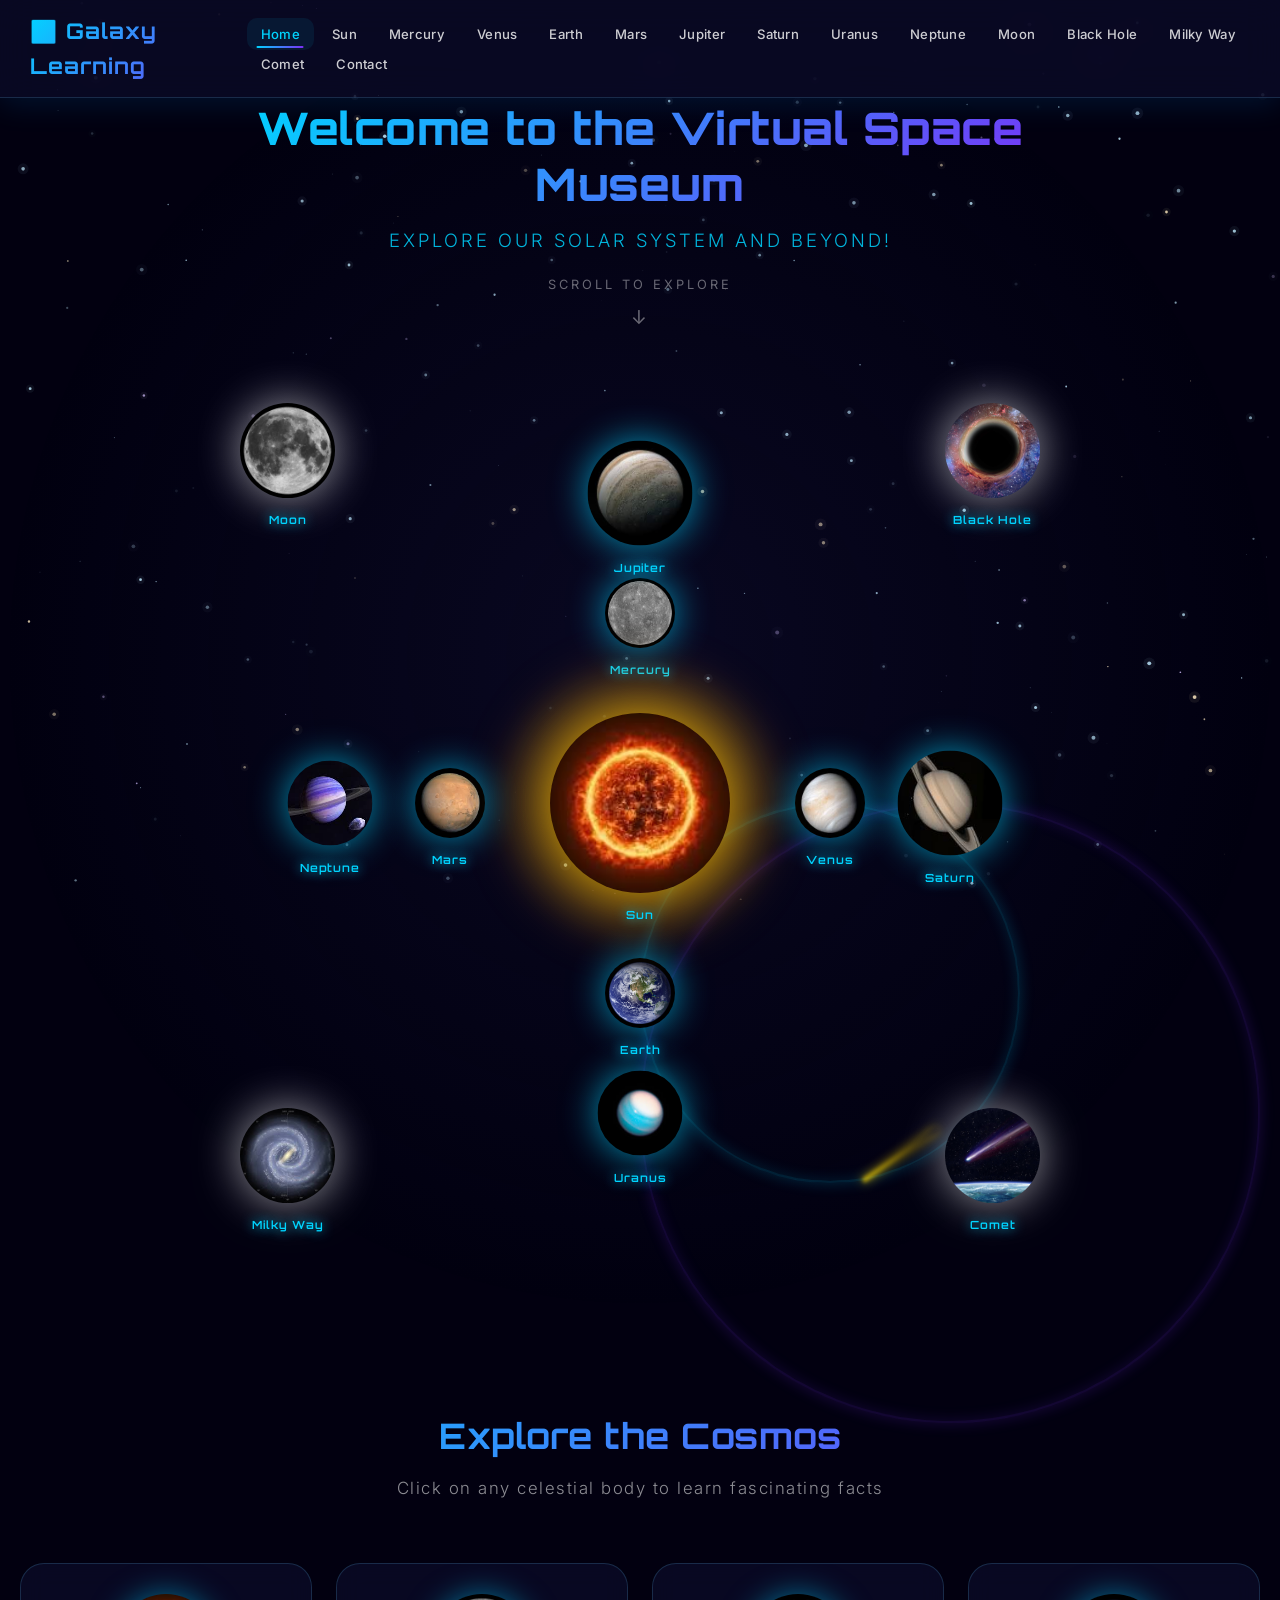
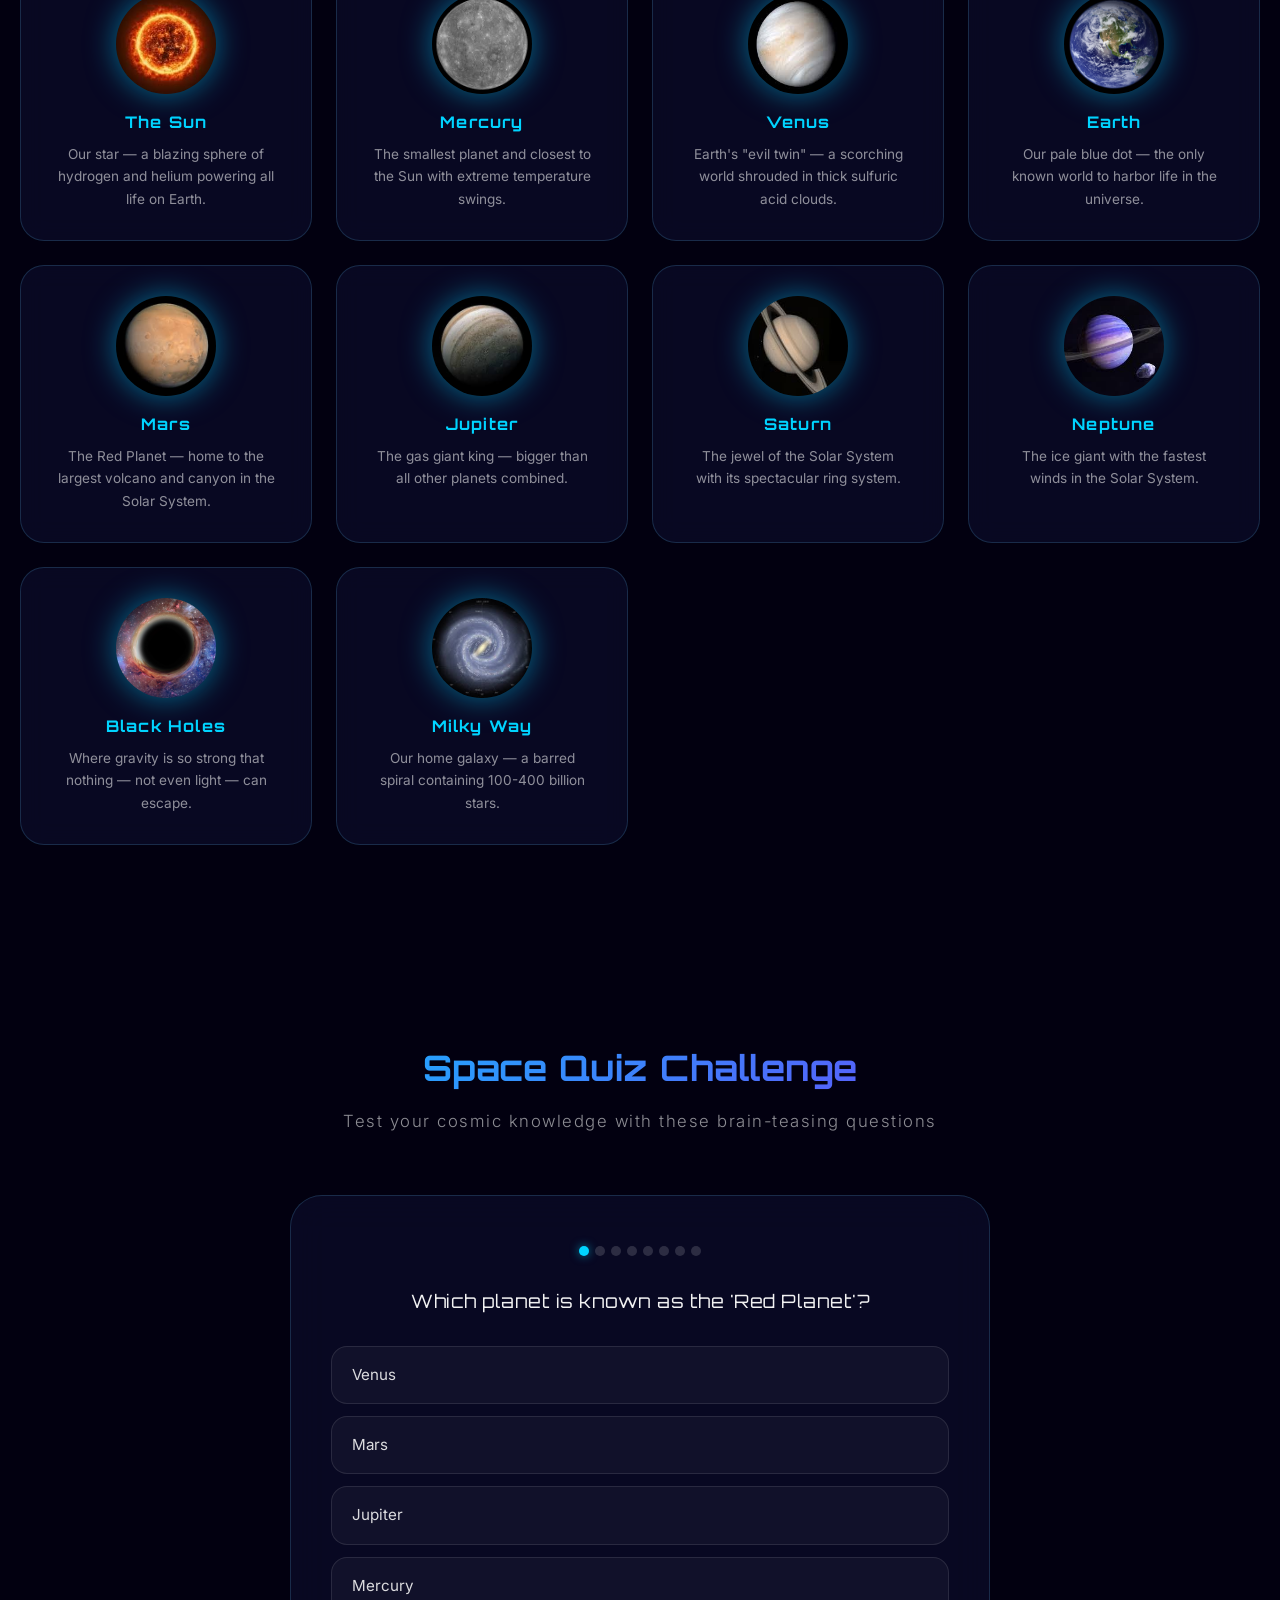
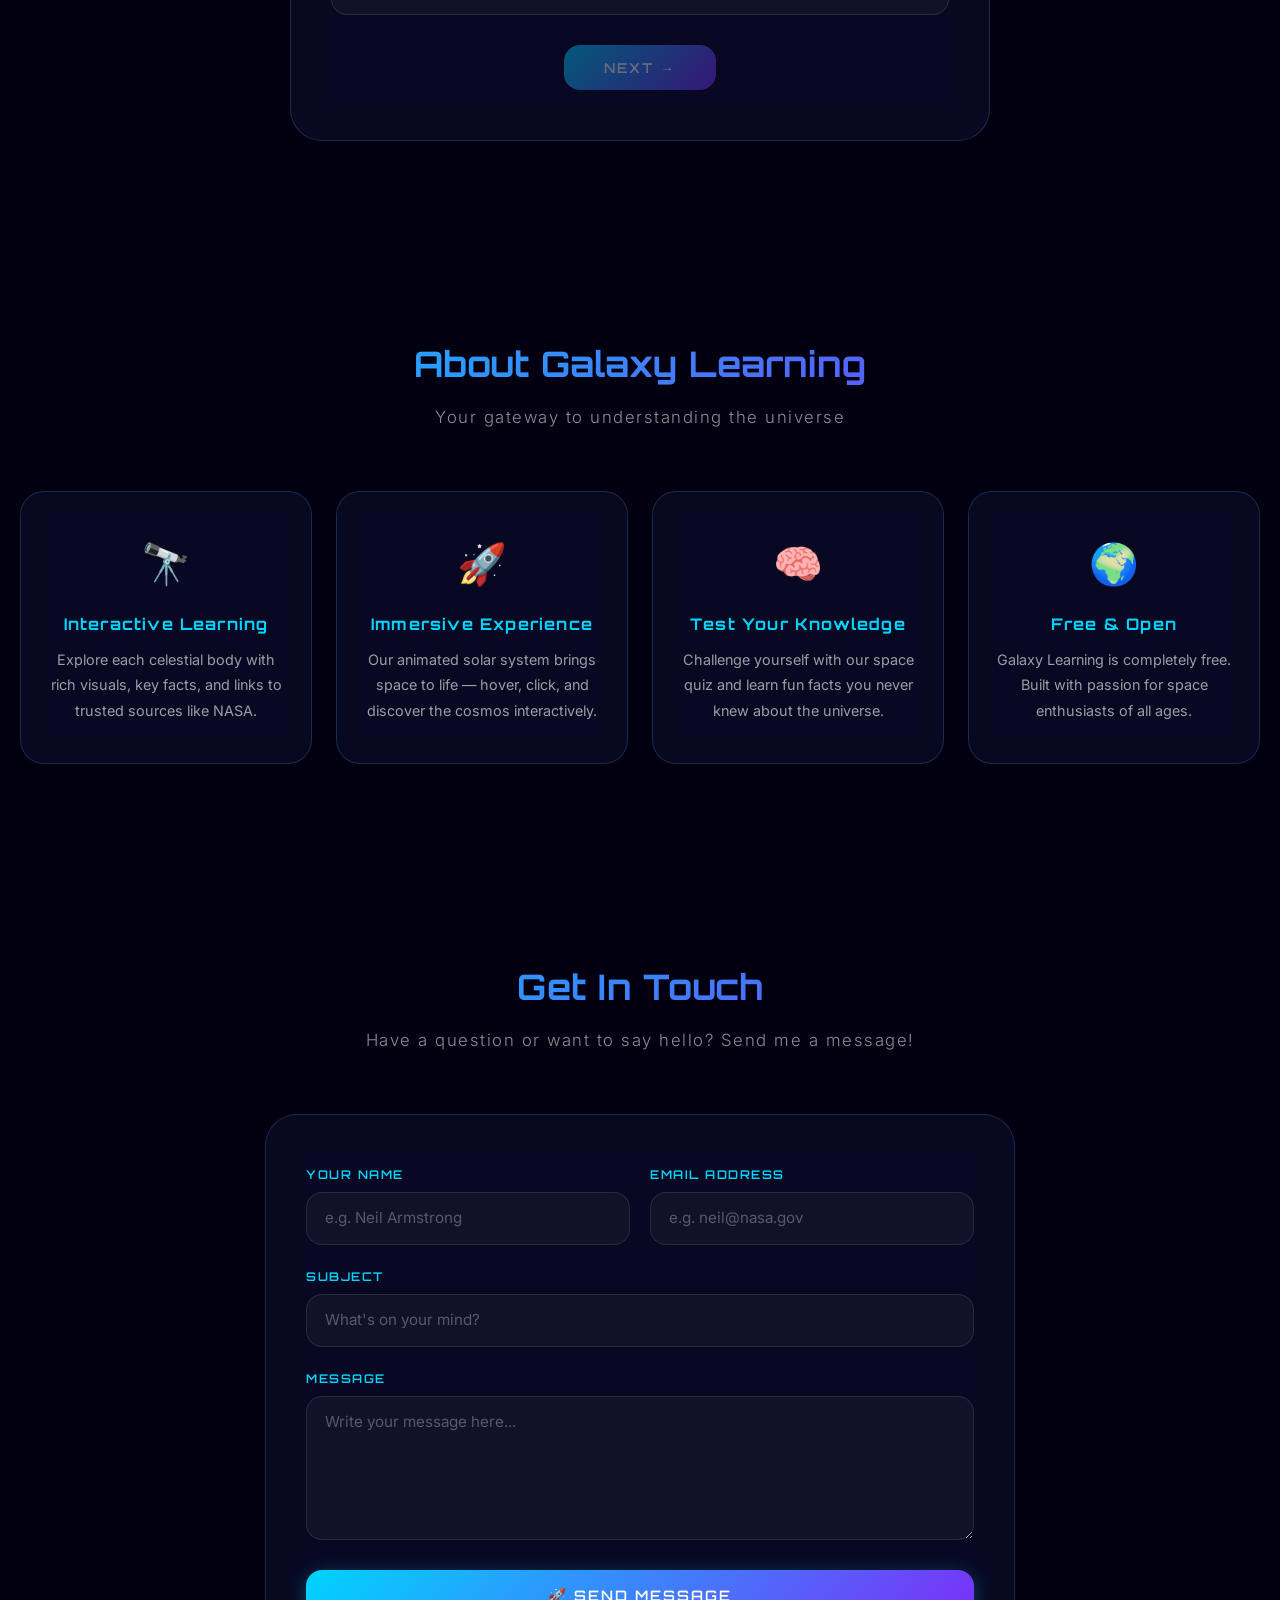
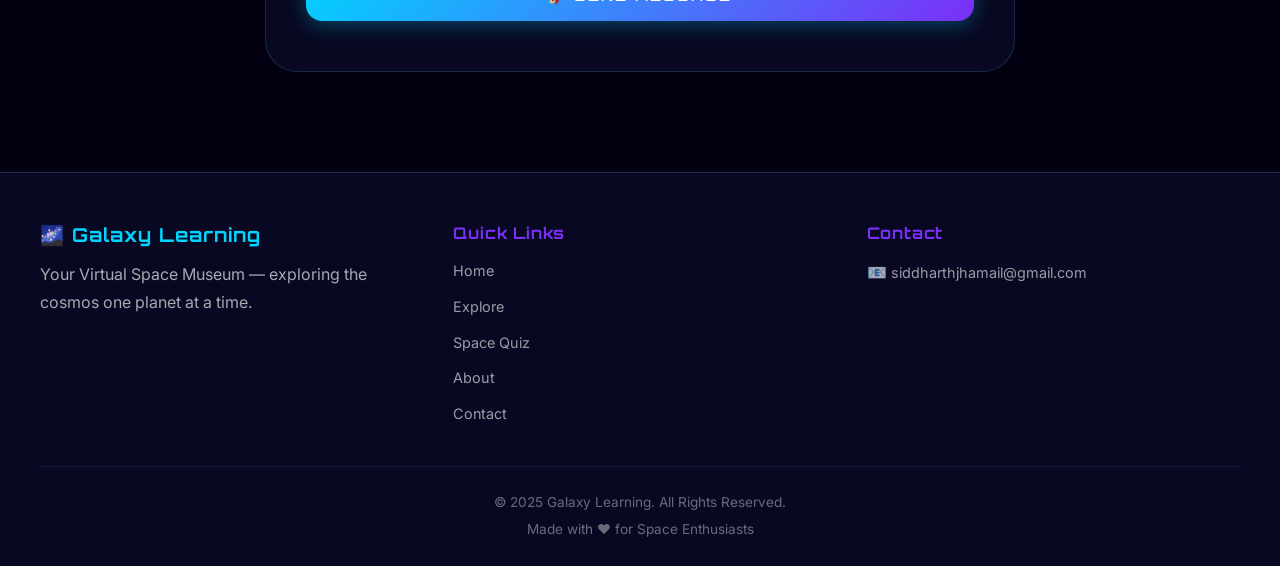
<file: index.html>
<!DOCTYPE html>
<html lang="en">
<head>
    <meta charset="UTF-8">
    <meta name="viewport" content="width=device-width, initial-scale=1.0">
    <title>Galaxy Learning — Virtual Space Museum</title>
    <meta name="description" content="Explore the wonders of our Solar System and beyond in this interactive Virtual Space Museum. Learn about planets, black holes, comets, and more.">
    <link rel="stylesheet" href="style.css">
</head>
<body>

    <!-- Loading Screen -->
    <div class="loading-screen" id="loadingScreen">
        <div class="rocket-wrapper">
            <div class="rocket">🚀</div>
            <div class="rocket-exhaust">
                <span class="flame flame-1"></span>
                <span class="flame flame-2"></span>
                <span class="flame flame-3"></span>
            </div>
        </div>
        <div class="loading-stars">
            <span class="star-particle"></span>
            <span class="star-particle"></span>
            <span class="star-particle"></span>
            <span class="star-particle"></span>
            <span class="star-particle"></span>
            <span class="star-particle"></span>
        </div>
        <div class="loading-text">Launching into space...</div>
    </div>

    <!-- Starfield Canvas -->
    <canvas id="starfield"></canvas>

    <!-- Navbar -->
    <nav class="navbar" id="navbar">
        <div class="nav-container">
            <h1 class="nav-logo">🌌 Galaxy Learning</h1>
            <button class="hamburger" id="hamburger" aria-label="Toggle Menu">
                <span></span><span></span><span></span>
            </button>
            <ul class="nav-menu" id="navMenu">
                <li><a href="index.html" class="active">Home</a></li>
                <li><a href="sun.html">Sun</a></li>
                <li><a href="mercury.html">Mercury</a></li>
                <li><a href="venus.html">Venus</a></li>
                <li><a href="earth.html">Earth</a></li>
                <li><a href="mars.html">Mars</a></li>
                <li><a href="jupiter.html">Jupiter</a></li>
                <li><a href="saturn.html">Saturn</a></li>
                <li><a href="uranus.html">Uranus</a></li>
                <li><a href="neptune.html">Neptune</a></li>
                <li><a href="moon.html">Moon</a></li>
                <li><a href="blackhole.html">Black Hole</a></li>
                <li><a href="milkyway.html">Milky Way</a></li>
                <li><a href="comet.html">Comet</a></li>
                <li><a href="#contact">Contact</a></li>
            </ul>
        </div>
    </nav>

    <!-- Hero: Solar System -->
    <div class="galaxy-container">
        <div class="welcome-text">
            <h1>Welcome to the Virtual Space Museum</h1>
            <p>Explore our Solar System and beyond!</p>
            <span class="scroll-hint">Scroll to explore</span>
        </div>

        <div class="solar-system-circular">
            <!-- Sun -->
            <div class="sun-center-new" onclick="navigateTo('sun.html')" title="Explore the Sun">
                <div class="sun-glow-new"></div>
                <img src="images/sun.jpg" alt="Sun">
                <div class="label">Sun</div>
            </div>

            <!-- Orbit Rings -->
            <div class="orbit-ring orbit-ring-inner"></div>
            <div class="orbit-ring orbit-ring-outer"></div>

            <!-- Inner Planets -->
            <div class="planet-circle planet-circle-inner">
                <div class="planet-item planet-small planet-pos-1" onclick="navigateTo('mercury.html')" title="Mercury">
                    <img src="images/mercury.jpg" alt="Mercury">
                    <div class="label">Mercury</div>
                </div>
                <div class="planet-item planet-small planet-pos-2" onclick="navigateTo('venus.html')" title="Venus">
                    <img src="images/venus.jpg" alt="Venus">
                    <div class="label">Venus</div>
                </div>
                <div class="planet-item planet-small planet-pos-3" onclick="navigateTo('earth.html')" title="Earth">
                    <img src="images/earth.jpg" alt="Earth">
                    <div class="label">Earth</div>
                </div>
                <div class="planet-item planet-small planet-pos-4" onclick="navigateTo('mars.html')" title="Mars">
                    <img src="images/mars.jpg" alt="Mars">
                    <div class="label">Mars</div>
                </div>
            </div>

            <!-- Outer Planets -->
            <div class="planet-circle planet-circle-outer">
                <div class="planet-item planet-large planet-pos-1" onclick="navigateTo('jupiter.html')" title="Jupiter">
                    <img src="images/jupiter.jpg" alt="Jupiter">
                    <div class="label">Jupiter</div>
                </div>
                <div class="planet-item planet-large planet-pos-2" onclick="navigateTo('saturn.html')" title="Saturn">
                    <img src="images/saturn.jpg" alt="Saturn">
                    <div class="label">Saturn</div>
                </div>
                <div class="planet-item planet-medium planet-pos-3" onclick="navigateTo('uranus.html')" title="Uranus">
                    <img src="images/uranus.jpg" alt="Uranus">
                    <div class="label">Uranus</div>
                </div>
                <div class="planet-item planet-medium planet-pos-4" onclick="navigateTo('neptune.html')" title="Neptune">
                    <img src="images/neptune.jpg" alt="Neptune">
                    <div class="label">Neptune</div>
                </div>
            </div>

            <!-- Special Objects -->
            <div class="special-object special-topleft" onclick="navigateTo('moon.html')" title="Moon">
                <img src="images/moon.jpg" alt="Moon">
                <div class="label">Moon</div>
            </div>
            <div class="special-object special-topright" onclick="navigateTo('blackhole.html')" title="Black Hole">
                <img src="images/blackwhole.jpg" alt="Black Hole">
                <div class="label">Black Hole</div>
            </div>
            <div class="special-object special-bottomleft" onclick="navigateTo('milkyway.html')" title="Milky Way">
                <img src="images/milkway.jpg" alt="Milky Way">
                <div class="label">Milky Way</div>
            </div>
            <div class="special-object special-bottomright" onclick="navigateTo('comet.html')" title="Comet">
                <img src="images/comet.jpg" alt="Comet">
                <div class="comet-tail-new"></div>
                <div class="label">Comet</div>
            </div>
        </div>
    </div>

    <!-- Explore Section -->
    <section class="section" id="explore">
        <h2 class="section-title reveal">Explore the Cosmos</h2>
        <p class="section-subtitle reveal">Click on any celestial body to learn fascinating facts</p>
        <div class="explore-grid">
            <a href="sun.html" class="explore-card reveal">
                <img src="images/sun.jpg" alt="Sun">
                <h3>The Sun</h3>
                <p>Our star — a blazing sphere of hydrogen and helium powering all life on Earth.</p>
            </a>
            <a href="mercury.html" class="explore-card reveal">
                <img src="images/mercury.jpg" alt="Mercury">
                <h3>Mercury</h3>
                <p>The smallest planet and closest to the Sun with extreme temperature swings.</p>
            </a>
            <a href="venus.html" class="explore-card reveal">
                <img src="images/venus.jpg" alt="Venus">
                <h3>Venus</h3>
                <p>Earth's "evil twin" — a scorching world shrouded in thick sulfuric acid clouds.</p>
            </a>
            <a href="earth.html" class="explore-card reveal">
                <img src="images/earth.jpg" alt="Earth">
                <h3>Earth</h3>
                <p>Our pale blue dot — the only known world to harbor life in the universe.</p>
            </a>
            <a href="mars.html" class="explore-card reveal">
                <img src="images/mars.jpg" alt="Mars">
                <h3>Mars</h3>
                <p>The Red Planet — home to the largest volcano and canyon in the Solar System.</p>
            </a>
            <a href="jupiter.html" class="explore-card reveal">
                <img src="images/jupiter.jpg" alt="Jupiter">
                <h3>Jupiter</h3>
                <p>The gas giant king — bigger than all other planets combined.</p>
            </a>
            <a href="saturn.html" class="explore-card reveal">
                <img src="images/saturn.jpg" alt="Saturn">
                <h3>Saturn</h3>
                <p>The jewel of the Solar System with its spectacular ring system.</p>
            </a>
            <a href="neptune.html" class="explore-card reveal">
                <img src="images/neptune.jpg" alt="Neptune">
                <h3>Neptune</h3>
                <p>The ice giant with the fastest winds in the Solar System.</p>
            </a>
            <a href="blackhole.html" class="explore-card reveal">
                <img src="images/blackwhole.jpg" alt="Black Hole">
                <h3>Black Holes</h3>
                <p>Where gravity is so strong that nothing — not even light — can escape.</p>
            </a>
            <a href="milkyway.html" class="explore-card reveal">
                <img src="images/milkway.jpg" alt="Milky Way">
                <h3>Milky Way</h3>
                <p>Our home galaxy — a barred spiral containing 100-400 billion stars.</p>
            </a>
        </div>
    </section>

    <!-- Quiz Section -->
    <section class="section" id="quiz">
        <h2 class="section-title reveal">Space Quiz Challenge</h2>
        <p class="section-subtitle reveal">Test your cosmic knowledge with these brain-teasing questions</p>
        <div class="quiz-container reveal" id="quizContainer">
            <div class="quiz-progress" id="quizProgress"></div>
            <div id="quizContent"></div>
        </div>
    </section>

    <!-- About Section -->
    <section class="section" id="about">
        <h2 class="section-title reveal">About Galaxy Learning</h2>
        <p class="section-subtitle reveal">Your gateway to understanding the universe</p>
        <div class="about-grid">
            <div class="about-card reveal">
                <span class="icon">🔭</span>
                <h3>Interactive Learning</h3>
                <p>Explore each celestial body with rich visuals, key facts, and links to trusted sources like NASA.</p>
            </div>
            <div class="about-card reveal">
                <span class="icon">🚀</span>
                <h3>Immersive Experience</h3>
                <p>Our animated solar system brings space to life — hover, click, and discover the cosmos interactively.</p>
            </div>
            <div class="about-card reveal">
                <span class="icon">🧠</span>
                <h3>Test Your Knowledge</h3>
                <p>Challenge yourself with our space quiz and learn fun facts you never knew about the universe.</p>
            </div>
            <div class="about-card reveal">
                <span class="icon">🌍</span>
                <h3>Free & Open</h3>
                <p>Galaxy Learning is completely free. Built with passion for space enthusiasts of all ages.</p>
            </div>
        </div>
    </section>

    <!-- Contact Section -->
    <section class="section" id="contact">
        <h2 class="section-title reveal">Get In Touch</h2>
        <p class="section-subtitle reveal">Have a question or want to say hello? Send me a message!</p>
        <div class="contact-container reveal">
            <form class="contact-form" id="contactForm">
                <div class="form-row">
                    <div class="form-group">
                        <label for="contactName">Your Name</label>
                        <input type="text" id="contactName" name="name" placeholder="e.g. Neil Armstrong" required>
                    </div>
                    <div class="form-group">
                        <label for="contactEmail">Email Address</label>
                        <input type="email" id="contactEmail" name="email" placeholder="e.g. neil@nasa.gov" required>
                    </div>
                </div>
                <div class="form-group">
                    <label for="contactSubject">Subject</label>
                    <input type="text" id="contactSubject" name="subject" placeholder="What's on your mind?">
                </div>
                <div class="form-group">
                    <label for="contactMessage">Message</label>
                    <textarea id="contactMessage" name="message" rows="5" placeholder="Write your message here..." required></textarea>
                </div>
                <button type="submit" class="form-submit-btn" id="contactSubmitBtn">
                    <span class="btn-text">🚀 Send Message</span>
                    <span class="btn-loading" style="display:none;">Sending...</span>
                </button>
            </form>
            <div class="form-success" id="contactSuccess" style="display:none;">
                <span class="success-icon">✅</span>
                <h3>Message Sent!</h3>
                <p>Thanks for reaching out. I'll get back to you soon!</p>
            </div>
        </div>
    </section>

    <!-- Footer -->
    <footer class="footer">
        <div class="footer-content">
            <div class="footer-section">
                <h3>🌌 Galaxy Learning</h3>
                <p>Your Virtual Space Museum — exploring the cosmos one planet at a time.</p>
            </div>

            <div class="footer-section">
                <h4>Quick Links</h4>
                <ul class="footer-links">
                    <li><a href="index.html">Home</a></li>
                    <li><a href="#explore">Explore</a></li>
                    <li><a href="#quiz">Space Quiz</a></li>
                    <li><a href="#about">About</a></li>
                    <li><a href="#contact">Contact</a></li>
                </ul>
            </div>

            <div class="footer-section">
                <h4>Contact</h4>
                <p>📧 <a href="mailto:siddharthjhamail@gmail.com">siddharthjhamail@gmail.com</a></p>
            </div>
        </div>

        <div class="footer-bottom">
            <p>&copy; 2025 Galaxy Learning. All Rights Reserved.</p>
            <p>Made with ❤️ for Space Enthusiasts</p>
        </div>
    </footer>

    <!-- Scroll to Top -->
    <button class="scroll-top-btn" id="scrollTopBtn" title="Back to top">↑</button>

    <script src="script.js"></script>
</body>
</html>
</file>
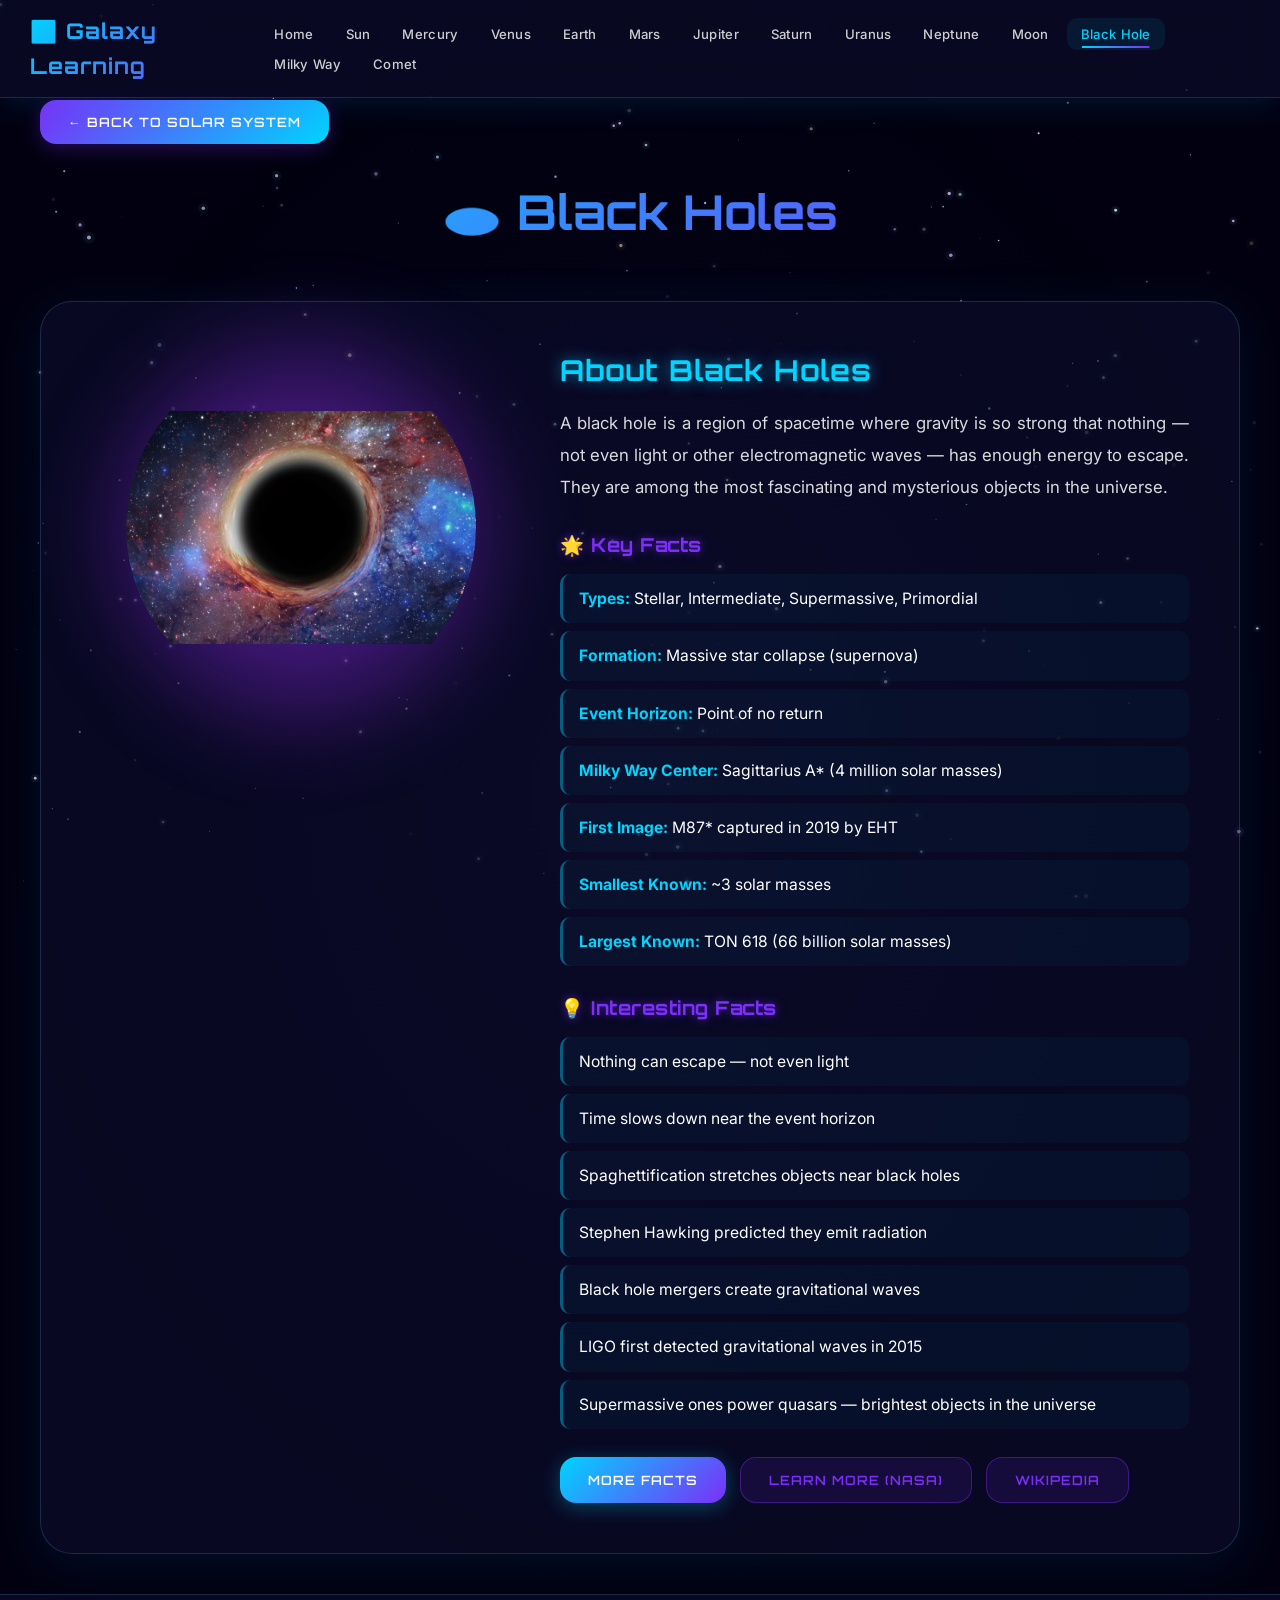
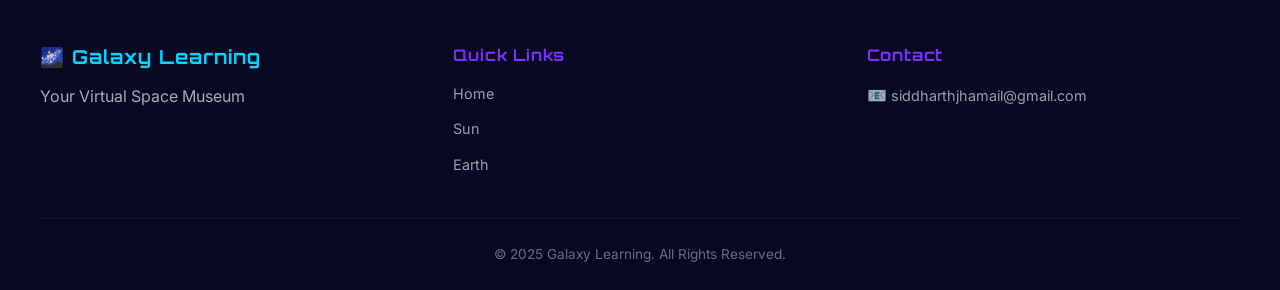
<file: blackhole.html>
<!DOCTYPE html>
<html lang="en">
<head>
    <meta charset="UTF-8">
    <meta name="viewport" content="width=device-width, initial-scale=1.0">
    <title>Black Holes — Galaxy Learning</title>
    <meta name="description" content="Learn about Black Holes — regions of spacetime where gravity is so strong that nothing can escape.">
    <link rel="stylesheet" href="style.css">
</head>
<body>
    <canvas id="starfield"></canvas>
    <nav class="navbar" id="navbar">
        <div class="nav-container">
            <h1 class="nav-logo">🌌 Galaxy Learning</h1>
            <button class="hamburger" id="hamburger" aria-label="Toggle Menu"><span></span><span></span><span></span></button>
            <ul class="nav-menu" id="navMenu">
                <li><a href="index.html">Home</a></li><li><a href="sun.html">Sun</a></li>
                <li><a href="mercury.html">Mercury</a></li><li><a href="venus.html">Venus</a></li>
                <li><a href="earth.html">Earth</a></li><li><a href="mars.html">Mars</a></li>
                <li><a href="jupiter.html">Jupiter</a></li><li><a href="saturn.html">Saturn</a></li>
                <li><a href="uranus.html">Uranus</a></li><li><a href="neptune.html">Neptune</a></li>
                <li><a href="moon.html">Moon</a></li><li><a href="blackhole.html" class="active">Black Hole</a></li>
                <li><a href="milkyway.html">Milky Way</a></li><li><a href="comet.html">Comet</a></li>
            </ul>
        </div>
    </nav>
    <div class="detail-page">
        <div class="content-wrapper">
            <a href="index.html" class="btn-back">← Back to Solar System</a>
            <h1 class="page-title glow-text">🕳️ Black Holes</h1>
            <div class="detail-content">
                <div class="image-section">
                    <img src="images/blackwhole.jpg" alt="Black Hole" class="detail-image pulsing">
                    <div class="image-glow blackhole-glow-effect"></div>
                </div>
                <div class="info-section">
                    <h2>About Black Holes</h2>
                    <p class="intro-text">A black hole is a region of spacetime where gravity is so strong that nothing — not even light or other electromagnetic waves — has enough energy to escape. They are among the most fascinating and mysterious objects in the universe.</p>
                    <h3>🌟 Key Facts</h3>
                    <ul class="facts-list">
                        <li><strong>Types:</strong> Stellar, Intermediate, Supermassive, Primordial</li>
                        <li><strong>Formation:</strong> Massive star collapse (supernova)</li>
                        <li><strong>Event Horizon:</strong> Point of no return</li>
                        <li><strong>Milky Way Center:</strong> Sagittarius A* (4 million solar masses)</li>
                        <li><strong>First Image:</strong> M87* captured in 2019 by EHT</li>
                        <li><strong>Smallest Known:</strong> ~3 solar masses</li>
                        <li><strong>Largest Known:</strong> TON 618 (66 billion solar masses)</li>
                    </ul>
                    <h3>💡 Interesting Facts</h3>
                    <ul class="facts-list">
                        <li>Nothing can escape — not even light</li>
                        <li>Time slows down near the event horizon</li>
                        <li>Spaghettification stretches objects near black holes</li>
                        <li>Stephen Hawking predicted they emit radiation</li>
                        <li>Black hole mergers create gravitational waves</li>
                        <li>LIGO first detected gravitational waves in 2015</li>
                        <li>Supermassive ones power quasars — brightest objects in the universe</li>
                    </ul>
                    <div class="button-group">
                        <button class="btn-primary" onclick="showModal('blackhole')">More Facts</button>
                        <a href="https://science.nasa.gov/black-holes/" target="_blank" class="btn-learn">Learn More (NASA)</a>
                        <a href="https://en.wikipedia.org/wiki/Black_hole" target="_blank" class="btn-learn">Wikipedia</a>
                    </div>
                </div>
            </div>
        </div>
    </div>
    <div id="factModal" class="modal"><div class="modal-content"><span class="close-modal">&times;</span><h2 id="modalTitle"></h2><div id="modalBody"></div></div></div>
    <footer class="footer"><div class="footer-content"><div class="footer-section"><h3>🌌 Galaxy Learning</h3><p>Your Virtual Space Museum</p></div><div class="footer-section"><h4>Quick Links</h4><ul class="footer-links"><li><a href="index.html">Home</a></li><li><a href="sun.html">Sun</a></li><li><a href="earth.html">Earth</a></li></ul></div><div class="footer-section"><h4>Contact</h4><p>📧 <a href="mailto:siddharthjhamail@gmail.com">siddharthjhamail@gmail.com</a></p></div></div><div class="footer-bottom"><p>&copy; 2025 Galaxy Learning. All Rights Reserved.</p></div></footer>
    <script src="script.js"></script>
</body>
</html>
</file>
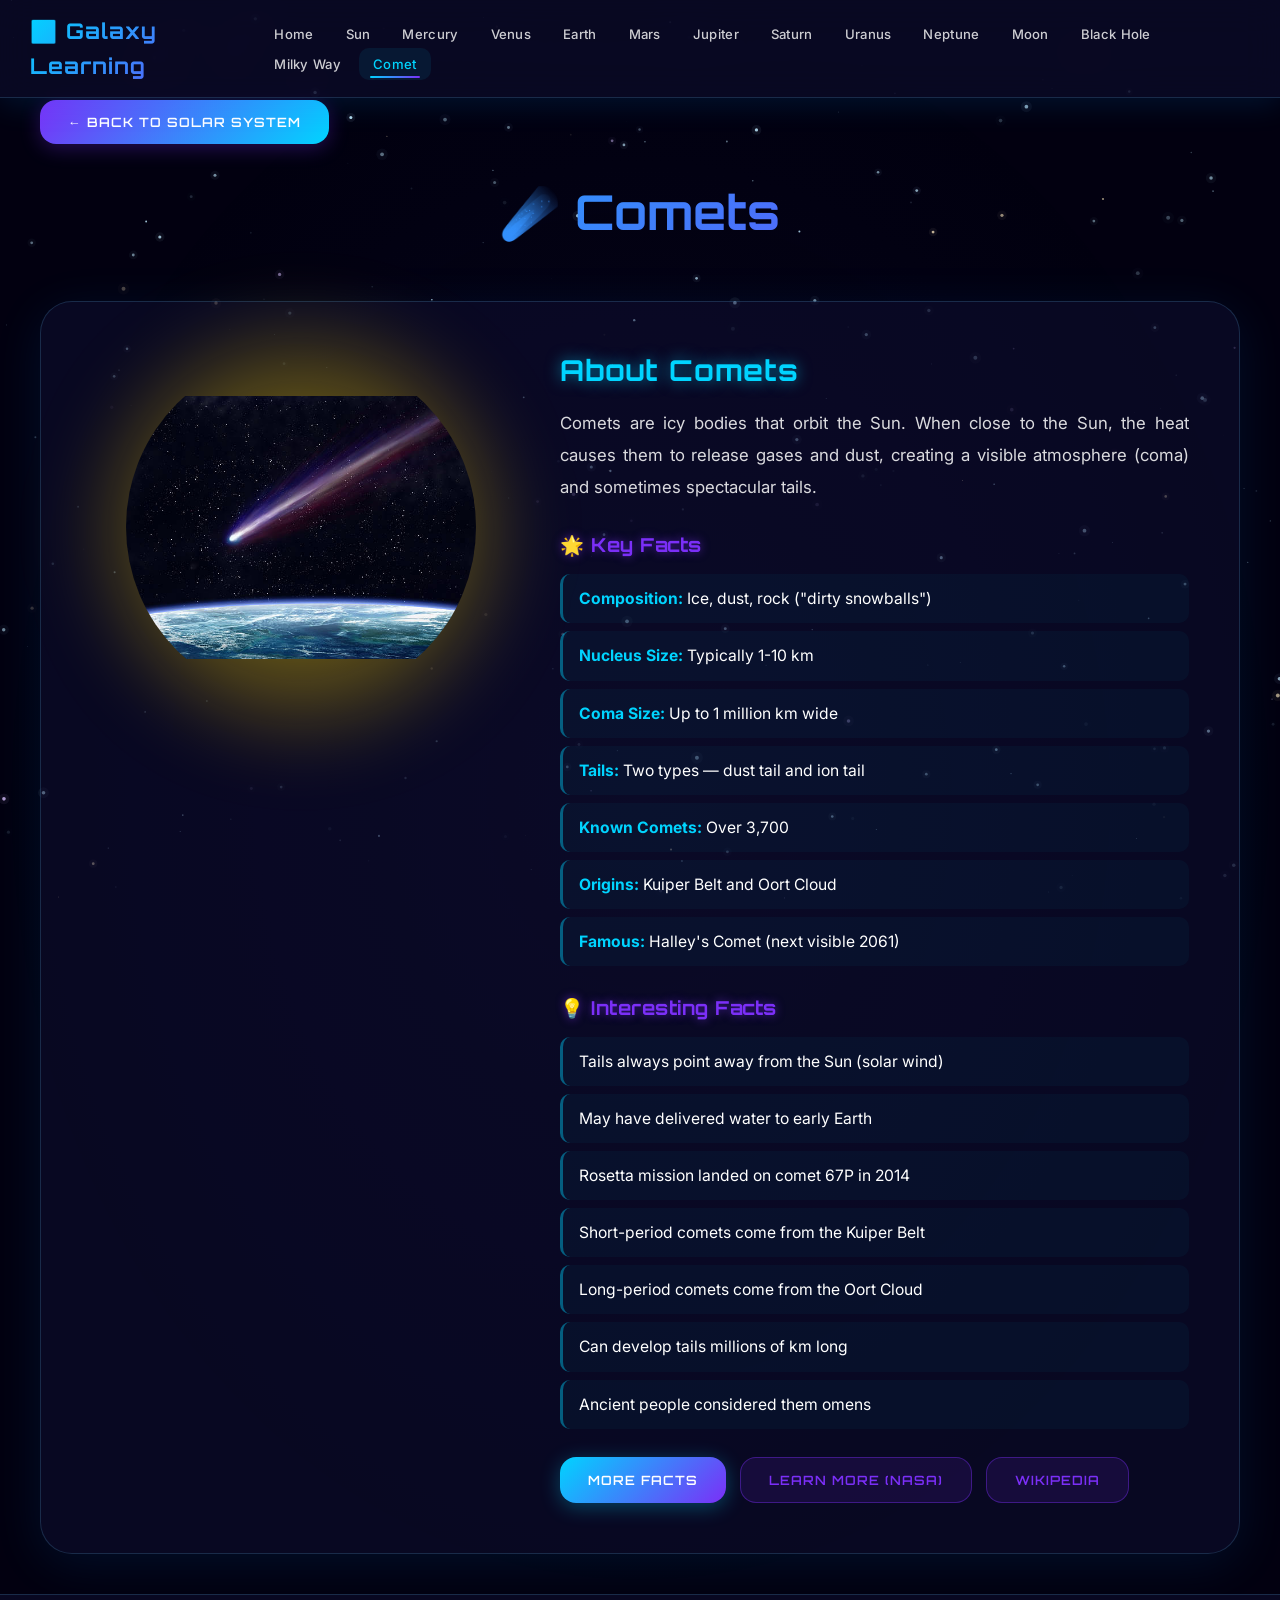
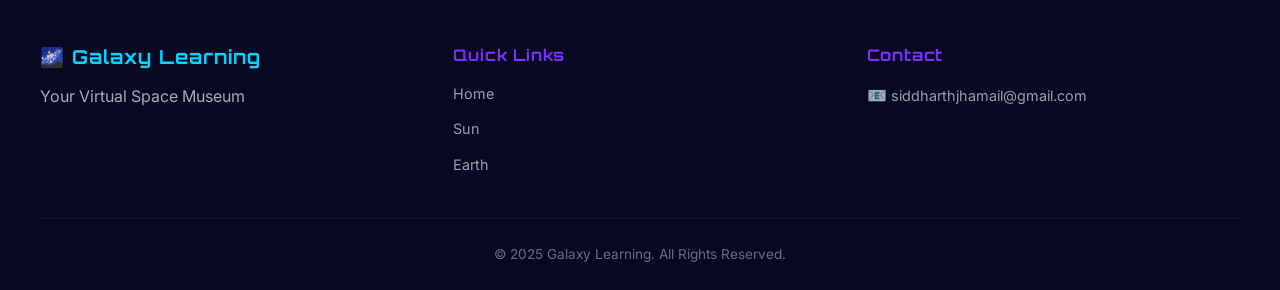
<file: comet.html>
<!DOCTYPE html>
<html lang="en">
<head>
    <meta charset="UTF-8">
    <meta name="viewport" content="width=device-width, initial-scale=1.0">
    <title>Comets — Galaxy Learning</title>
    <meta name="description" content="Learn about Comets — icy visitors that create spectacular tails as they approach the Sun.">
    <link rel="stylesheet" href="style.css">
</head>
<body>
    <canvas id="starfield"></canvas>
    <nav class="navbar" id="navbar">
        <div class="nav-container">
            <h1 class="nav-logo">🌌 Galaxy Learning</h1>
            <button class="hamburger" id="hamburger" aria-label="Toggle Menu"><span></span><span></span><span></span></button>
            <ul class="nav-menu" id="navMenu">
                <li><a href="index.html">Home</a></li><li><a href="sun.html">Sun</a></li>
                <li><a href="mercury.html">Mercury</a></li><li><a href="venus.html">Venus</a></li>
                <li><a href="earth.html">Earth</a></li><li><a href="mars.html">Mars</a></li>
                <li><a href="jupiter.html">Jupiter</a></li><li><a href="saturn.html">Saturn</a></li>
                <li><a href="uranus.html">Uranus</a></li><li><a href="neptune.html">Neptune</a></li>
                <li><a href="moon.html">Moon</a></li><li><a href="blackhole.html">Black Hole</a></li>
                <li><a href="milkyway.html">Milky Way</a></li><li><a href="comet.html" class="active">Comet</a></li>
            </ul>
        </div>
    </nav>
    <div class="detail-page">
        <div class="content-wrapper">
            <a href="index.html" class="btn-back">← Back to Solar System</a>
            <h1 class="page-title glow-text">☄️ Comets</h1>
            <div class="detail-content">
                <div class="image-section">
                    <img src="images/comet.jpg" alt="Comet" class="detail-image pulsing">
                    <div class="image-glow comet-glow-effect"></div>
                </div>
                <div class="info-section">
                    <h2>About Comets</h2>
                    <p class="intro-text">Comets are icy bodies that orbit the Sun. When close to the Sun, the heat causes them to release gases and dust, creating a visible atmosphere (coma) and sometimes spectacular tails.</p>
                    <h3>🌟 Key Facts</h3>
                    <ul class="facts-list">
                        <li><strong>Composition:</strong> Ice, dust, rock ("dirty snowballs")</li>
                        <li><strong>Nucleus Size:</strong> Typically 1-10 km</li>
                        <li><strong>Coma Size:</strong> Up to 1 million km wide</li>
                        <li><strong>Tails:</strong> Two types — dust tail and ion tail</li>
                        <li><strong>Known Comets:</strong> Over 3,700</li>
                        <li><strong>Origins:</strong> Kuiper Belt and Oort Cloud</li>
                        <li><strong>Famous:</strong> Halley's Comet (next visible 2061)</li>
                    </ul>
                    <h3>💡 Interesting Facts</h3>
                    <ul class="facts-list">
                        <li>Tails always point away from the Sun (solar wind)</li>
                        <li>May have delivered water to early Earth</li>
                        <li>Rosetta mission landed on comet 67P in 2014</li>
                        <li>Short-period comets come from the Kuiper Belt</li>
                        <li>Long-period comets come from the Oort Cloud</li>
                        <li>Can develop tails millions of km long</li>
                        <li>Ancient people considered them omens</li>
                    </ul>
                    <div class="button-group">
                        <button class="btn-primary" onclick="showModal('comet')">More Facts</button>
                        <a href="https://science.nasa.gov/solar-system/comets/" target="_blank" class="btn-learn">Learn More (NASA)</a>
                        <a href="https://en.wikipedia.org/wiki/Comet" target="_blank" class="btn-learn">Wikipedia</a>
                    </div>
                </div>
            </div>
        </div>
    </div>
    <div id="factModal" class="modal"><div class="modal-content"><span class="close-modal">&times;</span><h2 id="modalTitle"></h2><div id="modalBody"></div></div></div>
    <footer class="footer"><div class="footer-content"><div class="footer-section"><h3>🌌 Galaxy Learning</h3><p>Your Virtual Space Museum</p></div><div class="footer-section"><h4>Quick Links</h4><ul class="footer-links"><li><a href="index.html">Home</a></li><li><a href="sun.html">Sun</a></li><li><a href="earth.html">Earth</a></li></ul></div><div class="footer-section"><h4>Contact</h4><p>📧 <a href="mailto:siddharthjhamail@gmail.com">siddharthjhamail@gmail.com</a></p></div></div><div class="footer-bottom"><p>&copy; 2025 Galaxy Learning. All Rights Reserved.</p></div></footer>
    <script src="script.js"></script>
</body>
</html>
</file>
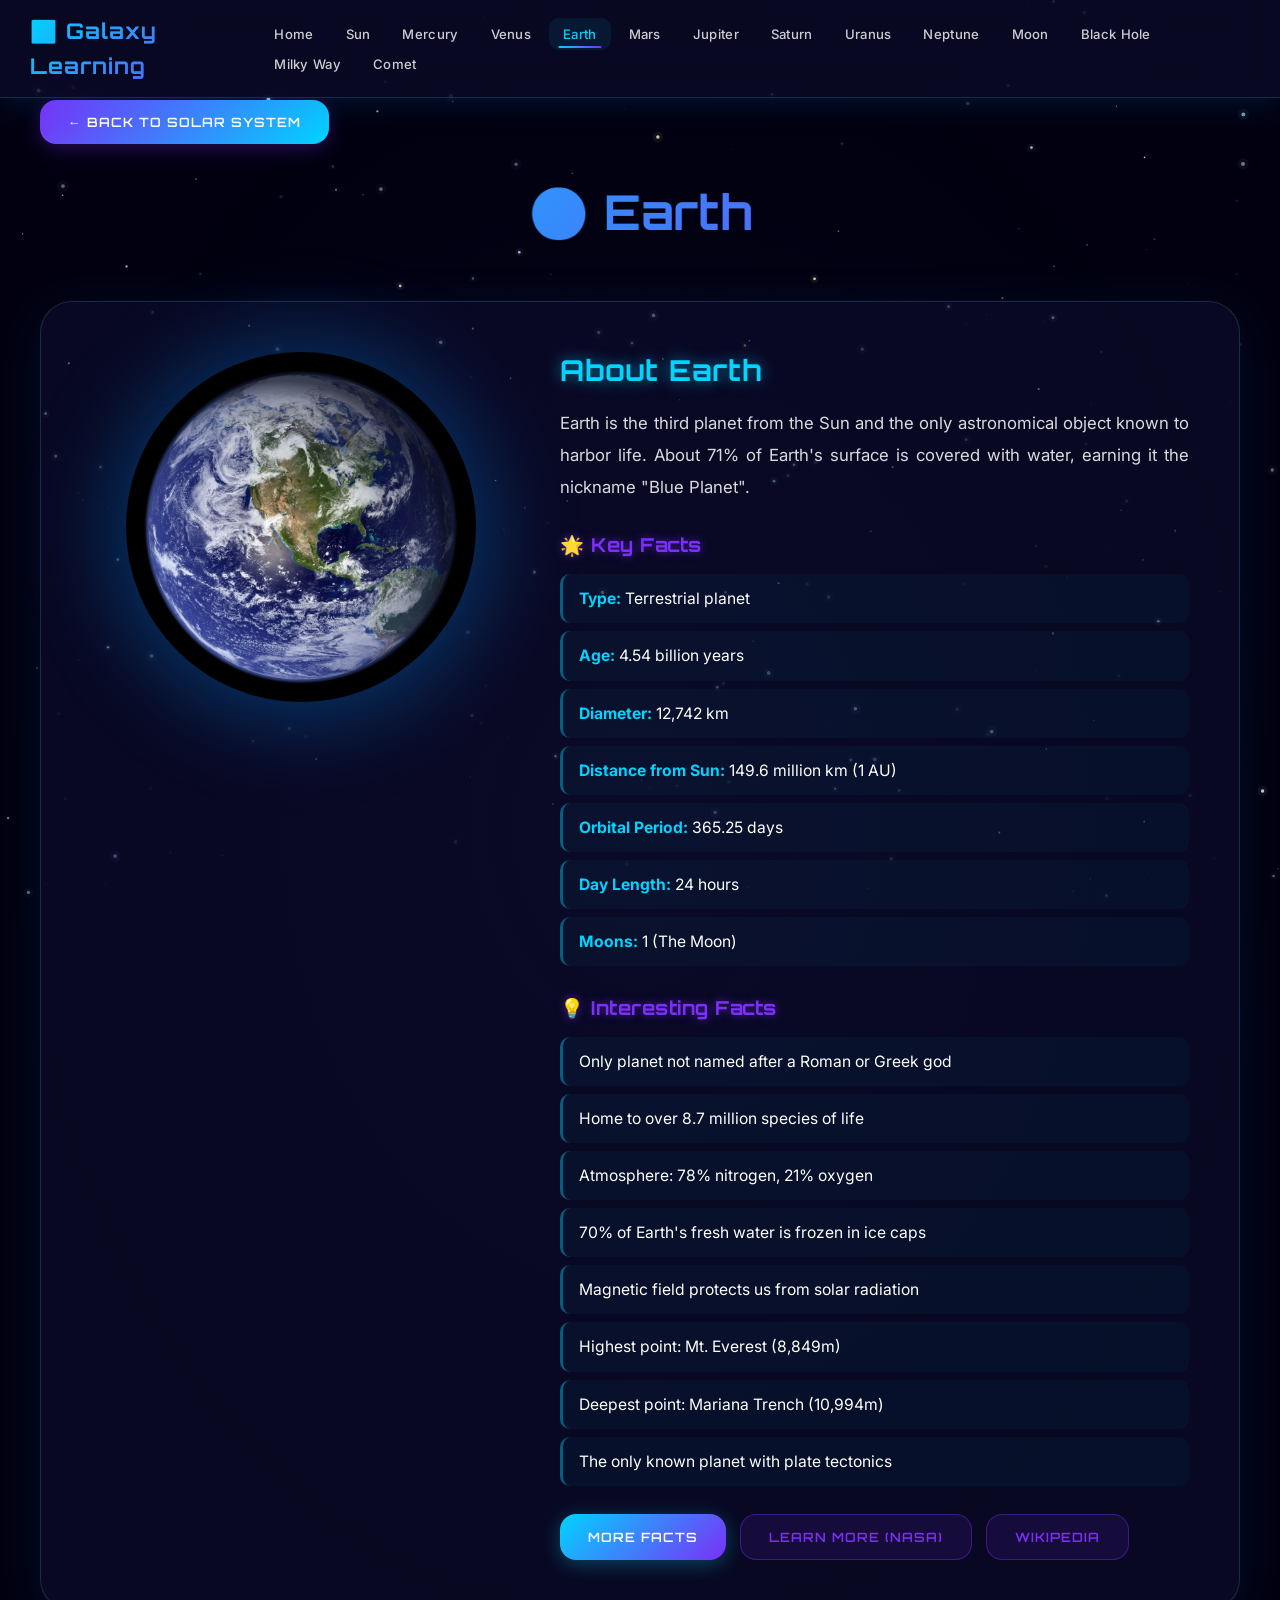
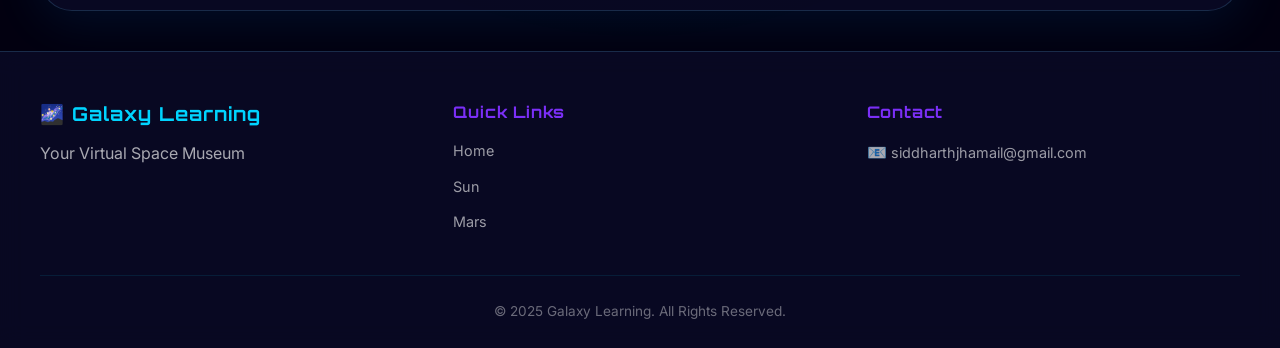
<file: earth.html>
<!DOCTYPE html>
<html lang="en">
<head>
    <meta charset="UTF-8">
    <meta name="viewport" content="width=device-width, initial-scale=1.0">
    <title>Earth — Galaxy Learning</title>
    <meta name="description" content="Learn about Earth — our pale blue dot, the only known world to harbor life.">
    <link rel="stylesheet" href="style.css">
</head>
<body>
    <canvas id="starfield"></canvas>
    <nav class="navbar" id="navbar">
        <div class="nav-container">
            <h1 class="nav-logo">🌌 Galaxy Learning</h1>
            <button class="hamburger" id="hamburger" aria-label="Toggle Menu"><span></span><span></span><span></span></button>
            <ul class="nav-menu" id="navMenu">
                <li><a href="index.html">Home</a></li><li><a href="sun.html">Sun</a></li>
                <li><a href="mercury.html">Mercury</a></li><li><a href="venus.html">Venus</a></li>
                <li><a href="earth.html" class="active">Earth</a></li><li><a href="mars.html">Mars</a></li>
                <li><a href="jupiter.html">Jupiter</a></li><li><a href="saturn.html">Saturn</a></li>
                <li><a href="uranus.html">Uranus</a></li><li><a href="neptune.html">Neptune</a></li>
                <li><a href="moon.html">Moon</a></li><li><a href="blackhole.html">Black Hole</a></li>
                <li><a href="milkyway.html">Milky Way</a></li><li><a href="comet.html">Comet</a></li>
            </ul>
        </div>
    </nav>
    <div class="detail-page">
        <div class="content-wrapper">
            <a href="index.html" class="btn-back">← Back to Solar System</a>
            <h1 class="page-title glow-text">🌍 Earth</h1>
            <div class="detail-content">
                <div class="image-section">
                    <img src="images/earth.jpg" alt="Earth" class="detail-image pulsing">
                    <div class="image-glow earth-glow-effect"></div>
                </div>
                <div class="info-section">
                    <h2>About Earth</h2>
                    <p class="intro-text">Earth is the third planet from the Sun and the only astronomical object known to harbor life. About 71% of Earth's surface is covered with water, earning it the nickname "Blue Planet".</p>
                    <h3>🌟 Key Facts</h3>
                    <ul class="facts-list">
                        <li><strong>Type:</strong> Terrestrial planet</li>
                        <li><strong>Age:</strong> 4.54 billion years</li>
                        <li><strong>Diameter:</strong> 12,742 km</li>
                        <li><strong>Distance from Sun:</strong> 149.6 million km (1 AU)</li>
                        <li><strong>Orbital Period:</strong> 365.25 days</li>
                        <li><strong>Day Length:</strong> 24 hours</li>
                        <li><strong>Moons:</strong> 1 (The Moon)</li>
                    </ul>
                    <h3>💡 Interesting Facts</h3>
                    <ul class="facts-list">
                        <li>Only planet not named after a Roman or Greek god</li>
                        <li>Home to over 8.7 million species of life</li>
                        <li>Atmosphere: 78% nitrogen, 21% oxygen</li>
                        <li>70% of Earth's fresh water is frozen in ice caps</li>
                        <li>Magnetic field protects us from solar radiation</li>
                        <li>Highest point: Mt. Everest (8,849m)</li>
                        <li>Deepest point: Mariana Trench (10,994m)</li>
                        <li>The only known planet with plate tectonics</li>
                    </ul>
                    <div class="button-group">
                        <button class="btn-primary" onclick="showModal('earth')">More Facts</button>
                        <a href="https://science.nasa.gov/earth/" target="_blank" class="btn-learn">Learn More (NASA)</a>
                        <a href="https://en.wikipedia.org/wiki/Earth" target="_blank" class="btn-learn">Wikipedia</a>
                    </div>
                </div>
            </div>
        </div>
    </div>
    <div id="factModal" class="modal"><div class="modal-content"><span class="close-modal">&times;</span><h2 id="modalTitle"></h2><div id="modalBody"></div></div></div>
    <footer class="footer"><div class="footer-content"><div class="footer-section"><h3>🌌 Galaxy Learning</h3><p>Your Virtual Space Museum</p></div><div class="footer-section"><h4>Quick Links</h4><ul class="footer-links"><li><a href="index.html">Home</a></li><li><a href="sun.html">Sun</a></li><li><a href="mars.html">Mars</a></li></ul></div><div class="footer-section"><h4>Contact</h4><p>📧 <a href="mailto:siddharthjhamail@gmail.com">siddharthjhamail@gmail.com</a></p></div></div><div class="footer-bottom"><p>&copy; 2025 Galaxy Learning. All Rights Reserved.</p></div></footer>
    <script src="script.js"></script>
</body>
</html>
</file>
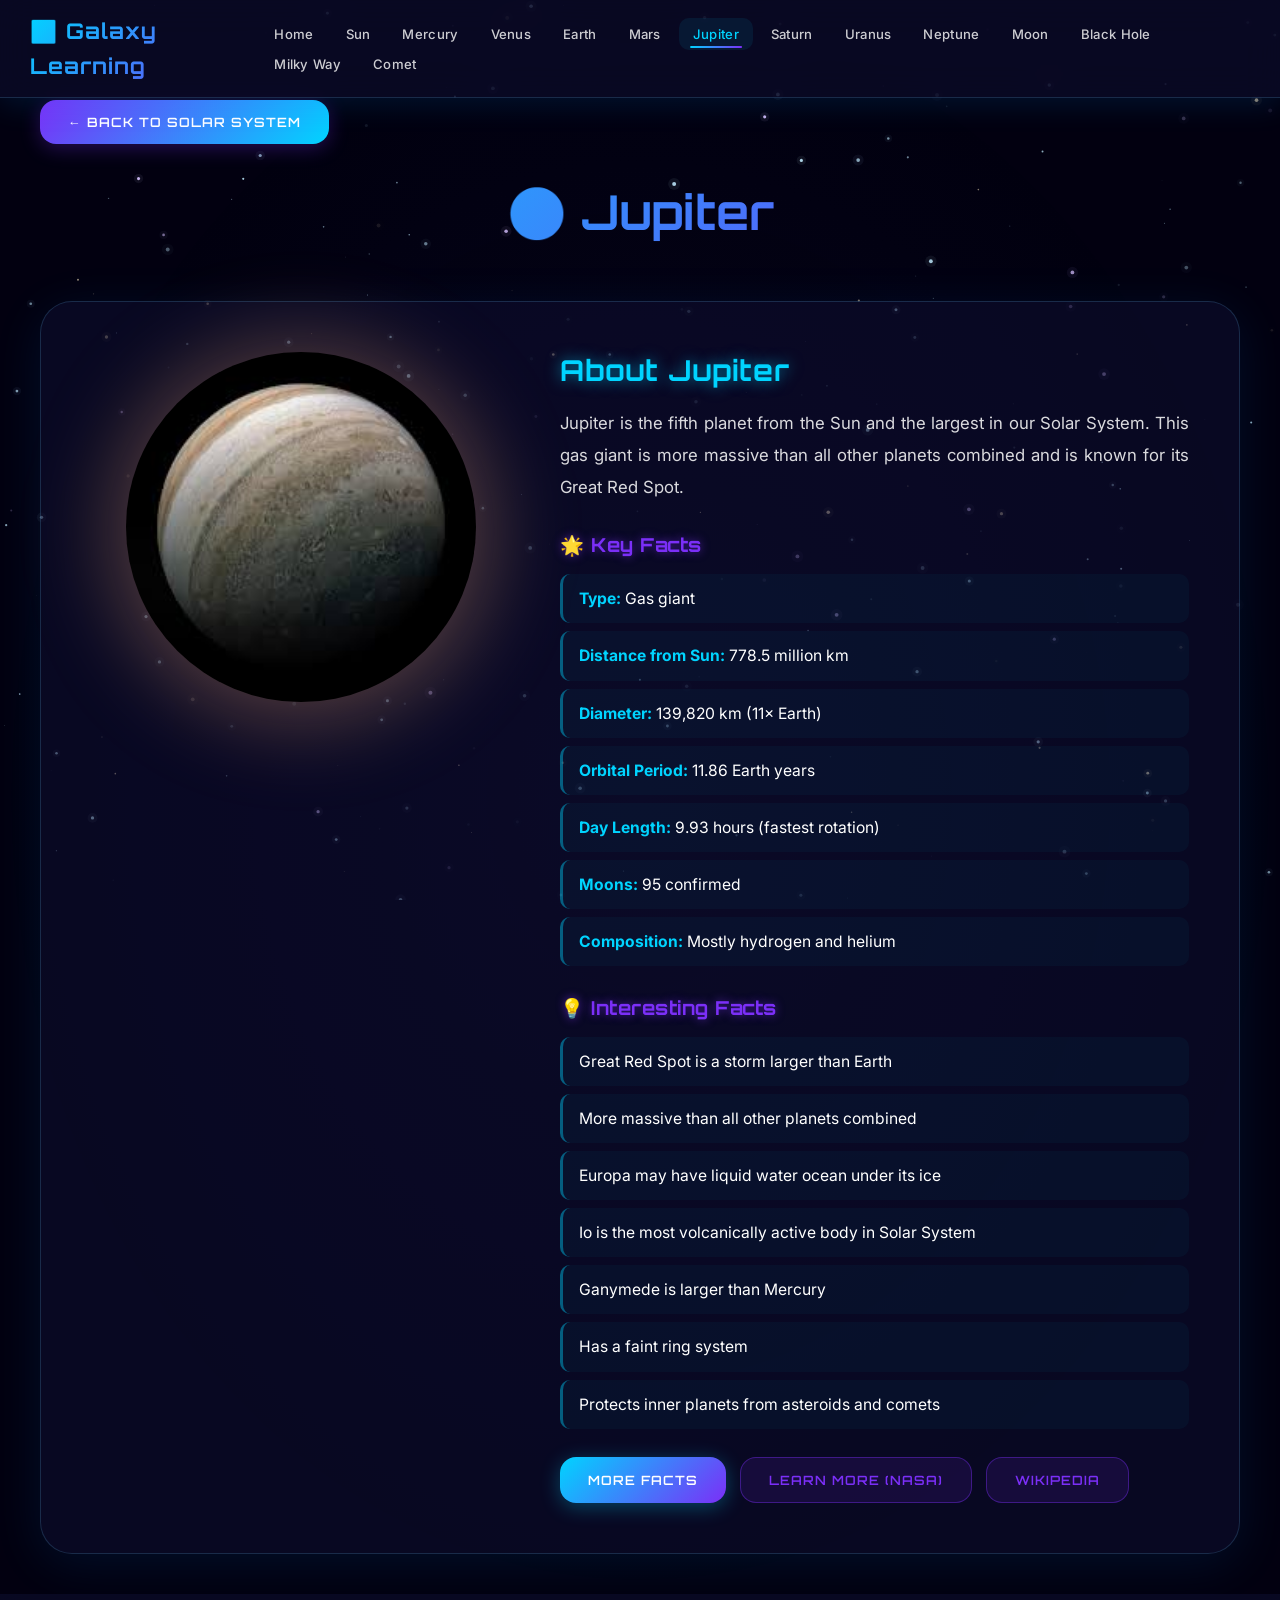
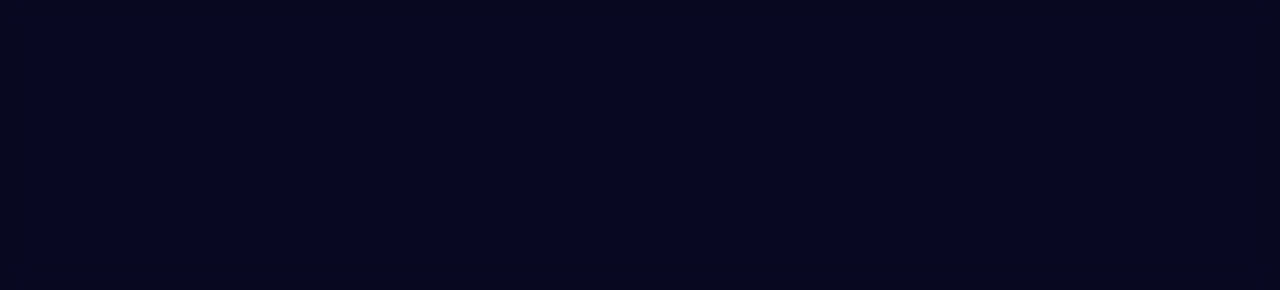
<file: jupiter.html>
<!DOCTYPE html>
<html lang="en">
<head>
    <meta charset="UTF-8">
    <meta name="viewport" content="width=device-width, initial-scale=1.0">
    <title>Jupiter — Galaxy Learning</title>
    <meta name="description" content="Learn about Jupiter — the gas giant king, bigger than all other planets combined.">
    <link rel="stylesheet" href="style.css">
</head>
<body>
    <canvas id="starfield"></canvas>
    <nav class="navbar" id="navbar">
        <div class="nav-container">
            <h1 class="nav-logo">🌌 Galaxy Learning</h1>
            <button class="hamburger" id="hamburger" aria-label="Toggle Menu"><span></span><span></span><span></span></button>
            <ul class="nav-menu" id="navMenu">
                <li><a href="index.html">Home</a></li><li><a href="sun.html">Sun</a></li>
                <li><a href="mercury.html">Mercury</a></li><li><a href="venus.html">Venus</a></li>
                <li><a href="earth.html">Earth</a></li><li><a href="mars.html">Mars</a></li>
                <li><a href="jupiter.html" class="active">Jupiter</a></li><li><a href="saturn.html">Saturn</a></li>
                <li><a href="uranus.html">Uranus</a></li><li><a href="neptune.html">Neptune</a></li>
                <li><a href="moon.html">Moon</a></li><li><a href="blackhole.html">Black Hole</a></li>
                <li><a href="milkyway.html">Milky Way</a></li><li><a href="comet.html">Comet</a></li>
            </ul>
        </div>
    </nav>
    <div class="detail-page">
        <div class="content-wrapper">
            <a href="index.html" class="btn-back">← Back to Solar System</a>
            <h1 class="page-title glow-text">🟠 Jupiter</h1>
            <div class="detail-content">
                <div class="image-section">
                    <img src="images/jupiter.jpg" alt="Jupiter" class="detail-image pulsing">
                    <div class="image-glow jupiter-glow-effect"></div>
                </div>
                <div class="info-section">
                    <h2>About Jupiter</h2>
                    <p class="intro-text">Jupiter is the fifth planet from the Sun and the largest in our Solar System. This gas giant is more massive than all other planets combined and is known for its Great Red Spot.</p>
                    <h3>🌟 Key Facts</h3>
                    <ul class="facts-list">
                        <li><strong>Type:</strong> Gas giant</li>
                        <li><strong>Distance from Sun:</strong> 778.5 million km</li>
                        <li><strong>Diameter:</strong> 139,820 km (11× Earth)</li>
                        <li><strong>Orbital Period:</strong> 11.86 Earth years</li>
                        <li><strong>Day Length:</strong> 9.93 hours (fastest rotation)</li>
                        <li><strong>Moons:</strong> 95 confirmed</li>
                        <li><strong>Composition:</strong> Mostly hydrogen and helium</li>
                    </ul>
                    <h3>💡 Interesting Facts</h3>
                    <ul class="facts-list">
                        <li>Great Red Spot is a storm larger than Earth</li>
                        <li>More massive than all other planets combined</li>
                        <li>Europa may have liquid water ocean under its ice</li>
                        <li>Io is the most volcanically active body in Solar System</li>
                        <li>Ganymede is larger than Mercury</li>
                        <li>Has a faint ring system</li>
                        <li>Protects inner planets from asteroids and comets</li>
                    </ul>
                    <div class="button-group">
                        <button class="btn-primary" onclick="showModal('jupiter')">More Facts</button>
                        <a href="https://science.nasa.gov/jupiter/" target="_blank" class="btn-learn">Learn More (NASA)</a>
                        <a href="https://en.wikipedia.org/wiki/Jupiter" target="_blank" class="btn-learn">Wikipedia</a>
                    </div>
                </div>
            </div>
        </div>
    </div>
    <div id="factModal" class="modal"><div class="modal-content"><span class="close-modal">&times;</span><h2 id="modalTitle"></h2><div id="modalBody"></div></div></div>
    <footer class="footer"><div class="footer-content"><div class="footer-section"><h3>🌌 Galaxy Learning</h3><p>Your Virtual Space Museum</p></div><div class="footer-section"><h4>Quick Links</h4><ul class="footer-links"><li><a href="index.html">Home</a></li><li><a href="sun.html">Sun</a></li><li><a href="earth.html">Earth</a></li></ul></div><div class="footer-section"><h4>Contact</h4><p>📧 <a href="mailto:siddharthjhamail@gmail.com">siddharthjhamail@gmail.com</a></p></div></div><div class="footer-bottom"><p>&copy; 2025 Galaxy Learning. All Rights Reserved.</p></div></footer>
    <script src="script.js"></script>
</body>
</html>
</file>
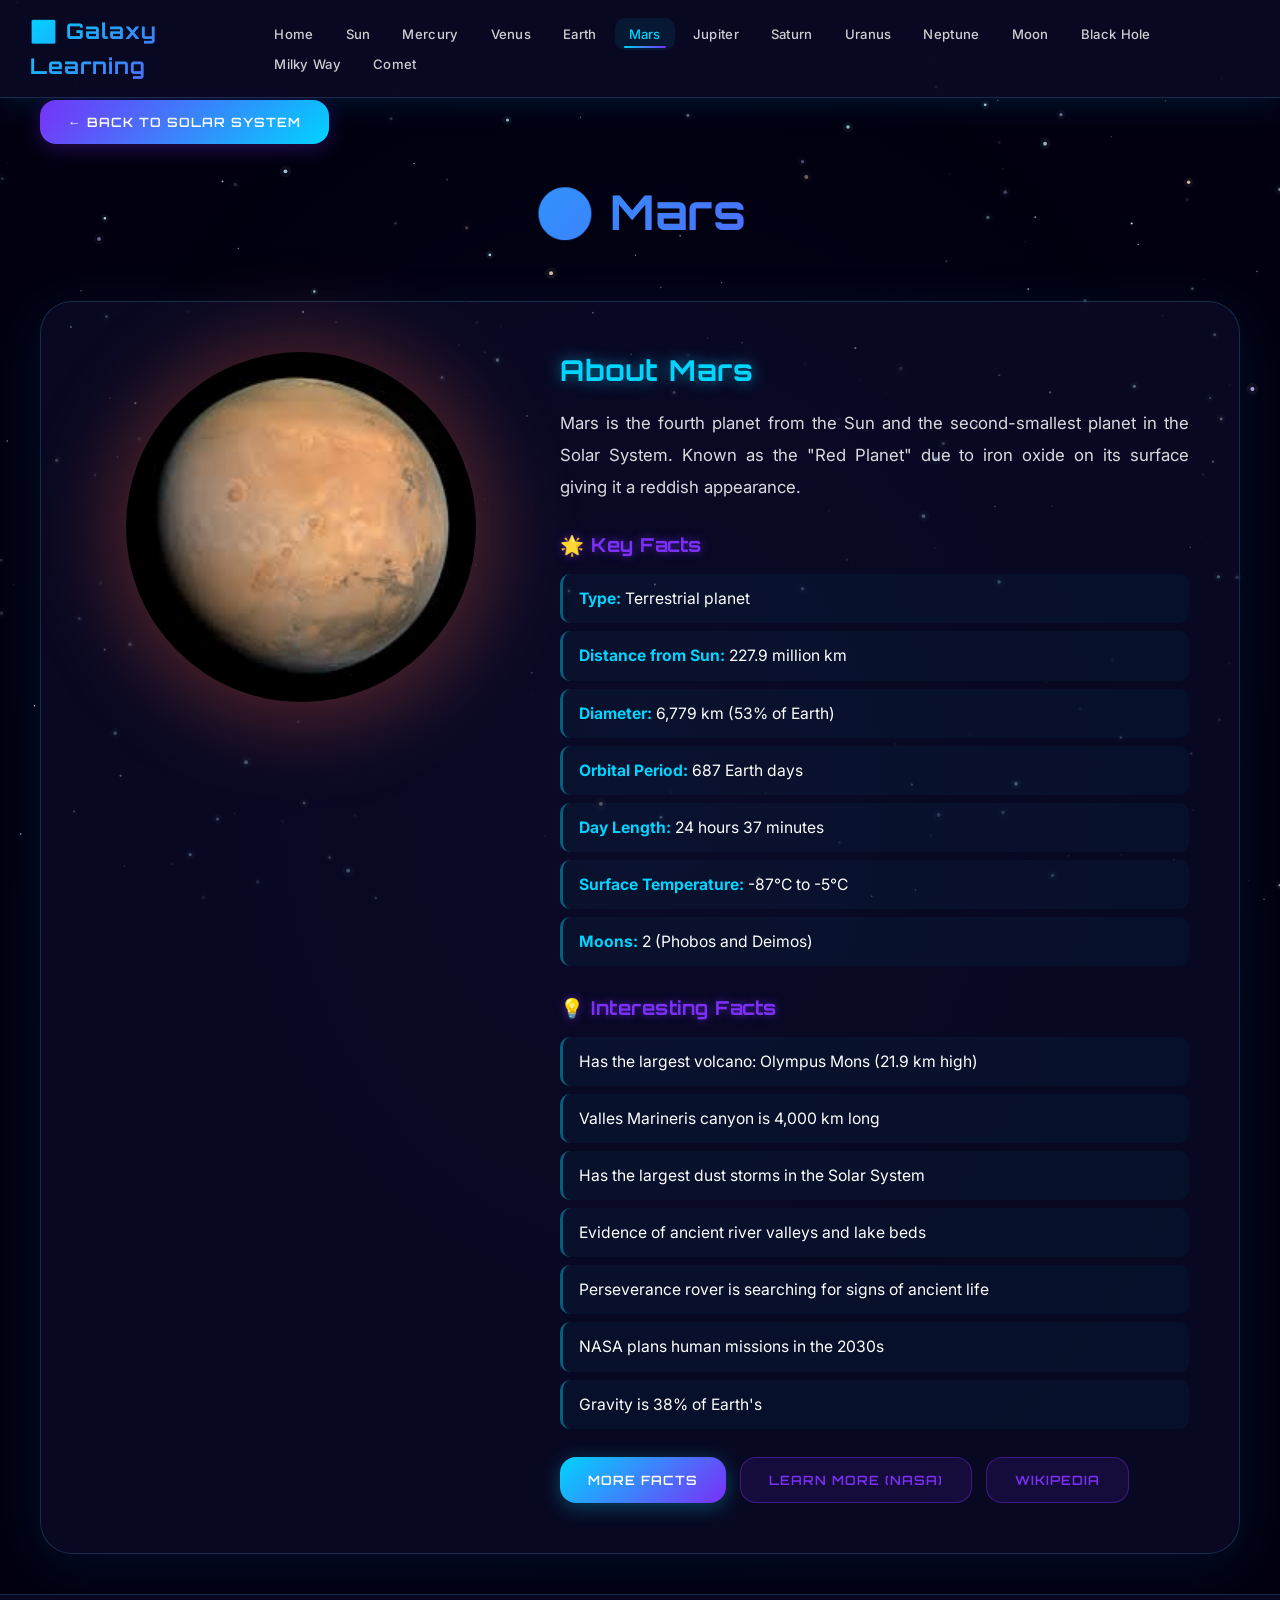
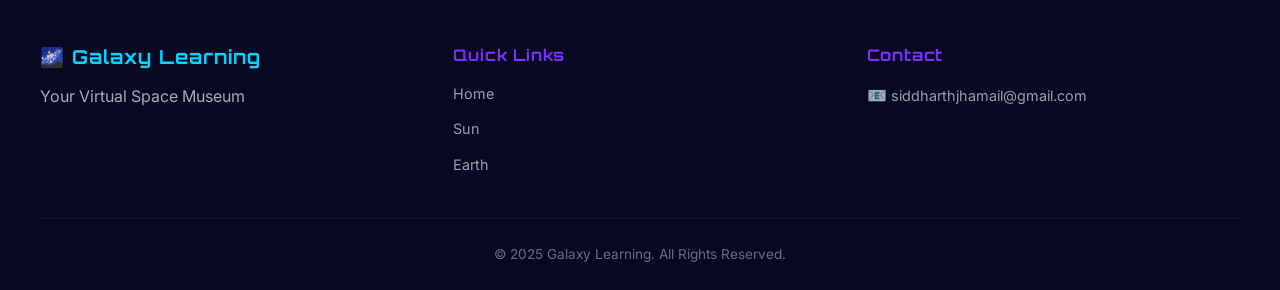
<file: mars.html>
<!DOCTYPE html>
<html lang="en">
<head>
    <meta charset="UTF-8">
    <meta name="viewport" content="width=device-width, initial-scale=1.0">
    <title>Mars — Galaxy Learning</title>
    <meta name="description" content="Learn about Mars — the Red Planet with the largest volcano in the Solar System.">
    <link rel="stylesheet" href="style.css">
</head>
<body>
    <canvas id="starfield"></canvas>
    <nav class="navbar" id="navbar">
        <div class="nav-container">
            <h1 class="nav-logo">🌌 Galaxy Learning</h1>
            <button class="hamburger" id="hamburger" aria-label="Toggle Menu"><span></span><span></span><span></span></button>
            <ul class="nav-menu" id="navMenu">
                <li><a href="index.html">Home</a></li><li><a href="sun.html">Sun</a></li>
                <li><a href="mercury.html">Mercury</a></li><li><a href="venus.html">Venus</a></li>
                <li><a href="earth.html">Earth</a></li><li><a href="mars.html" class="active">Mars</a></li>
                <li><a href="jupiter.html">Jupiter</a></li><li><a href="saturn.html">Saturn</a></li>
                <li><a href="uranus.html">Uranus</a></li><li><a href="neptune.html">Neptune</a></li>
                <li><a href="moon.html">Moon</a></li><li><a href="blackhole.html">Black Hole</a></li>
                <li><a href="milkyway.html">Milky Way</a></li><li><a href="comet.html">Comet</a></li>
            </ul>
        </div>
    </nav>
    <div class="detail-page">
        <div class="content-wrapper">
            <a href="index.html" class="btn-back">← Back to Solar System</a>
            <h1 class="page-title glow-text">🔴 Mars</h1>
            <div class="detail-content">
                <div class="image-section">
                    <img src="images/mars.jpg" alt="Mars" class="detail-image pulsing">
                    <div class="image-glow mars-glow-effect"></div>
                </div>
                <div class="info-section">
                    <h2>About Mars</h2>
                    <p class="intro-text">Mars is the fourth planet from the Sun and the second-smallest planet in the Solar System. Known as the "Red Planet" due to iron oxide on its surface giving it a reddish appearance.</p>
                    <h3>🌟 Key Facts</h3>
                    <ul class="facts-list">
                        <li><strong>Type:</strong> Terrestrial planet</li>
                        <li><strong>Distance from Sun:</strong> 227.9 million km</li>
                        <li><strong>Diameter:</strong> 6,779 km (53% of Earth)</li>
                        <li><strong>Orbital Period:</strong> 687 Earth days</li>
                        <li><strong>Day Length:</strong> 24 hours 37 minutes</li>
                        <li><strong>Surface Temperature:</strong> -87°C to -5°C</li>
                        <li><strong>Moons:</strong> 2 (Phobos and Deimos)</li>
                    </ul>
                    <h3>💡 Interesting Facts</h3>
                    <ul class="facts-list">
                        <li>Has the largest volcano: Olympus Mons (21.9 km high)</li>
                        <li>Valles Marineris canyon is 4,000 km long</li>
                        <li>Has the largest dust storms in the Solar System</li>
                        <li>Evidence of ancient river valleys and lake beds</li>
                        <li>Perseverance rover is searching for signs of ancient life</li>
                        <li>NASA plans human missions in the 2030s</li>
                        <li>Gravity is 38% of Earth's</li>
                    </ul>
                    <div class="button-group">
                        <button class="btn-primary" onclick="showModal('mars')">More Facts</button>
                        <a href="https://science.nasa.gov/mars/" target="_blank" class="btn-learn">Learn More (NASA)</a>
                        <a href="https://en.wikipedia.org/wiki/Mars" target="_blank" class="btn-learn">Wikipedia</a>
                    </div>
                </div>
            </div>
        </div>
    </div>
    <div id="factModal" class="modal"><div class="modal-content"><span class="close-modal">&times;</span><h2 id="modalTitle"></h2><div id="modalBody"></div></div></div>
    <footer class="footer"><div class="footer-content"><div class="footer-section"><h3>🌌 Galaxy Learning</h3><p>Your Virtual Space Museum</p></div><div class="footer-section"><h4>Quick Links</h4><ul class="footer-links"><li><a href="index.html">Home</a></li><li><a href="sun.html">Sun</a></li><li><a href="earth.html">Earth</a></li></ul></div><div class="footer-section"><h4>Contact</h4><p>📧 <a href="mailto:siddharthjhamail@gmail.com">siddharthjhamail@gmail.com</a></p></div></div><div class="footer-bottom"><p>&copy; 2025 Galaxy Learning. All Rights Reserved.</p></div></footer>
    <script src="script.js"></script>
</body>
</html>
</file>
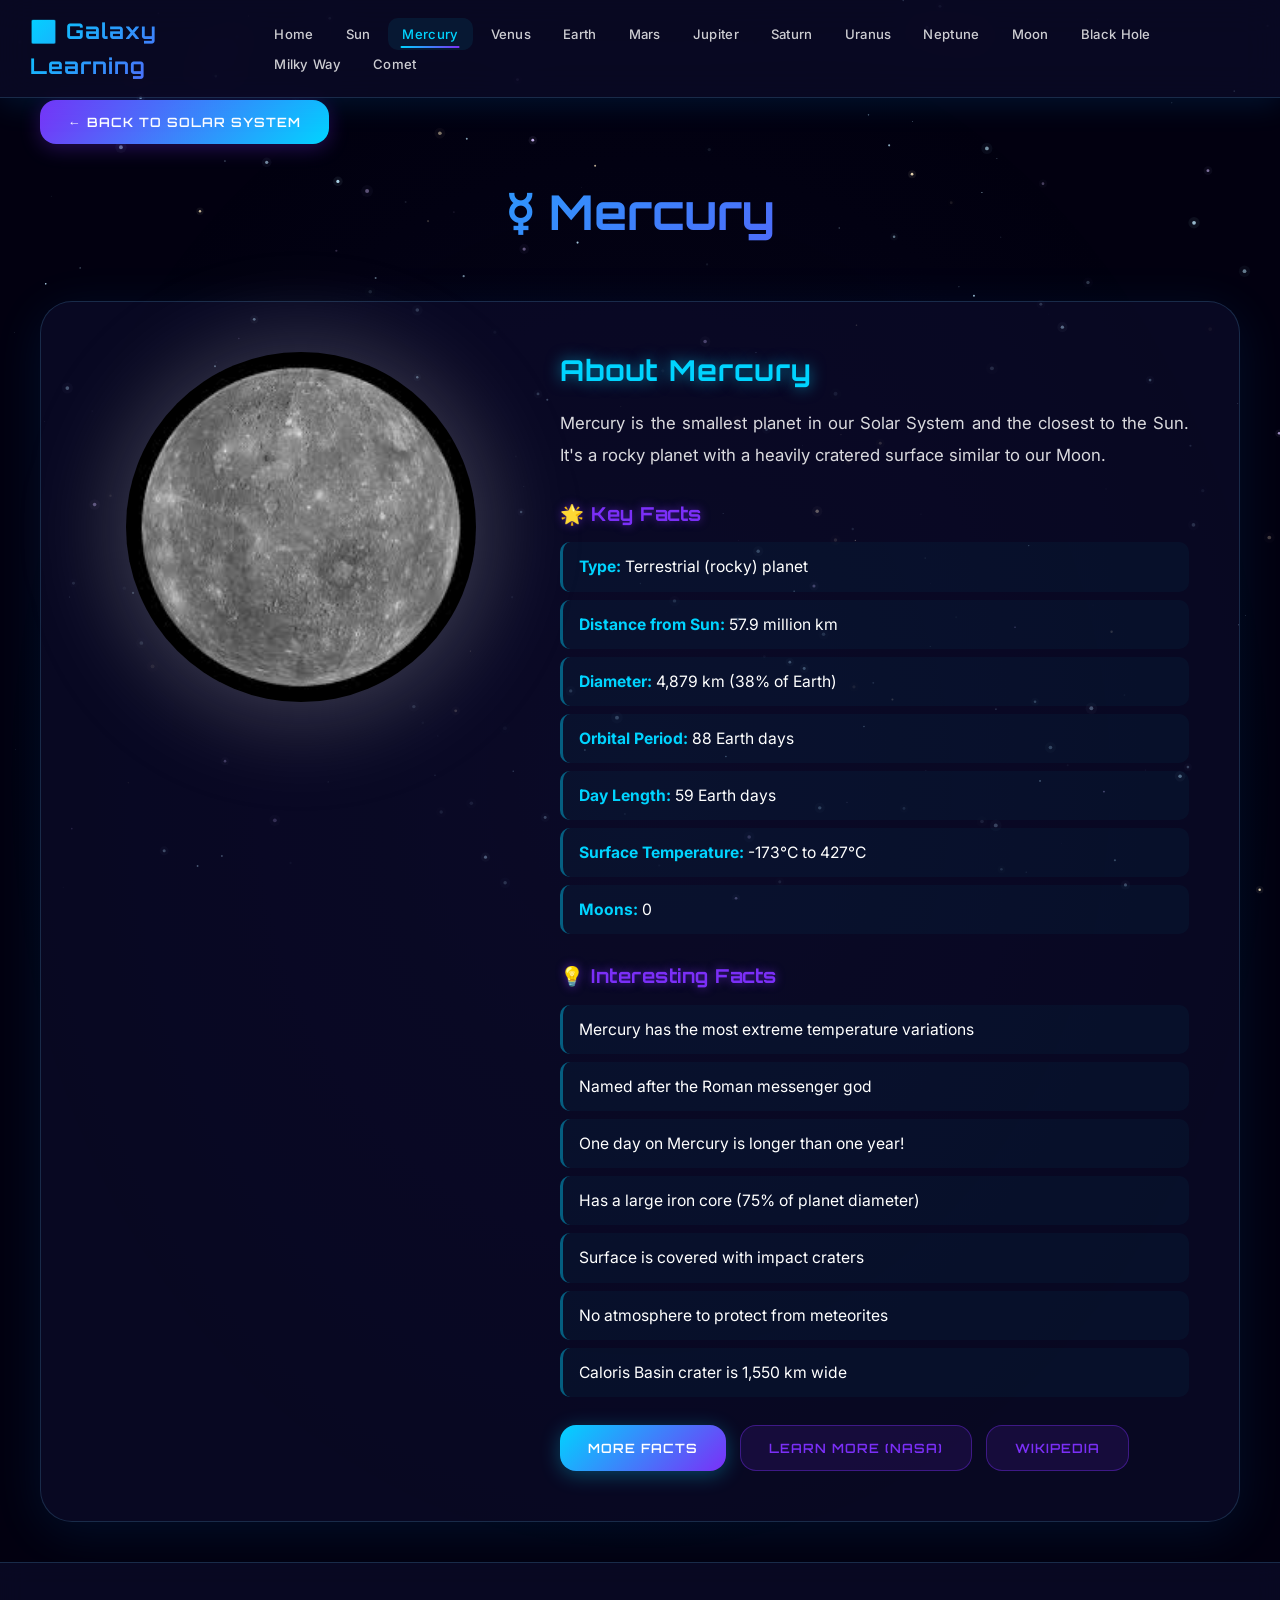
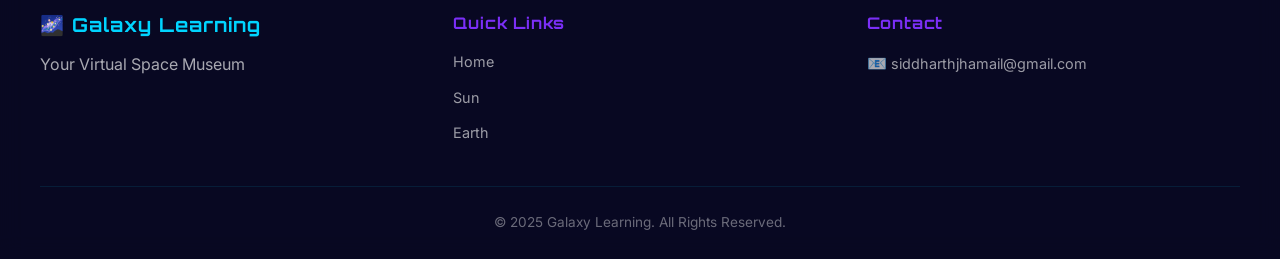
<file: mercury.html>
<!DOCTYPE html>
<html lang="en">
<head>
    <meta charset="UTF-8">
    <meta name="viewport" content="width=device-width, initial-scale=1.0">
    <title>Mercury — Galaxy Learning</title>
    <meta name="description" content="Learn about Mercury — the smallest planet and closest to the Sun.">
    <link rel="stylesheet" href="style.css">
</head>
<body>
    <canvas id="starfield"></canvas>
    <nav class="navbar" id="navbar">
        <div class="nav-container">
            <h1 class="nav-logo">🌌 Galaxy Learning</h1>
            <button class="hamburger" id="hamburger" aria-label="Toggle Menu"><span></span><span></span><span></span></button>
            <ul class="nav-menu" id="navMenu">
                <li><a href="index.html">Home</a></li><li><a href="sun.html">Sun</a></li>
                <li><a href="mercury.html" class="active">Mercury</a></li><li><a href="venus.html">Venus</a></li>
                <li><a href="earth.html">Earth</a></li><li><a href="mars.html">Mars</a></li>
                <li><a href="jupiter.html">Jupiter</a></li><li><a href="saturn.html">Saturn</a></li>
                <li><a href="uranus.html">Uranus</a></li><li><a href="neptune.html">Neptune</a></li>
                <li><a href="moon.html">Moon</a></li><li><a href="blackhole.html">Black Hole</a></li>
                <li><a href="milkyway.html">Milky Way</a></li><li><a href="comet.html">Comet</a></li>
            </ul>
        </div>
    </nav>
    <div class="detail-page">
        <div class="content-wrapper">
            <a href="index.html" class="btn-back">← Back to Solar System</a>
            <h1 class="page-title glow-text">☿️ Mercury</h1>
            <div class="detail-content">
                <div class="image-section">
                    <img src="images/mercury.jpg" alt="Mercury" class="detail-image pulsing">
                    <div class="image-glow mercury-glow-effect"></div>
                </div>
                <div class="info-section">
                    <h2>About Mercury</h2>
                    <p class="intro-text">Mercury is the smallest planet in our Solar System and the closest to the Sun. It's a rocky planet with a heavily cratered surface similar to our Moon.</p>
                    <h3>🌟 Key Facts</h3>
                    <ul class="facts-list">
                        <li><strong>Type:</strong> Terrestrial (rocky) planet</li>
                        <li><strong>Distance from Sun:</strong> 57.9 million km</li>
                        <li><strong>Diameter:</strong> 4,879 km (38% of Earth)</li>
                        <li><strong>Orbital Period:</strong> 88 Earth days</li>
                        <li><strong>Day Length:</strong> 59 Earth days</li>
                        <li><strong>Surface Temperature:</strong> -173°C to 427°C</li>
                        <li><strong>Moons:</strong> 0</li>
                    </ul>
                    <h3>💡 Interesting Facts</h3>
                    <ul class="facts-list">
                        <li>Mercury has the most extreme temperature variations</li>
                        <li>Named after the Roman messenger god</li>
                        <li>One day on Mercury is longer than one year!</li>
                        <li>Has a large iron core (75% of planet diameter)</li>
                        <li>Surface is covered with impact craters</li>
                        <li>No atmosphere to protect from meteorites</li>
                        <li>Caloris Basin crater is 1,550 km wide</li>
                    </ul>
                    <div class="button-group">
                        <button class="btn-primary" onclick="showModal('mercury')">More Facts</button>
                        <a href="https://science.nasa.gov/mercury/" target="_blank" class="btn-learn">Learn More (NASA)</a>
                        <a href="https://en.wikipedia.org/wiki/Mercury_(planet)" target="_blank" class="btn-learn">Wikipedia</a>
                    </div>
                </div>
            </div>
        </div>
    </div>
    <div id="factModal" class="modal"><div class="modal-content"><span class="close-modal">&times;</span><h2 id="modalTitle"></h2><div id="modalBody"></div></div></div>
    <footer class="footer"><div class="footer-content"><div class="footer-section"><h3>🌌 Galaxy Learning</h3><p>Your Virtual Space Museum</p></div><div class="footer-section"><h4>Quick Links</h4><ul class="footer-links"><li><a href="index.html">Home</a></li><li><a href="sun.html">Sun</a></li><li><a href="earth.html">Earth</a></li></ul></div><div class="footer-section"><h4>Contact</h4><p>📧 <a href="mailto:siddharthjhamail@gmail.com">siddharthjhamail@gmail.com</a></p></div></div><div class="footer-bottom"><p>&copy; 2025 Galaxy Learning. All Rights Reserved.</p></div></footer>
    <script src="script.js"></script>
</body>
</html>
</file>
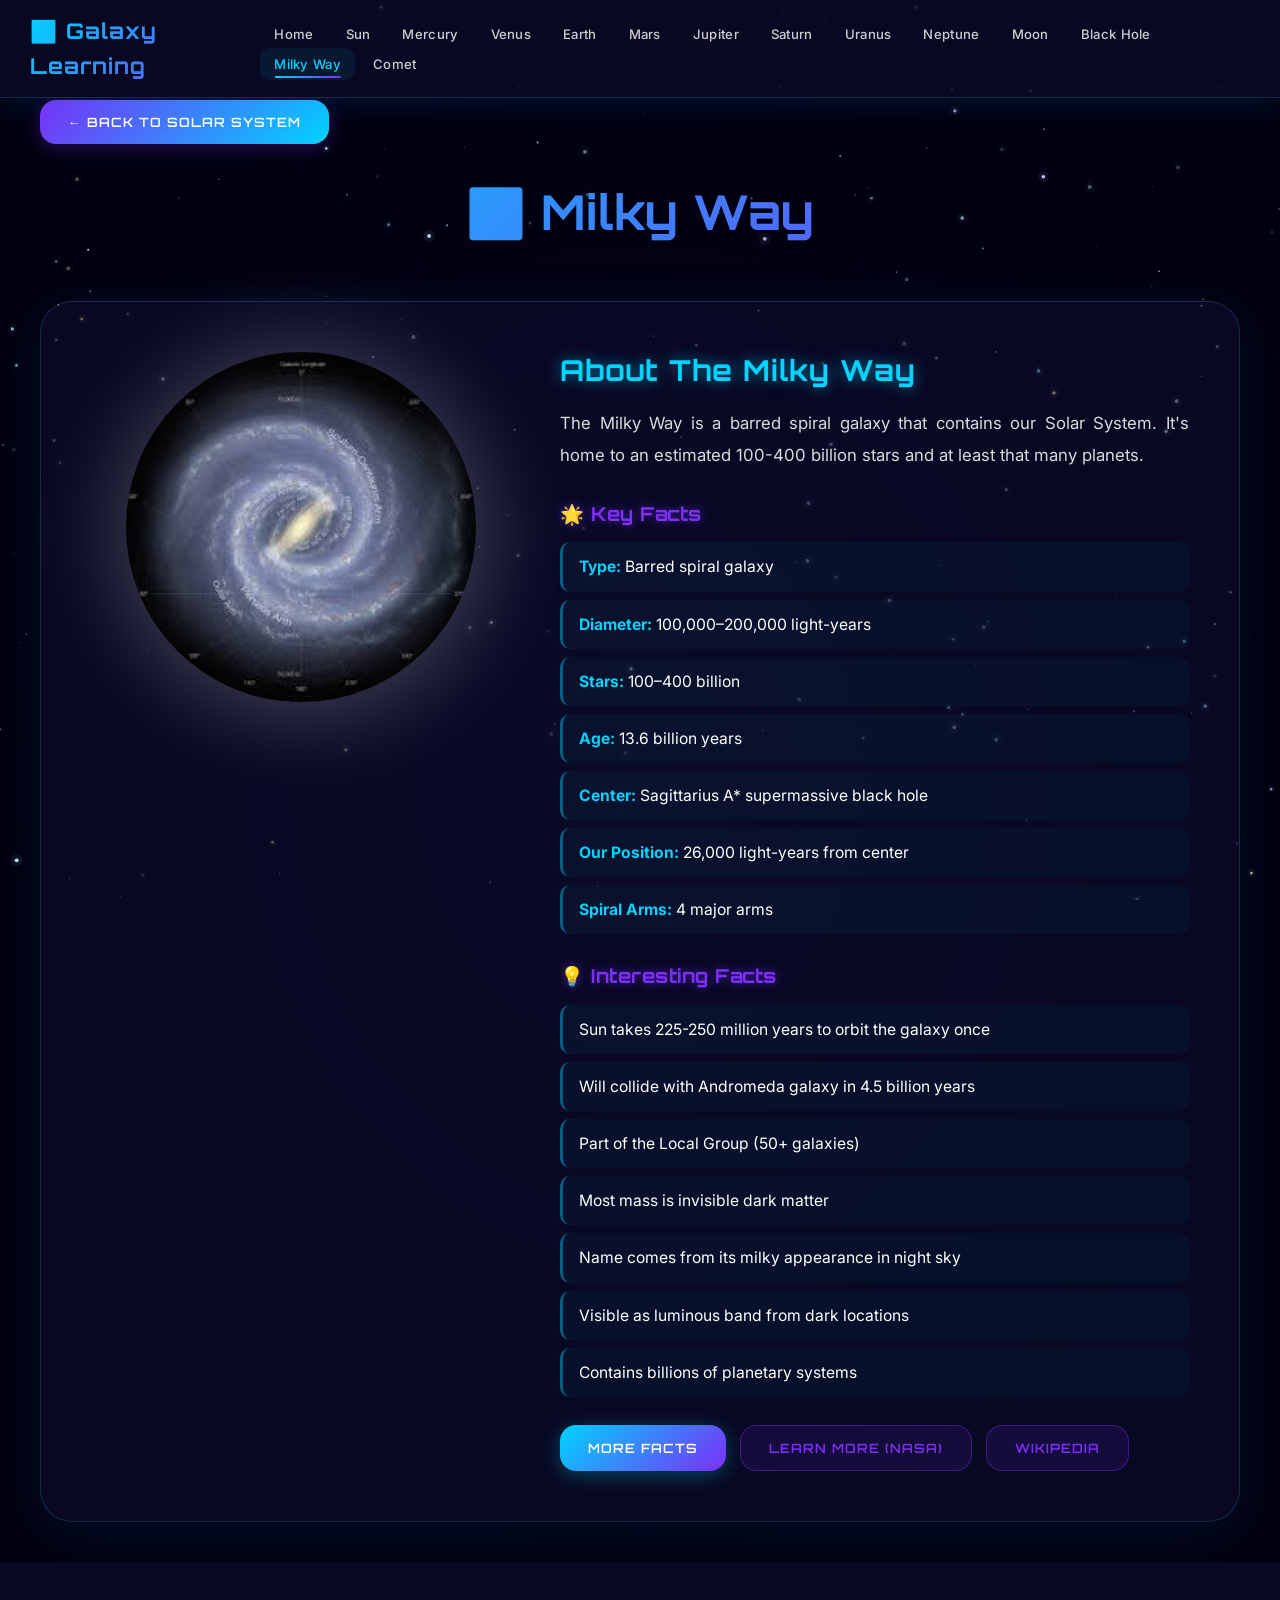
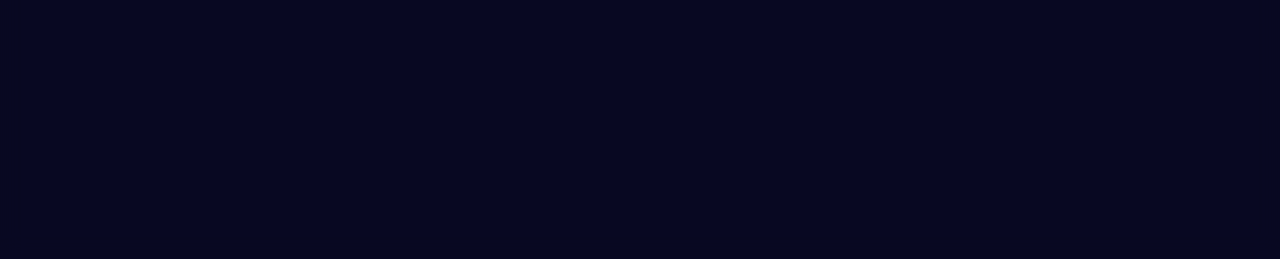
<file: milkyway.html>
<!DOCTYPE html>
<html lang="en">
<head>
    <meta charset="UTF-8">
    <meta name="viewport" content="width=device-width, initial-scale=1.0">
    <title>Milky Way — Galaxy Learning</title>
    <meta name="description" content="Learn about the Milky Way — our home galaxy, a barred spiral containing 100-400 billion stars.">
    <link rel="stylesheet" href="style.css">
</head>
<body>
    <canvas id="starfield"></canvas>
    <nav class="navbar" id="navbar">
        <div class="nav-container">
            <h1 class="nav-logo">🌌 Galaxy Learning</h1>
            <button class="hamburger" id="hamburger" aria-label="Toggle Menu"><span></span><span></span><span></span></button>
            <ul class="nav-menu" id="navMenu">
                <li><a href="index.html">Home</a></li><li><a href="sun.html">Sun</a></li>
                <li><a href="mercury.html">Mercury</a></li><li><a href="venus.html">Venus</a></li>
                <li><a href="earth.html">Earth</a></li><li><a href="mars.html">Mars</a></li>
                <li><a href="jupiter.html">Jupiter</a></li><li><a href="saturn.html">Saturn</a></li>
                <li><a href="uranus.html">Uranus</a></li><li><a href="neptune.html">Neptune</a></li>
                <li><a href="moon.html">Moon</a></li><li><a href="blackhole.html">Black Hole</a></li>
                <li><a href="milkyway.html" class="active">Milky Way</a></li><li><a href="comet.html">Comet</a></li>
            </ul>
        </div>
    </nav>
    <div class="detail-page">
        <div class="content-wrapper">
            <a href="index.html" class="btn-back">← Back to Solar System</a>
            <h1 class="page-title glow-text">🌌 Milky Way</h1>
            <div class="detail-content">
                <div class="image-section">
                    <img src="images/milkway.jpg" alt="Milky Way" class="detail-image pulsing">
                    <div class="image-glow milkyway-glow-effect"></div>
                </div>
                <div class="info-section">
                    <h2>About The Milky Way</h2>
                    <p class="intro-text">The Milky Way is a barred spiral galaxy that contains our Solar System. It's home to an estimated 100-400 billion stars and at least that many planets.</p>
                    <h3>🌟 Key Facts</h3>
                    <ul class="facts-list">
                        <li><strong>Type:</strong> Barred spiral galaxy</li>
                        <li><strong>Diameter:</strong> 100,000–200,000 light-years</li>
                        <li><strong>Stars:</strong> 100–400 billion</li>
                        <li><strong>Age:</strong> 13.6 billion years</li>
                        <li><strong>Center:</strong> Sagittarius A* supermassive black hole</li>
                        <li><strong>Our Position:</strong> 26,000 light-years from center</li>
                        <li><strong>Spiral Arms:</strong> 4 major arms</li>
                    </ul>
                    <h3>💡 Interesting Facts</h3>
                    <ul class="facts-list">
                        <li>Sun takes 225-250 million years to orbit the galaxy once</li>
                        <li>Will collide with Andromeda galaxy in 4.5 billion years</li>
                        <li>Part of the Local Group (50+ galaxies)</li>
                        <li>Most mass is invisible dark matter</li>
                        <li>Name comes from its milky appearance in night sky</li>
                        <li>Visible as luminous band from dark locations</li>
                        <li>Contains billions of planetary systems</li>
                    </ul>
                    <div class="button-group">
                        <button class="btn-primary" onclick="showModal('milkyway')">More Facts</button>
                        <a href="https://science.nasa.gov/milky-way/" target="_blank" class="btn-learn">Learn More (NASA)</a>
                        <a href="https://en.wikipedia.org/wiki/Milky_Way" target="_blank" class="btn-learn">Wikipedia</a>
                    </div>
                </div>
            </div>
        </div>
    </div>
    <div id="factModal" class="modal"><div class="modal-content"><span class="close-modal">&times;</span><h2 id="modalTitle"></h2><div id="modalBody"></div></div></div>
    <footer class="footer"><div class="footer-content"><div class="footer-section"><h3>🌌 Galaxy Learning</h3><p>Your Virtual Space Museum</p></div><div class="footer-section"><h4>Quick Links</h4><ul class="footer-links"><li><a href="index.html">Home</a></li><li><a href="sun.html">Sun</a></li><li><a href="earth.html">Earth</a></li></ul></div><div class="footer-section"><h4>Contact</h4><p>📧 <a href="mailto:siddharthjhamail@gmail.com">siddharthjhamail@gmail.com</a></p></div></div><div class="footer-bottom"><p>&copy; 2025 Galaxy Learning. All Rights Reserved.</p></div></footer>
    <script src="script.js"></script>
</body>
</html>
</file>
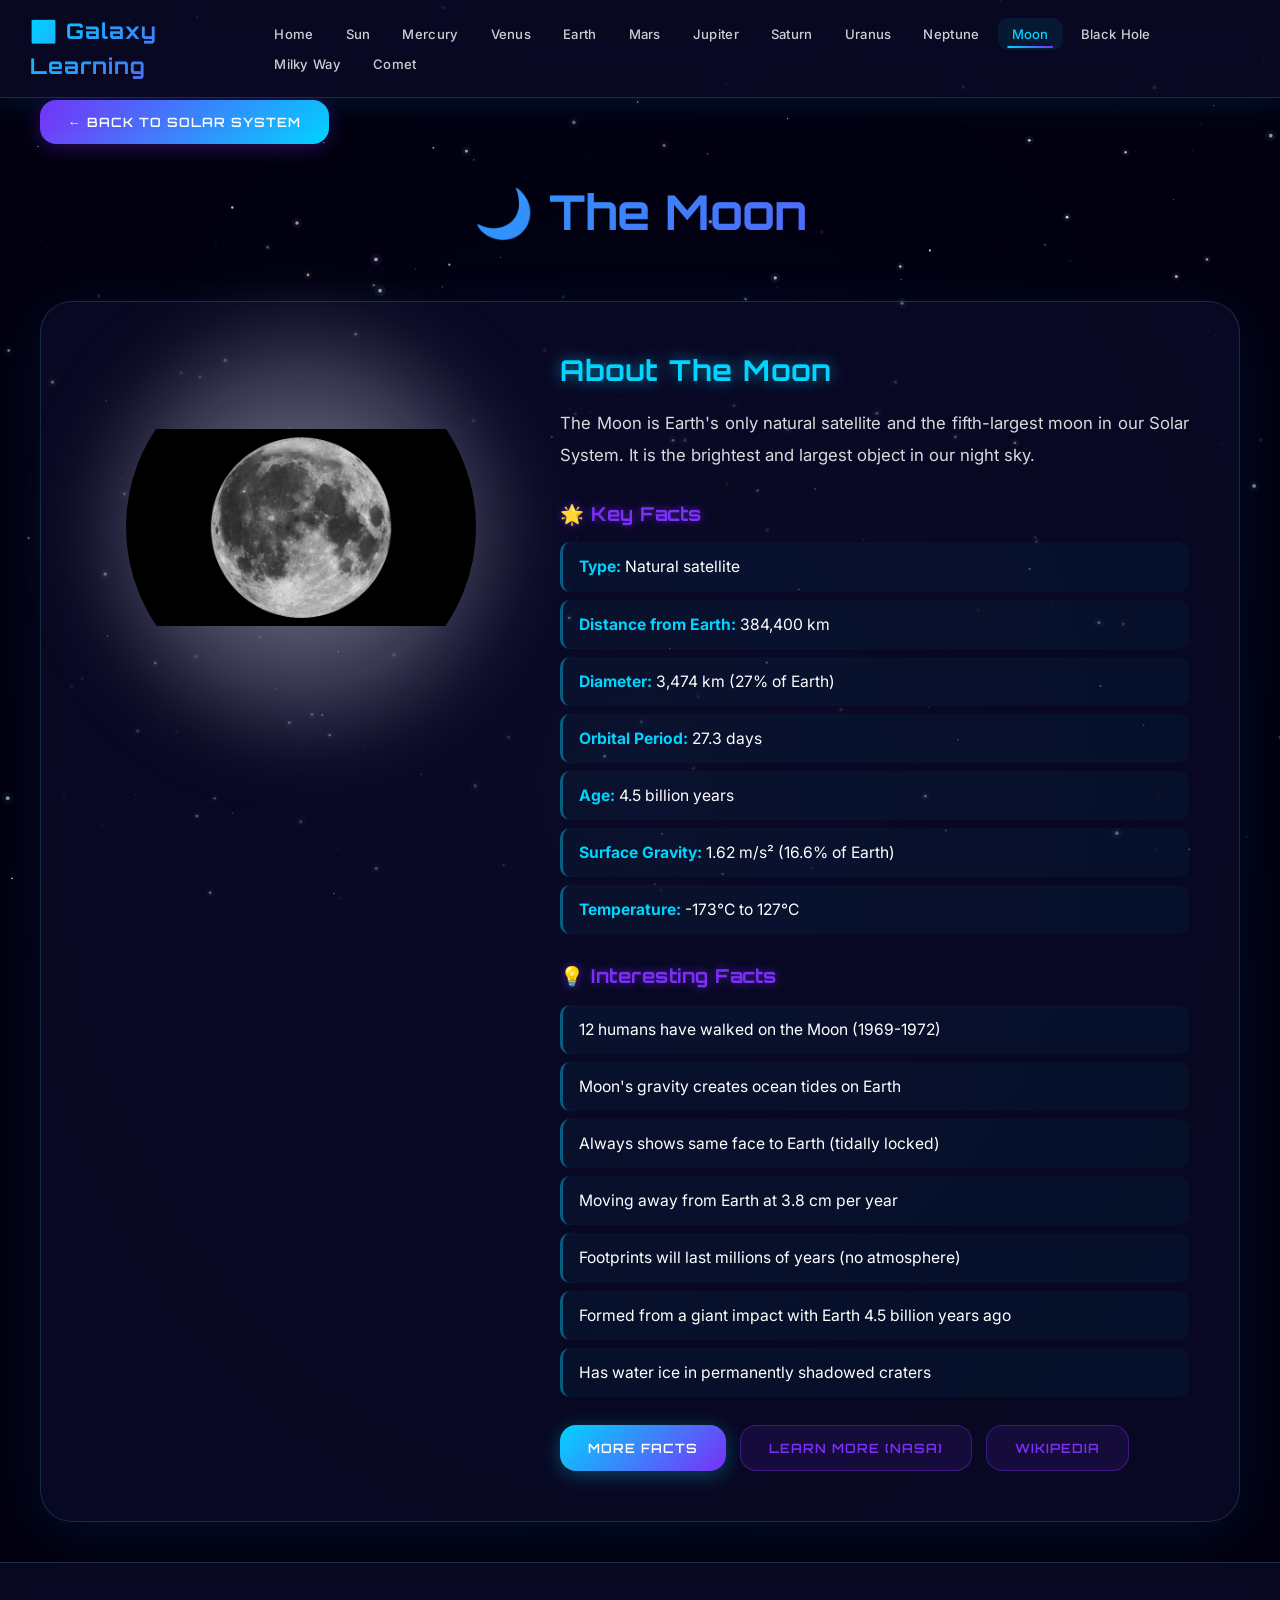
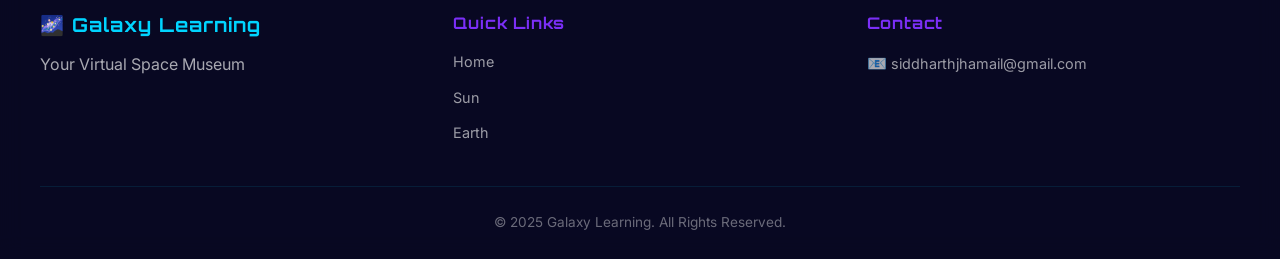
<file: moon.html>
<!DOCTYPE html>
<html lang="en">
<head>
    <meta charset="UTF-8">
    <meta name="viewport" content="width=device-width, initial-scale=1.0">
    <title>The Moon — Galaxy Learning</title>
    <meta name="description" content="Learn about the Moon — Earth's only natural satellite and closest cosmic companion.">
    <link rel="stylesheet" href="style.css">
</head>
<body>
    <canvas id="starfield"></canvas>
    <nav class="navbar" id="navbar">
        <div class="nav-container">
            <h1 class="nav-logo">🌌 Galaxy Learning</h1>
            <button class="hamburger" id="hamburger" aria-label="Toggle Menu"><span></span><span></span><span></span></button>
            <ul class="nav-menu" id="navMenu">
                <li><a href="index.html">Home</a></li><li><a href="sun.html">Sun</a></li>
                <li><a href="mercury.html">Mercury</a></li><li><a href="venus.html">Venus</a></li>
                <li><a href="earth.html">Earth</a></li><li><a href="mars.html">Mars</a></li>
                <li><a href="jupiter.html">Jupiter</a></li><li><a href="saturn.html">Saturn</a></li>
                <li><a href="uranus.html">Uranus</a></li><li><a href="neptune.html">Neptune</a></li>
                <li><a href="moon.html" class="active">Moon</a></li><li><a href="blackhole.html">Black Hole</a></li>
                <li><a href="milkyway.html">Milky Way</a></li><li><a href="comet.html">Comet</a></li>
            </ul>
        </div>
    </nav>
    <div class="detail-page">
        <div class="content-wrapper">
            <a href="index.html" class="btn-back">← Back to Solar System</a>
            <h1 class="page-title glow-text">🌙 The Moon</h1>
            <div class="detail-content">
                <div class="image-section">
                    <img src="images/moon.jpg" alt="Moon" class="detail-image pulsing">
                    <div class="image-glow moon-glow-effect"></div>
                </div>
                <div class="info-section">
                    <h2>About The Moon</h2>
                    <p class="intro-text">The Moon is Earth's only natural satellite and the fifth-largest moon in our Solar System. It is the brightest and largest object in our night sky.</p>
                    <h3>🌟 Key Facts</h3>
                    <ul class="facts-list">
                        <li><strong>Type:</strong> Natural satellite</li>
                        <li><strong>Distance from Earth:</strong> 384,400 km</li>
                        <li><strong>Diameter:</strong> 3,474 km (27% of Earth)</li>
                        <li><strong>Orbital Period:</strong> 27.3 days</li>
                        <li><strong>Age:</strong> 4.5 billion years</li>
                        <li><strong>Surface Gravity:</strong> 1.62 m/s² (16.6% of Earth)</li>
                        <li><strong>Temperature:</strong> -173°C to 127°C</li>
                    </ul>
                    <h3>💡 Interesting Facts</h3>
                    <ul class="facts-list">
                        <li>12 humans have walked on the Moon (1969-1972)</li>
                        <li>Moon's gravity creates ocean tides on Earth</li>
                        <li>Always shows same face to Earth (tidally locked)</li>
                        <li>Moving away from Earth at 3.8 cm per year</li>
                        <li>Footprints will last millions of years (no atmosphere)</li>
                        <li>Formed from a giant impact with Earth 4.5 billion years ago</li>
                        <li>Has water ice in permanently shadowed craters</li>
                    </ul>
                    <div class="button-group">
                        <button class="btn-primary" onclick="showModal('moon')">More Facts</button>
                        <a href="https://science.nasa.gov/moon/" target="_blank" class="btn-learn">Learn More (NASA)</a>
                        <a href="https://en.wikipedia.org/wiki/Moon" target="_blank" class="btn-learn">Wikipedia</a>
                    </div>
                </div>
            </div>
        </div>
    </div>
    <div id="factModal" class="modal"><div class="modal-content"><span class="close-modal">&times;</span><h2 id="modalTitle"></h2><div id="modalBody"></div></div></div>
    <footer class="footer"><div class="footer-content"><div class="footer-section"><h3>🌌 Galaxy Learning</h3><p>Your Virtual Space Museum</p></div><div class="footer-section"><h4>Quick Links</h4><ul class="footer-links"><li><a href="index.html">Home</a></li><li><a href="sun.html">Sun</a></li><li><a href="earth.html">Earth</a></li></ul></div><div class="footer-section"><h4>Contact</h4><p>📧 <a href="mailto:siddharthjhamail@gmail.com">siddharthjhamail@gmail.com</a></p></div></div><div class="footer-bottom"><p>&copy; 2025 Galaxy Learning. All Rights Reserved.</p></div></footer>
    <script src="script.js"></script>
</body>
</html>
</file>
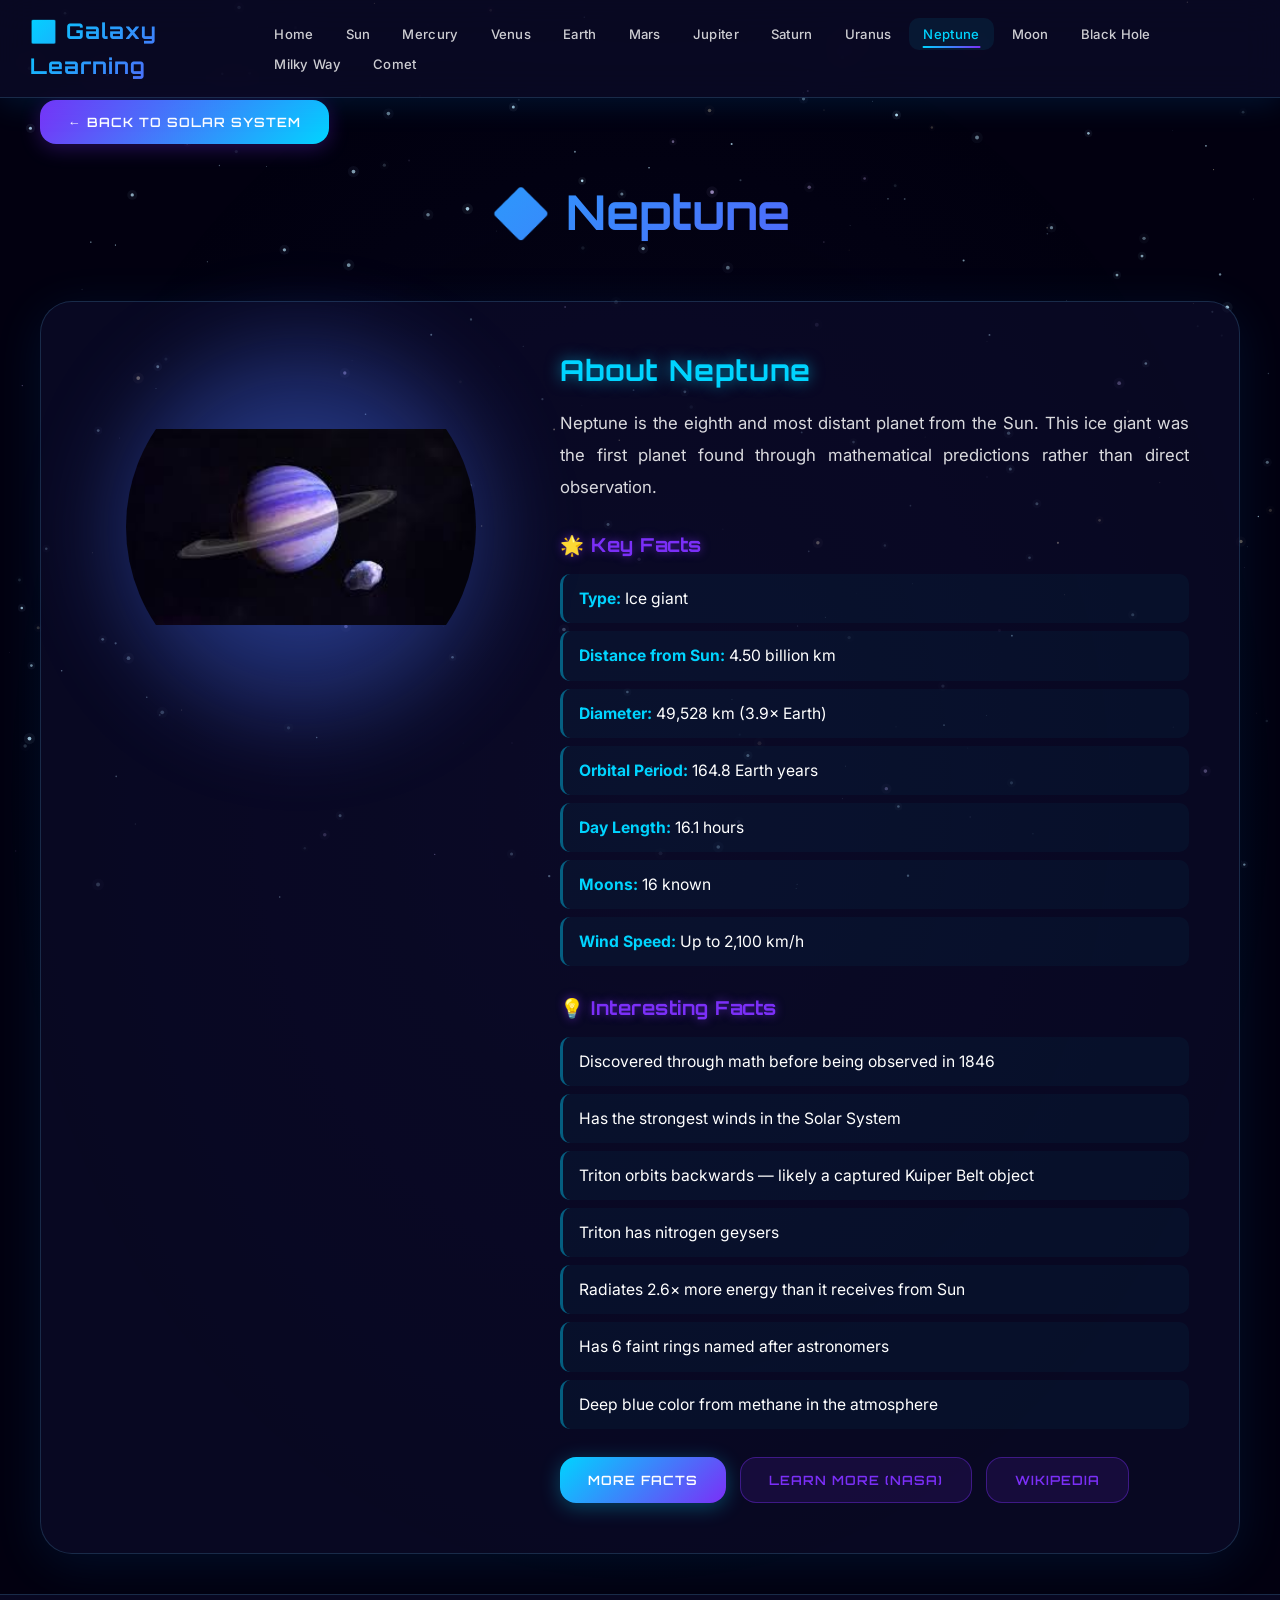
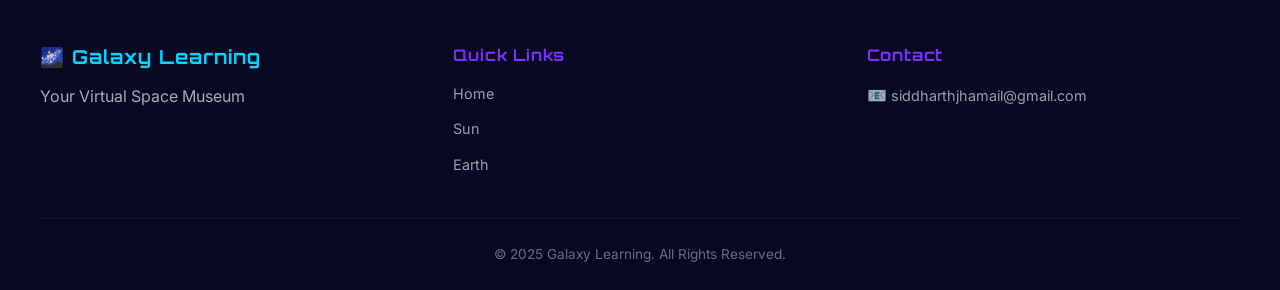
<file: neptune.html>
<!DOCTYPE html>
<html lang="en">
<head>
    <meta charset="UTF-8">
    <meta name="viewport" content="width=device-width, initial-scale=1.0">
    <title>Neptune — Galaxy Learning</title>
    <meta name="description" content="Learn about Neptune — the ice giant with the strongest winds in the Solar System.">
    <link rel="stylesheet" href="style.css">
</head>
<body>
    <canvas id="starfield"></canvas>
    <nav class="navbar" id="navbar">
        <div class="nav-container">
            <h1 class="nav-logo">🌌 Galaxy Learning</h1>
            <button class="hamburger" id="hamburger" aria-label="Toggle Menu"><span></span><span></span><span></span></button>
            <ul class="nav-menu" id="navMenu">
                <li><a href="index.html">Home</a></li><li><a href="sun.html">Sun</a></li>
                <li><a href="mercury.html">Mercury</a></li><li><a href="venus.html">Venus</a></li>
                <li><a href="earth.html">Earth</a></li><li><a href="mars.html">Mars</a></li>
                <li><a href="jupiter.html">Jupiter</a></li><li><a href="saturn.html">Saturn</a></li>
                <li><a href="uranus.html">Uranus</a></li><li><a href="neptune.html" class="active">Neptune</a></li>
                <li><a href="moon.html">Moon</a></li><li><a href="blackhole.html">Black Hole</a></li>
                <li><a href="milkyway.html">Milky Way</a></li><li><a href="comet.html">Comet</a></li>
            </ul>
        </div>
    </nav>
    <div class="detail-page">
        <div class="content-wrapper">
            <a href="index.html" class="btn-back">← Back to Solar System</a>
            <h1 class="page-title glow-text">🔷 Neptune</h1>
            <div class="detail-content">
                <div class="image-section">
                    <img src="images/neptune.jpg" alt="Neptune" class="detail-image pulsing">
                    <div class="image-glow neptune-glow-effect"></div>
                </div>
                <div class="info-section">
                    <h2>About Neptune</h2>
                    <p class="intro-text">Neptune is the eighth and most distant planet from the Sun. This ice giant was the first planet found through mathematical predictions rather than direct observation.</p>
                    <h3>🌟 Key Facts</h3>
                    <ul class="facts-list">
                        <li><strong>Type:</strong> Ice giant</li>
                        <li><strong>Distance from Sun:</strong> 4.50 billion km</li>
                        <li><strong>Diameter:</strong> 49,528 km (3.9× Earth)</li>
                        <li><strong>Orbital Period:</strong> 164.8 Earth years</li>
                        <li><strong>Day Length:</strong> 16.1 hours</li>
                        <li><strong>Moons:</strong> 16 known</li>
                        <li><strong>Wind Speed:</strong> Up to 2,100 km/h</li>
                    </ul>
                    <h3>💡 Interesting Facts</h3>
                    <ul class="facts-list">
                        <li>Discovered through math before being observed in 1846</li>
                        <li>Has the strongest winds in the Solar System</li>
                        <li>Triton orbits backwards — likely a captured Kuiper Belt object</li>
                        <li>Triton has nitrogen geysers</li>
                        <li>Radiates 2.6× more energy than it receives from Sun</li>
                        <li>Has 6 faint rings named after astronomers</li>
                        <li>Deep blue color from methane in the atmosphere</li>
                    </ul>
                    <div class="button-group">
                        <button class="btn-primary" onclick="showModal('neptune')">More Facts</button>
                        <a href="https://science.nasa.gov/neptune/" target="_blank" class="btn-learn">Learn More (NASA)</a>
                        <a href="https://en.wikipedia.org/wiki/Neptune" target="_blank" class="btn-learn">Wikipedia</a>
                    </div>
                </div>
            </div>
        </div>
    </div>
    <div id="factModal" class="modal"><div class="modal-content"><span class="close-modal">&times;</span><h2 id="modalTitle"></h2><div id="modalBody"></div></div></div>
    <footer class="footer"><div class="footer-content"><div class="footer-section"><h3>🌌 Galaxy Learning</h3><p>Your Virtual Space Museum</p></div><div class="footer-section"><h4>Quick Links</h4><ul class="footer-links"><li><a href="index.html">Home</a></li><li><a href="sun.html">Sun</a></li><li><a href="earth.html">Earth</a></li></ul></div><div class="footer-section"><h4>Contact</h4><p>📧 <a href="mailto:siddharthjhamail@gmail.com">siddharthjhamail@gmail.com</a></p></div></div><div class="footer-bottom"><p>&copy; 2025 Galaxy Learning. All Rights Reserved.</p></div></footer>
    <script src="script.js"></script>
</body>
</html>
</file>
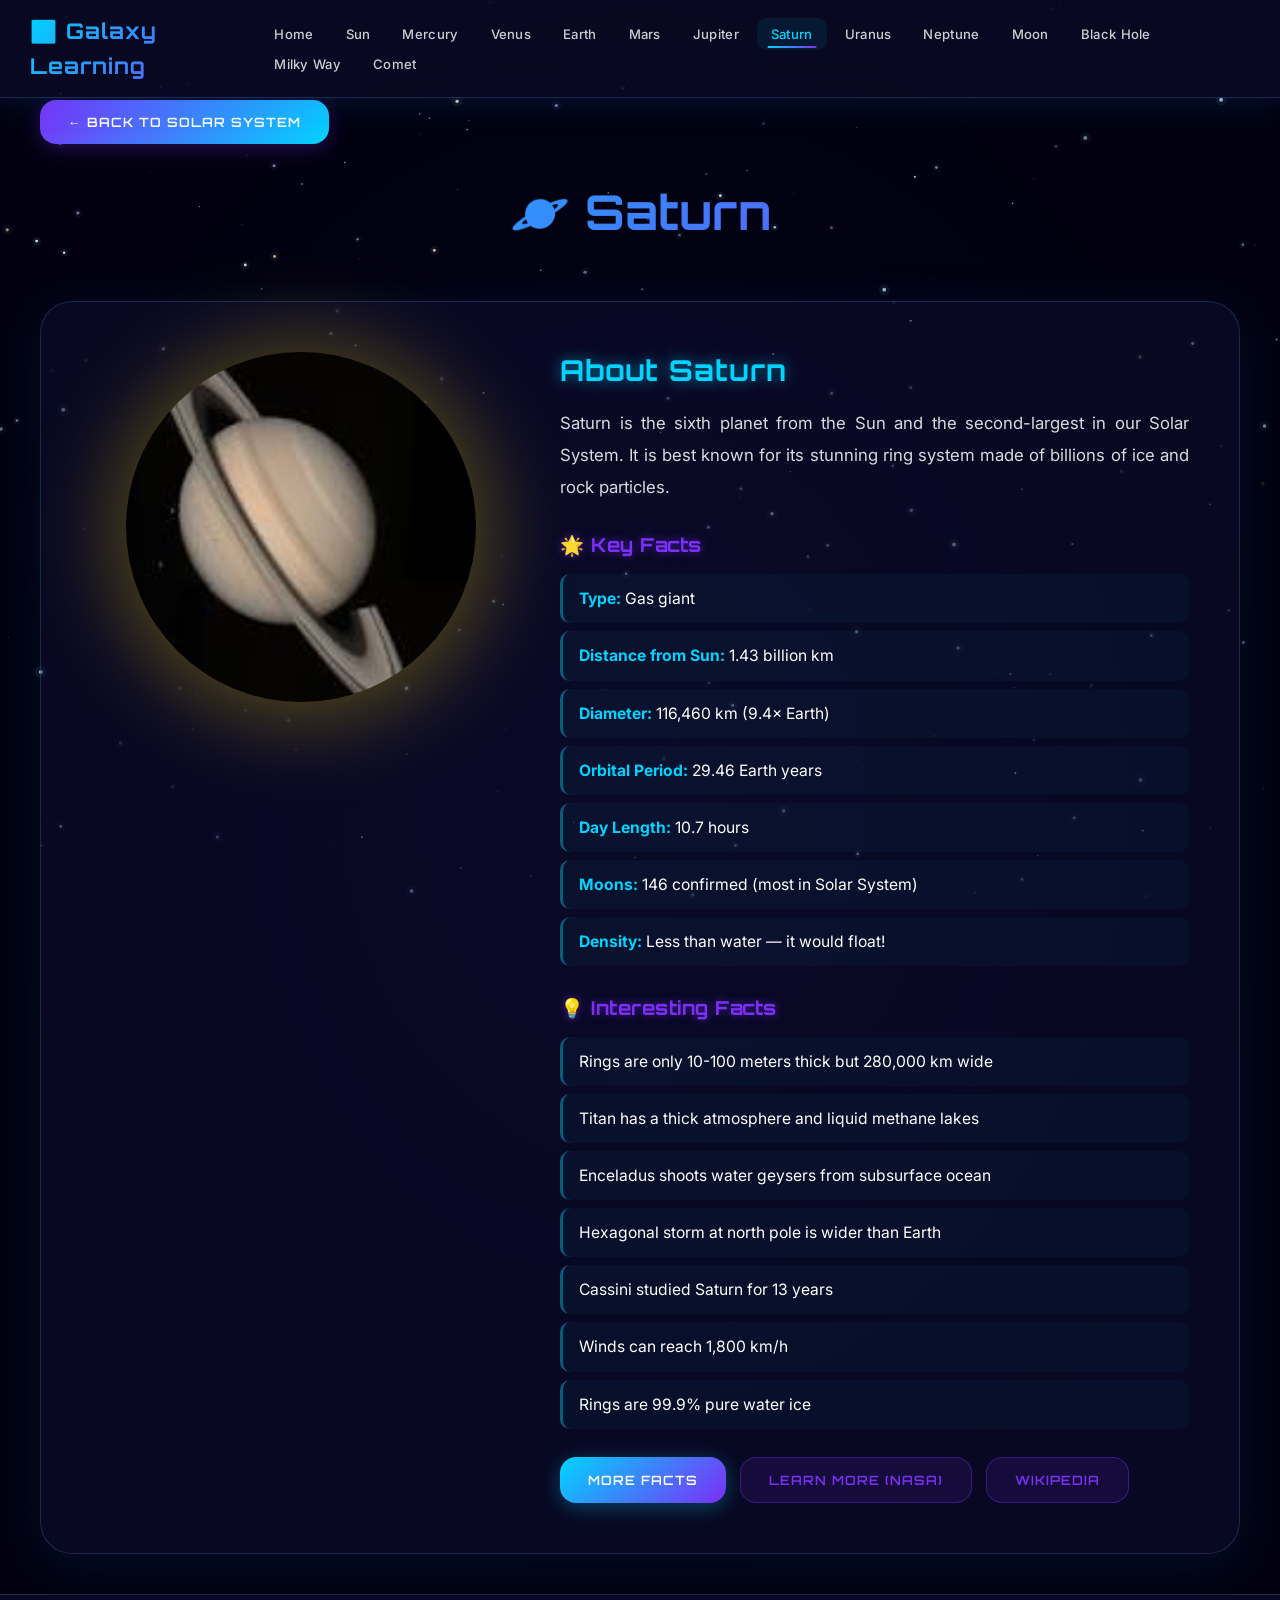
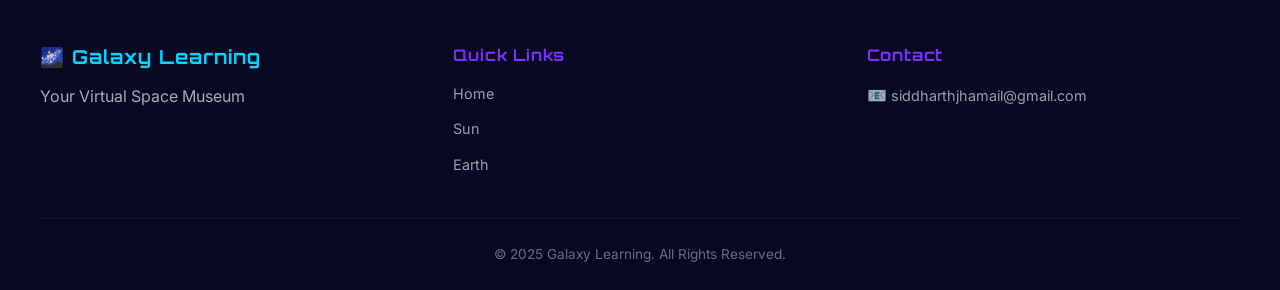
<file: saturn.html>
<!DOCTYPE html>
<html lang="en">
<head>
    <meta charset="UTF-8">
    <meta name="viewport" content="width=device-width, initial-scale=1.0">
    <title>Saturn — Galaxy Learning</title>
    <meta name="description" content="Learn about Saturn — the jewel of the Solar System with its spectacular rings.">
    <link rel="stylesheet" href="style.css">
</head>
<body>
    <canvas id="starfield"></canvas>
    <nav class="navbar" id="navbar">
        <div class="nav-container">
            <h1 class="nav-logo">🌌 Galaxy Learning</h1>
            <button class="hamburger" id="hamburger" aria-label="Toggle Menu"><span></span><span></span><span></span></button>
            <ul class="nav-menu" id="navMenu">
                <li><a href="index.html">Home</a></li><li><a href="sun.html">Sun</a></li>
                <li><a href="mercury.html">Mercury</a></li><li><a href="venus.html">Venus</a></li>
                <li><a href="earth.html">Earth</a></li><li><a href="mars.html">Mars</a></li>
                <li><a href="jupiter.html">Jupiter</a></li><li><a href="saturn.html" class="active">Saturn</a></li>
                <li><a href="uranus.html">Uranus</a></li><li><a href="neptune.html">Neptune</a></li>
                <li><a href="moon.html">Moon</a></li><li><a href="blackhole.html">Black Hole</a></li>
                <li><a href="milkyway.html">Milky Way</a></li><li><a href="comet.html">Comet</a></li>
            </ul>
        </div>
    </nav>
    <div class="detail-page">
        <div class="content-wrapper">
            <a href="index.html" class="btn-back">← Back to Solar System</a>
            <h1 class="page-title glow-text">🪐 Saturn</h1>
            <div class="detail-content">
                <div class="image-section">
                    <img src="images/saturn.jpg" alt="Saturn" class="detail-image pulsing">
                    <div class="image-glow saturn-glow-effect"></div>
                </div>
                <div class="info-section">
                    <h2>About Saturn</h2>
                    <p class="intro-text">Saturn is the sixth planet from the Sun and the second-largest in our Solar System. It is best known for its stunning ring system made of billions of ice and rock particles.</p>
                    <h3>🌟 Key Facts</h3>
                    <ul class="facts-list">
                        <li><strong>Type:</strong> Gas giant</li>
                        <li><strong>Distance from Sun:</strong> 1.43 billion km</li>
                        <li><strong>Diameter:</strong> 116,460 km (9.4× Earth)</li>
                        <li><strong>Orbital Period:</strong> 29.46 Earth years</li>
                        <li><strong>Day Length:</strong> 10.7 hours</li>
                        <li><strong>Moons:</strong> 146 confirmed (most in Solar System)</li>
                        <li><strong>Density:</strong> Less than water — it would float!</li>
                    </ul>
                    <h3>💡 Interesting Facts</h3>
                    <ul class="facts-list">
                        <li>Rings are only 10-100 meters thick but 280,000 km wide</li>
                        <li>Titan has a thick atmosphere and liquid methane lakes</li>
                        <li>Enceladus shoots water geysers from subsurface ocean</li>
                        <li>Hexagonal storm at north pole is wider than Earth</li>
                        <li>Cassini studied Saturn for 13 years</li>
                        <li>Winds can reach 1,800 km/h</li>
                        <li>Rings are 99.9% pure water ice</li>
                    </ul>
                    <div class="button-group">
                        <button class="btn-primary" onclick="showModal('saturn')">More Facts</button>
                        <a href="https://science.nasa.gov/saturn/" target="_blank" class="btn-learn">Learn More (NASA)</a>
                        <a href="https://en.wikipedia.org/wiki/Saturn" target="_blank" class="btn-learn">Wikipedia</a>
                    </div>
                </div>
            </div>
        </div>
    </div>
    <div id="factModal" class="modal"><div class="modal-content"><span class="close-modal">&times;</span><h2 id="modalTitle"></h2><div id="modalBody"></div></div></div>
    <footer class="footer"><div class="footer-content"><div class="footer-section"><h3>🌌 Galaxy Learning</h3><p>Your Virtual Space Museum</p></div><div class="footer-section"><h4>Quick Links</h4><ul class="footer-links"><li><a href="index.html">Home</a></li><li><a href="sun.html">Sun</a></li><li><a href="earth.html">Earth</a></li></ul></div><div class="footer-section"><h4>Contact</h4><p>📧 <a href="mailto:siddharthjhamail@gmail.com">siddharthjhamail@gmail.com</a></p></div></div><div class="footer-bottom"><p>&copy; 2025 Galaxy Learning. All Rights Reserved.</p></div></footer>
    <script src="script.js"></script>
</body>
</html>
</file>
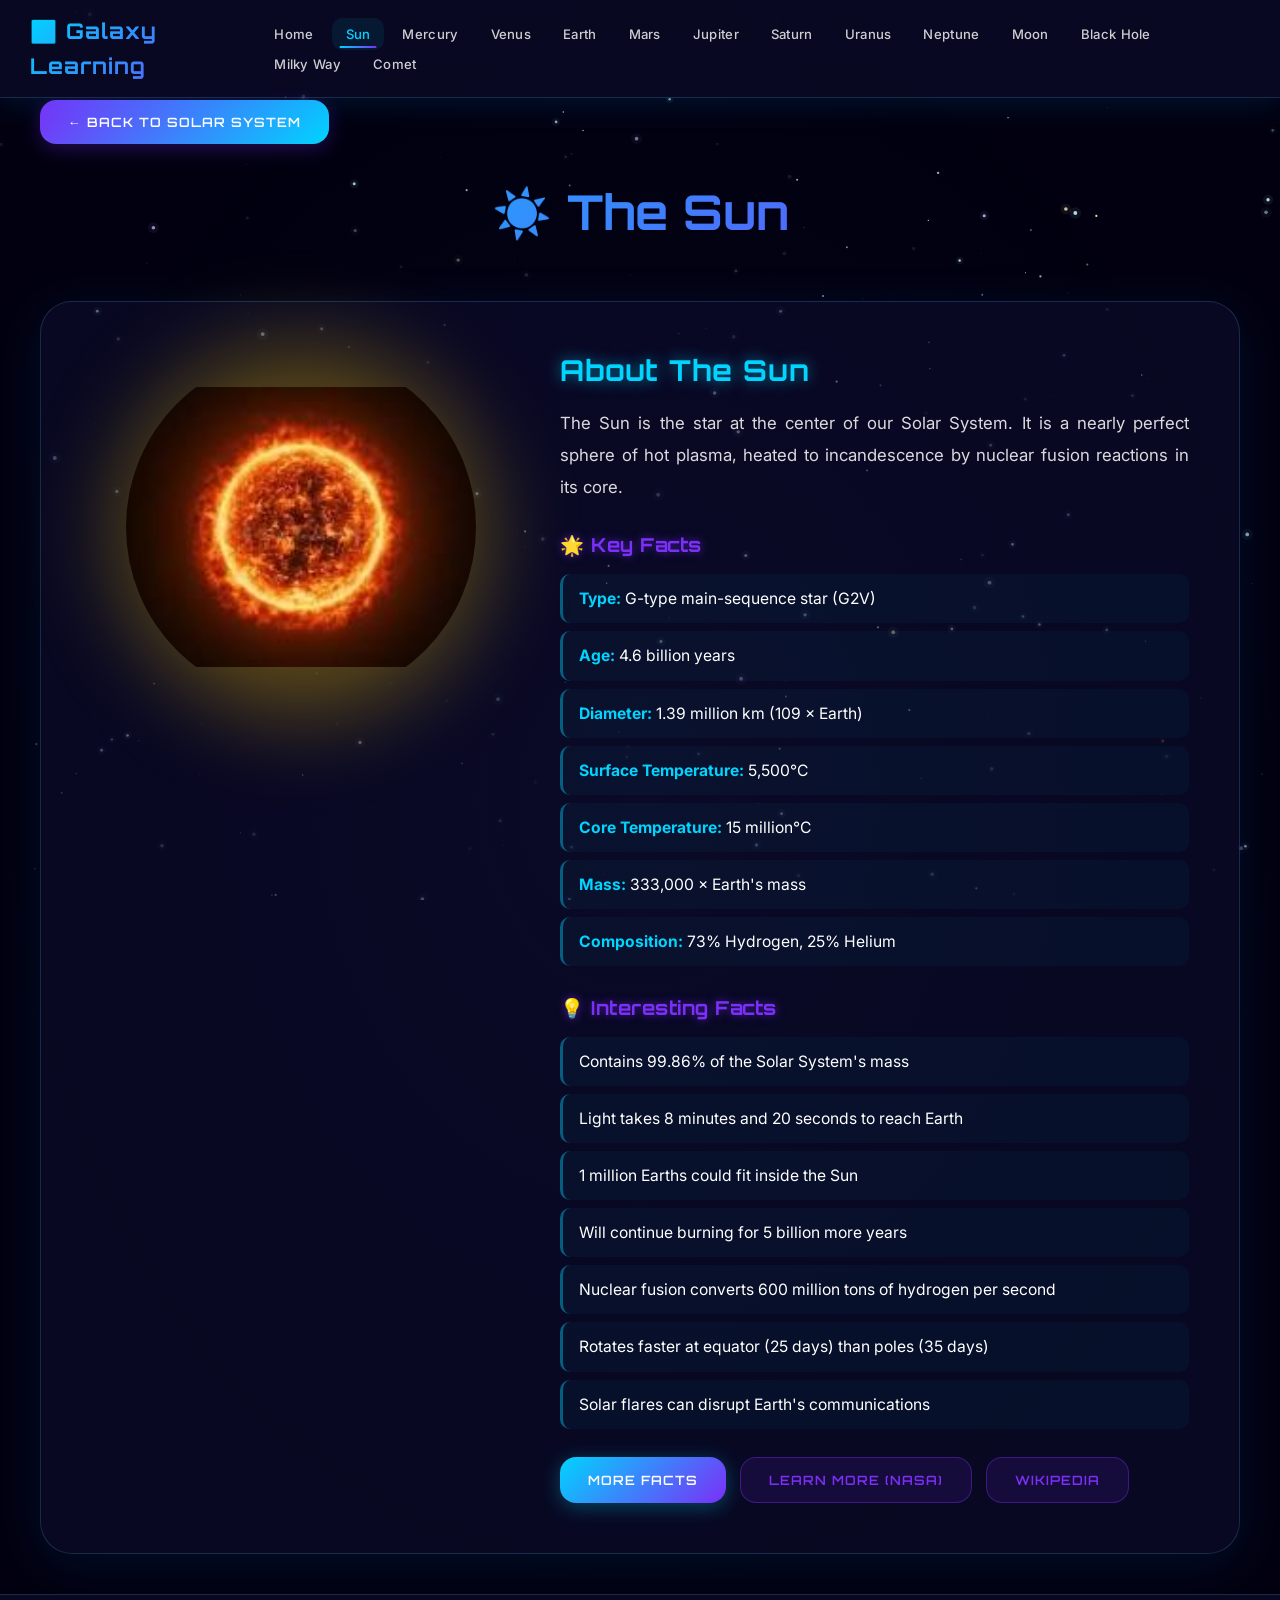
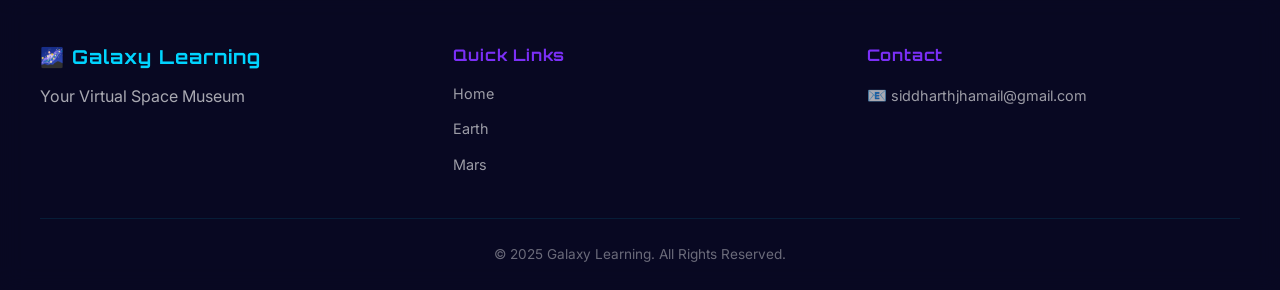
<file: sun.html>
<!DOCTYPE html>
<html lang="en">
<head>
    <meta charset="UTF-8">
    <meta name="viewport" content="width=device-width, initial-scale=1.0">
    <title>The Sun — Galaxy Learning</title>
    <meta name="description" content="Learn about the Sun — the star at the center of our Solar System. Explore facts, stats, and more.">
    <link rel="stylesheet" href="style.css">
</head>
<body>
    <canvas id="starfield"></canvas>
    <nav class="navbar" id="navbar">
        <div class="nav-container">
            <h1 class="nav-logo">🌌 Galaxy Learning</h1>
            <button class="hamburger" id="hamburger" aria-label="Toggle Menu"><span></span><span></span><span></span></button>
            <ul class="nav-menu" id="navMenu">
                <li><a href="index.html">Home</a></li>
                <li><a href="sun.html" class="active">Sun</a></li>
                <li><a href="mercury.html">Mercury</a></li>
                <li><a href="venus.html">Venus</a></li>
                <li><a href="earth.html">Earth</a></li>
                <li><a href="mars.html">Mars</a></li>
                <li><a href="jupiter.html">Jupiter</a></li>
                <li><a href="saturn.html">Saturn</a></li>
                <li><a href="uranus.html">Uranus</a></li>
                <li><a href="neptune.html">Neptune</a></li>
                <li><a href="moon.html">Moon</a></li>
                <li><a href="blackhole.html">Black Hole</a></li>
                <li><a href="milkyway.html">Milky Way</a></li>
                <li><a href="comet.html">Comet</a></li>
            </ul>
        </div>
    </nav>

    <div class="detail-page">
        <div class="content-wrapper">
            <a href="index.html" class="btn-back">← Back to Solar System</a>
            <h1 class="page-title glow-text">☀️ The Sun</h1>
            <div class="detail-content">
                <div class="image-section">
                    <img src="images/sun.jpg" alt="Sun" class="detail-image pulsing">
                    <div class="image-glow sun-glow-effect"></div>
                </div>
                <div class="info-section">
                    <h2>About The Sun</h2>
                    <p class="intro-text">The Sun is the star at the center of our Solar System. It is a nearly perfect sphere of hot plasma, heated to incandescence by nuclear fusion reactions in its core.</p>
                    <h3>🌟 Key Facts</h3>
                    <ul class="facts-list">
                        <li><strong>Type:</strong> G-type main-sequence star (G2V)</li>
                        <li><strong>Age:</strong> 4.6 billion years</li>
                        <li><strong>Diameter:</strong> 1.39 million km (109 × Earth)</li>
                        <li><strong>Surface Temperature:</strong> 5,500°C</li>
                        <li><strong>Core Temperature:</strong> 15 million°C</li>
                        <li><strong>Mass:</strong> 333,000 × Earth's mass</li>
                        <li><strong>Composition:</strong> 73% Hydrogen, 25% Helium</li>
                    </ul>
                    <h3>💡 Interesting Facts</h3>
                    <ul class="facts-list">
                        <li>Contains 99.86% of the Solar System's mass</li>
                        <li>Light takes 8 minutes and 20 seconds to reach Earth</li>
                        <li>1 million Earths could fit inside the Sun</li>
                        <li>Will continue burning for 5 billion more years</li>
                        <li>Nuclear fusion converts 600 million tons of hydrogen per second</li>
                        <li>Rotates faster at equator (25 days) than poles (35 days)</li>
                        <li>Solar flares can disrupt Earth's communications</li>
                    </ul>
                    <div class="button-group">
                        <button class="btn-primary" onclick="showModal('sun')">More Facts</button>
                        <a href="https://science.nasa.gov/sun/" target="_blank" class="btn-learn">Learn More (NASA)</a>
                        <a href="https://en.wikipedia.org/wiki/Sun" target="_blank" class="btn-learn">Wikipedia</a>
                    </div>
                </div>
            </div>
        </div>
    </div>

    <div id="factModal" class="modal">
        <div class="modal-content">
            <span class="close-modal">&times;</span>
            <h2 id="modalTitle"></h2>
            <div id="modalBody"></div>
        </div>
    </div>

    <footer class="footer">
        <div class="footer-content">
            <div class="footer-section"><h3>🌌 Galaxy Learning</h3><p>Your Virtual Space Museum</p></div>
            <div class="footer-section"><h4>Quick Links</h4><ul class="footer-links"><li><a href="index.html">Home</a></li><li><a href="earth.html">Earth</a></li><li><a href="mars.html">Mars</a></li></ul></div>
            <div class="footer-section"><h4>Contact</h4><p>📧 <a href="mailto:siddharthjhamail@gmail.com">siddharthjhamail@gmail.com</a></p></div>
        </div>
        <div class="footer-bottom"><p>&copy; 2025 Galaxy Learning. All Rights Reserved.</p></div>
    </footer>
    <script src="script.js"></script>
</body>
</html>
</file>
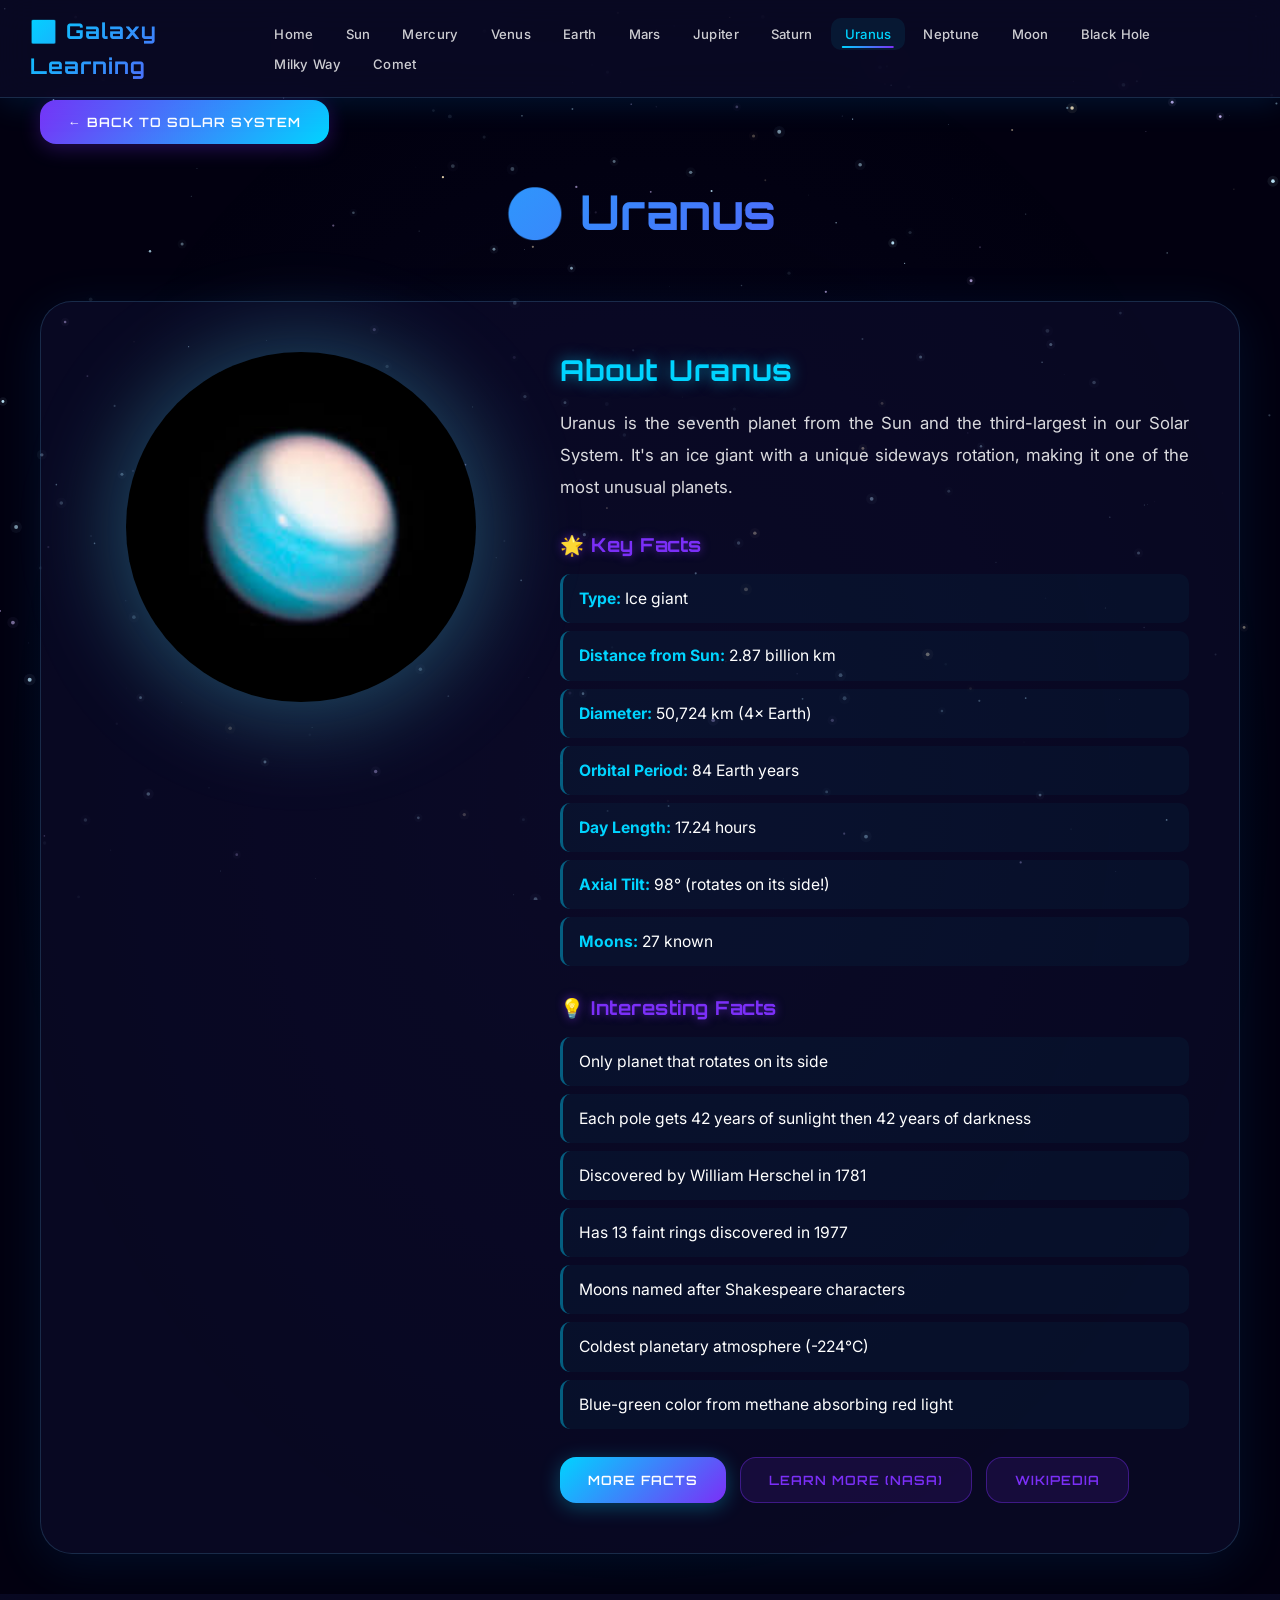
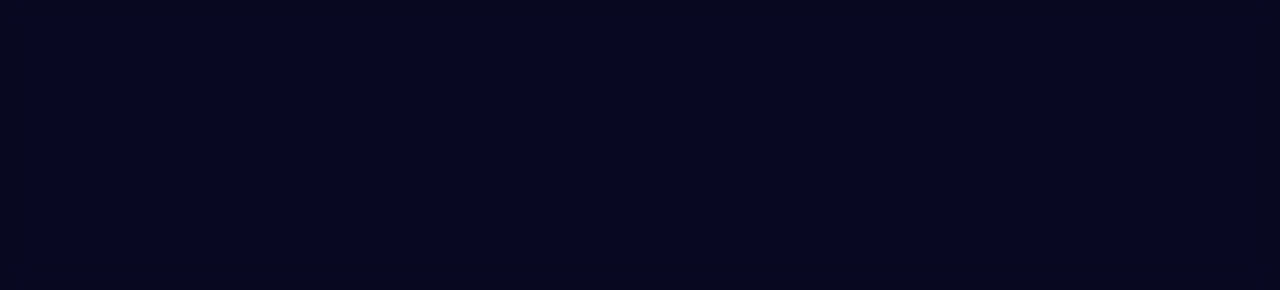
<file: uranus.html>
<!DOCTYPE html>
<html lang="en">
<head>
    <meta charset="UTF-8">
    <meta name="viewport" content="width=device-width, initial-scale=1.0">
    <title>Uranus — Galaxy Learning</title>
    <meta name="description" content="Learn about Uranus — the ice giant that rotates on its side.">
    <link rel="stylesheet" href="style.css">
</head>
<body>
    <canvas id="starfield"></canvas>
    <nav class="navbar" id="navbar">
        <div class="nav-container">
            <h1 class="nav-logo">🌌 Galaxy Learning</h1>
            <button class="hamburger" id="hamburger" aria-label="Toggle Menu"><span></span><span></span><span></span></button>
            <ul class="nav-menu" id="navMenu">
                <li><a href="index.html">Home</a></li><li><a href="sun.html">Sun</a></li>
                <li><a href="mercury.html">Mercury</a></li><li><a href="venus.html">Venus</a></li>
                <li><a href="earth.html">Earth</a></li><li><a href="mars.html">Mars</a></li>
                <li><a href="jupiter.html">Jupiter</a></li><li><a href="saturn.html">Saturn</a></li>
                <li><a href="uranus.html" class="active">Uranus</a></li><li><a href="neptune.html">Neptune</a></li>
                <li><a href="moon.html">Moon</a></li><li><a href="blackhole.html">Black Hole</a></li>
                <li><a href="milkyway.html">Milky Way</a></li><li><a href="comet.html">Comet</a></li>
            </ul>
        </div>
    </nav>
    <div class="detail-page">
        <div class="content-wrapper">
            <a href="index.html" class="btn-back">← Back to Solar System</a>
            <h1 class="page-title glow-text">🔵 Uranus</h1>
            <div class="detail-content">
                <div class="image-section">
                    <img src="images/uranus.jpg" alt="Uranus" class="detail-image pulsing">
                    <div class="image-glow uranus-glow-effect"></div>
                </div>
                <div class="info-section">
                    <h2>About Uranus</h2>
                    <p class="intro-text">Uranus is the seventh planet from the Sun and the third-largest in our Solar System. It's an ice giant with a unique sideways rotation, making it one of the most unusual planets.</p>
                    <h3>🌟 Key Facts</h3>
                    <ul class="facts-list">
                        <li><strong>Type:</strong> Ice giant</li>
                        <li><strong>Distance from Sun:</strong> 2.87 billion km</li>
                        <li><strong>Diameter:</strong> 50,724 km (4× Earth)</li>
                        <li><strong>Orbital Period:</strong> 84 Earth years</li>
                        <li><strong>Day Length:</strong> 17.24 hours</li>
                        <li><strong>Axial Tilt:</strong> 98° (rotates on its side!)</li>
                        <li><strong>Moons:</strong> 27 known</li>
                    </ul>
                    <h3>💡 Interesting Facts</h3>
                    <ul class="facts-list">
                        <li>Only planet that rotates on its side</li>
                        <li>Each pole gets 42 years of sunlight then 42 years of darkness</li>
                        <li>Discovered by William Herschel in 1781</li>
                        <li>Has 13 faint rings discovered in 1977</li>
                        <li>Moons named after Shakespeare characters</li>
                        <li>Coldest planetary atmosphere (-224°C)</li>
                        <li>Blue-green color from methane absorbing red light</li>
                    </ul>
                    <div class="button-group">
                        <button class="btn-primary" onclick="showModal('uranus')">More Facts</button>
                        <a href="https://science.nasa.gov/uranus/" target="_blank" class="btn-learn">Learn More (NASA)</a>
                        <a href="https://en.wikipedia.org/wiki/Uranus" target="_blank" class="btn-learn">Wikipedia</a>
                    </div>
                </div>
            </div>
        </div>
    </div>
    <div id="factModal" class="modal"><div class="modal-content"><span class="close-modal">&times;</span><h2 id="modalTitle"></h2><div id="modalBody"></div></div></div>
    <footer class="footer"><div class="footer-content"><div class="footer-section"><h3>🌌 Galaxy Learning</h3><p>Your Virtual Space Museum</p></div><div class="footer-section"><h4>Quick Links</h4><ul class="footer-links"><li><a href="index.html">Home</a></li><li><a href="sun.html">Sun</a></li><li><a href="earth.html">Earth</a></li></ul></div><div class="footer-section"><h4>Contact</h4><p>📧 <a href="mailto:siddharthjhamail@gmail.com">siddharthjhamail@gmail.com</a></p></div></div><div class="footer-bottom"><p>&copy; 2025 Galaxy Learning. All Rights Reserved.</p></div></footer>
    <script src="script.js"></script>
</body>
</html>
</file>
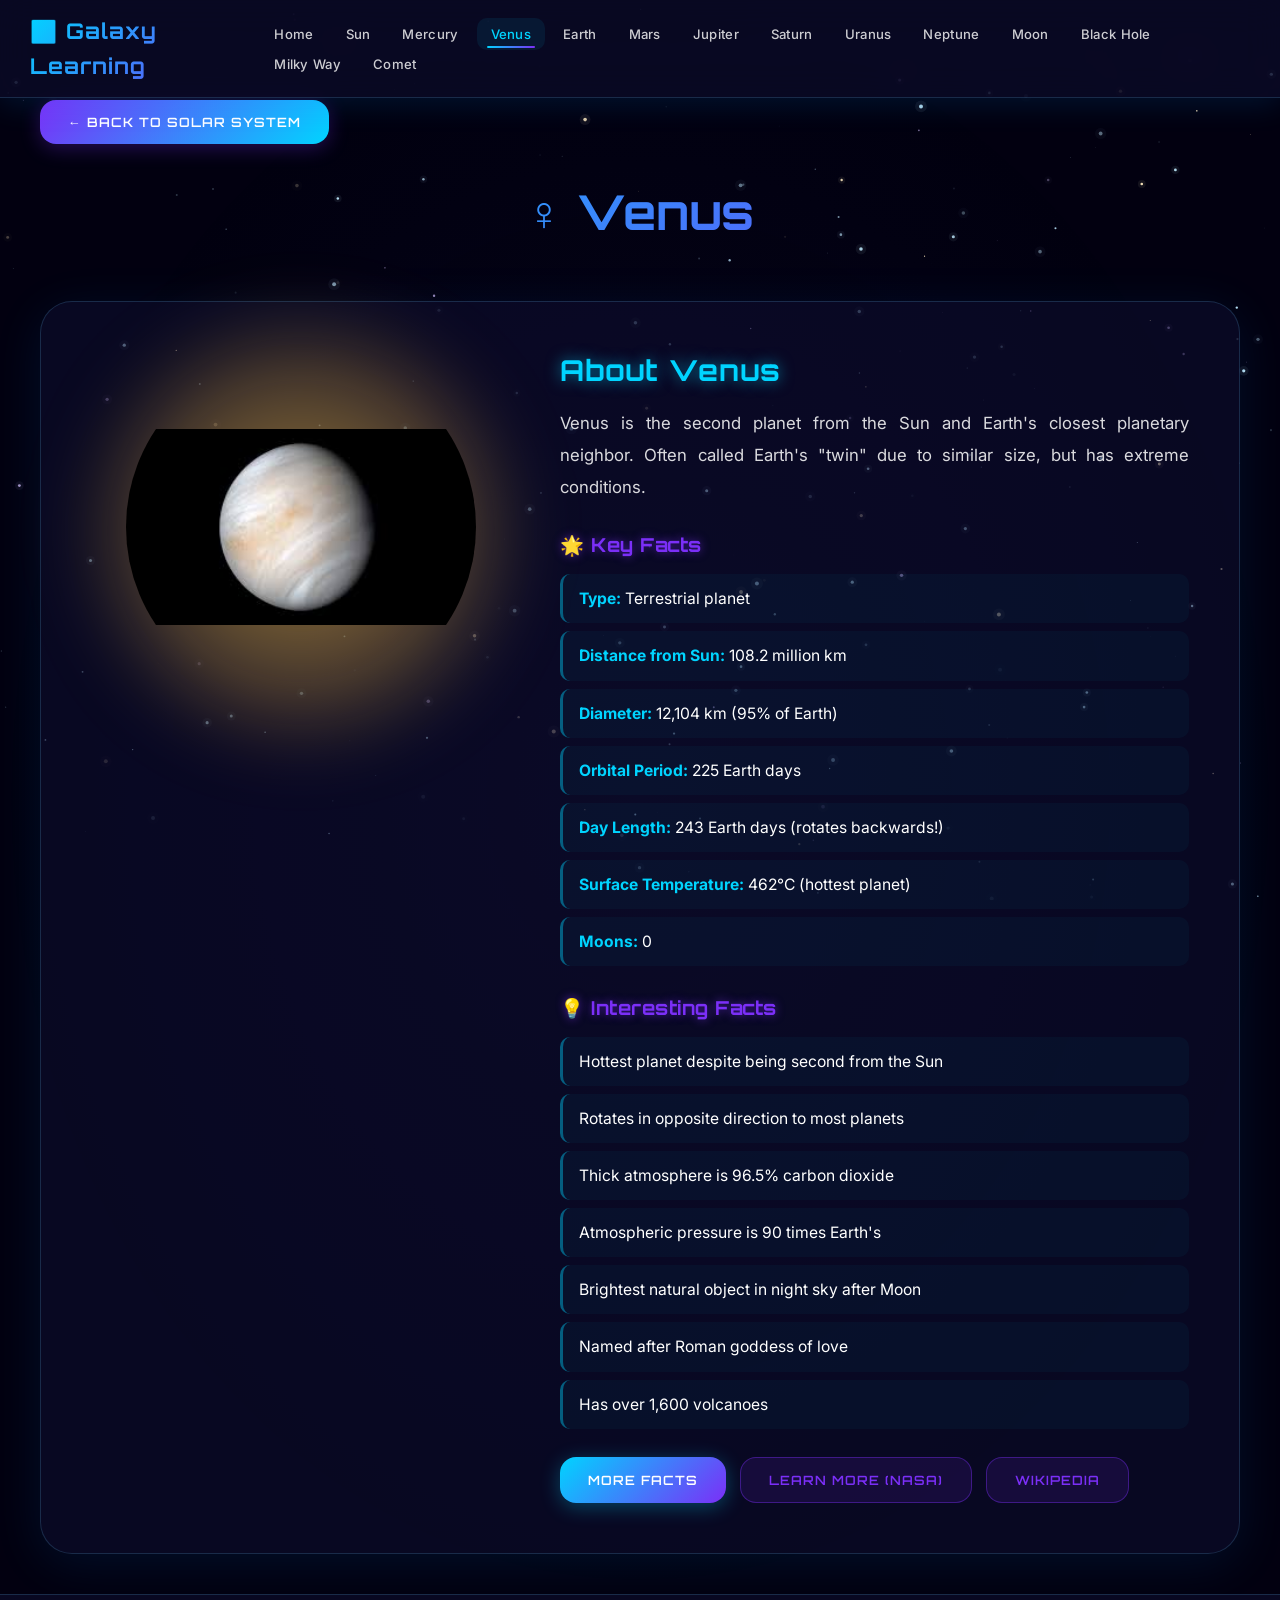
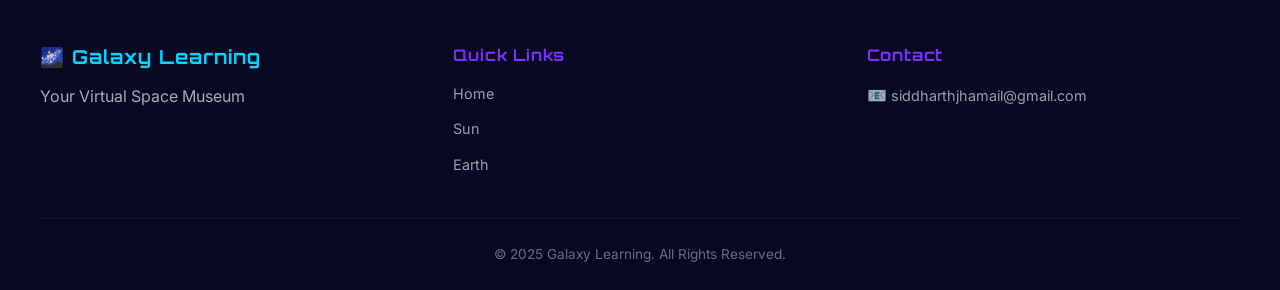
<file: venus.html>
<!DOCTYPE html>
<html lang="en">
<head>
    <meta charset="UTF-8">
    <meta name="viewport" content="width=device-width, initial-scale=1.0">
    <title>Venus — Galaxy Learning</title>
    <meta name="description" content="Learn about Venus — Earth's scorching twin with sulfuric acid clouds.">
    <link rel="stylesheet" href="style.css">
</head>
<body>
    <canvas id="starfield"></canvas>
    <nav class="navbar" id="navbar">
        <div class="nav-container">
            <h1 class="nav-logo">🌌 Galaxy Learning</h1>
            <button class="hamburger" id="hamburger" aria-label="Toggle Menu"><span></span><span></span><span></span></button>
            <ul class="nav-menu" id="navMenu">
                <li><a href="index.html">Home</a></li><li><a href="sun.html">Sun</a></li>
                <li><a href="mercury.html">Mercury</a></li><li><a href="venus.html" class="active">Venus</a></li>
                <li><a href="earth.html">Earth</a></li><li><a href="mars.html">Mars</a></li>
                <li><a href="jupiter.html">Jupiter</a></li><li><a href="saturn.html">Saturn</a></li>
                <li><a href="uranus.html">Uranus</a></li><li><a href="neptune.html">Neptune</a></li>
                <li><a href="moon.html">Moon</a></li><li><a href="blackhole.html">Black Hole</a></li>
                <li><a href="milkyway.html">Milky Way</a></li><li><a href="comet.html">Comet</a></li>
            </ul>
        </div>
    </nav>
    <div class="detail-page">
        <div class="content-wrapper">
            <a href="index.html" class="btn-back">← Back to Solar System</a>
            <h1 class="page-title glow-text">♀️ Venus</h1>
            <div class="detail-content">
                <div class="image-section">
                    <img src="images/venus.jpg" alt="Venus" class="detail-image pulsing">
                    <div class="image-glow venus-glow-effect"></div>
                </div>
                <div class="info-section">
                    <h2>About Venus</h2>
                    <p class="intro-text">Venus is the second planet from the Sun and Earth's closest planetary neighbor. Often called Earth's "twin" due to similar size, but has extreme conditions.</p>
                    <h3>🌟 Key Facts</h3>
                    <ul class="facts-list">
                        <li><strong>Type:</strong> Terrestrial planet</li>
                        <li><strong>Distance from Sun:</strong> 108.2 million km</li>
                        <li><strong>Diameter:</strong> 12,104 km (95% of Earth)</li>
                        <li><strong>Orbital Period:</strong> 225 Earth days</li>
                        <li><strong>Day Length:</strong> 243 Earth days (rotates backwards!)</li>
                        <li><strong>Surface Temperature:</strong> 462°C (hottest planet)</li>
                        <li><strong>Moons:</strong> 0</li>
                    </ul>
                    <h3>💡 Interesting Facts</h3>
                    <ul class="facts-list">
                        <li>Hottest planet despite being second from the Sun</li>
                        <li>Rotates in opposite direction to most planets</li>
                        <li>Thick atmosphere is 96.5% carbon dioxide</li>
                        <li>Atmospheric pressure is 90 times Earth's</li>
                        <li>Brightest natural object in night sky after Moon</li>
                        <li>Named after Roman goddess of love</li>
                        <li>Has over 1,600 volcanoes</li>
                    </ul>
                    <div class="button-group">
                        <button class="btn-primary" onclick="showModal('venus')">More Facts</button>
                        <a href="https://science.nasa.gov/venus/" target="_blank" class="btn-learn">Learn More (NASA)</a>
                        <a href="https://en.wikipedia.org/wiki/Venus" target="_blank" class="btn-learn">Wikipedia</a>
                    </div>
                </div>
            </div>
        </div>
    </div>
    <div id="factModal" class="modal"><div class="modal-content"><span class="close-modal">&times;</span><h2 id="modalTitle"></h2><div id="modalBody"></div></div></div>
    <footer class="footer"><div class="footer-content"><div class="footer-section"><h3>🌌 Galaxy Learning</h3><p>Your Virtual Space Museum</p></div><div class="footer-section"><h4>Quick Links</h4><ul class="footer-links"><li><a href="index.html">Home</a></li><li><a href="sun.html">Sun</a></li><li><a href="earth.html">Earth</a></li></ul></div><div class="footer-section"><h4>Contact</h4><p>📧 <a href="mailto:siddharthjhamail@gmail.com">siddharthjhamail@gmail.com</a></p></div></div><div class="footer-bottom"><p>&copy; 2025 Galaxy Learning. All Rights Reserved.</p></div></footer>
    <script src="script.js"></script>
</body>
</html>
</file>
<file: style.css>
/* ==================== IMPORTS & DESIGN TOKENS ==================== */
@import url('https://fonts.googleapis.com/css2?family=Orbitron:wght@400;500;600;700;800;900&family=Inter:wght@300;400;500;600;700&display=swap');

:root {
    --font-heading: 'Orbitron', sans-serif;
    --font-body: 'Inter', sans-serif;

    --bg-deep: #020010;
    --bg-dark: #0a0a1e;
    --bg-card: rgba(12, 12, 40, 0.65);

    --accent-cyan: #00d4ff;
    --accent-purple: #7b2ff7;
    --accent-pink: #ff006e;
    --accent-gold: #ffd700;

    --glass-bg: rgba(15, 15, 50, 0.55);
    --glass-border: rgba(100, 200, 255, 0.18);
    --glass-blur: 18px;

    --glow-cyan: 0 0 20px rgba(0, 212, 255, 0.5);
    --glow-purple: 0 0 20px rgba(123, 47, 247, 0.5);

    --radius-sm: 10px;
    --radius-md: 16px;
    --radius-lg: 24px;
    --radius-xl: 32px;

    --transition: 0.35s cubic-bezier(0.25, 0.46, 0.45, 0.94);
}

/* ==================== GLOBAL RESET ==================== */
*, *::before, *::after {
    margin: 0;
    padding: 0;
    box-sizing: border-box;
}

html {
    scroll-behavior: smooth;
}

body {
    font-family: var(--font-body);
    background: var(--bg-deep);
    color: #ffffff;
    overflow-x: hidden;
    line-height: 1.6;
}

/* ==================== LOADING SCREEN ==================== */
.loading-screen {
    position: fixed;
    inset: 0;
    background: var(--bg-deep);
    display: flex;
    flex-direction: column;
    justify-content: center;
    align-items: center;
    z-index: 99999;
    transition: opacity 0.8s ease, visibility 0.8s ease;
    overflow: hidden;
}

.loading-screen.hidden {
    opacity: 0;
    visibility: hidden;
    pointer-events: none;
}

/* Rocket */
.rocket-wrapper {
    position: relative;
    display: flex;
    flex-direction: column;
    align-items: center;
    animation: rocket-fly 1.5s ease-in-out infinite;
}

.rocket {
    font-size: 5rem;
    transform: rotate(-45deg);
    filter: drop-shadow(0 0 20px rgba(0, 212, 255, 0.6));
    animation: rocket-shake 0.15s ease-in-out infinite alternate;
}

/* Exhaust flames */
.rocket-exhaust {
    display: flex;
    gap: 4px;
    margin-top: -10px;
    margin-left: 30px;
}

.flame {
    display: block;
    border-radius: 50% 50% 50% 50% / 60% 60% 40% 40%;
    animation: flame-flicker 0.3s ease-in-out infinite alternate;
}

.flame-1 {
    width: 12px;
    height: 30px;
    background: linear-gradient(to bottom, #ffd700, #ff6b00, #ff006e);
    animation-delay: 0s;
}

.flame-2 {
    width: 16px;
    height: 45px;
    background: linear-gradient(to bottom, #ffffff, #ffd700, #ff6b00, #ff006e);
    animation-delay: 0.1s;
}

.flame-3 {
    width: 12px;
    height: 30px;
    background: linear-gradient(to bottom, #ffd700, #ff6b00, #ff006e);
    animation-delay: 0.2s;
}

/* Star particles streaking past */
.loading-stars {
    position: absolute;
    inset: 0;
    pointer-events: none;
    overflow: hidden;
}

.star-particle {
    position: absolute;
    width: 3px;
    height: 3px;
    background: #ffffff;
    border-radius: 50%;
    box-shadow: 0 0 6px rgba(255, 255, 255, 0.8);
    animation: star-streak 0.8s linear infinite;
}

.star-particle:nth-child(1) { left: 15%; top: -5%; animation-delay: 0s; animation-duration: 0.7s; }
.star-particle:nth-child(2) { left: 35%; top: -5%; animation-delay: 0.2s; animation-duration: 0.9s; }
.star-particle:nth-child(3) { left: 55%; top: -5%; animation-delay: 0.4s; animation-duration: 0.6s; }
.star-particle:nth-child(4) { left: 75%; top: -5%; animation-delay: 0.1s; animation-duration: 0.8s; }
.star-particle:nth-child(5) { left: 25%; top: -5%; animation-delay: 0.5s; animation-duration: 1s; }
.star-particle:nth-child(6) { left: 65%; top: -5%; animation-delay: 0.3s; animation-duration: 0.75s; }

.loading-text {
    font-family: var(--font-heading);
    color: var(--accent-cyan);
    margin-top: 40px;
    font-size: 0.9rem;
    letter-spacing: 4px;
    text-transform: uppercase;
    animation: pulse-text 1.5s ease-in-out infinite;
    z-index: 2;
}

@keyframes rocket-fly {
    0%, 100% { transform: translateY(0); }
    50% { transform: translateY(-20px); }
}

@keyframes rocket-shake {
    0% { transform: rotate(-45deg) translateX(-1px); }
    100% { transform: rotate(-45deg) translateX(1px); }
}

@keyframes flame-flicker {
    0% { transform: scaleY(0.8) scaleX(0.9); opacity: 0.8; }
    100% { transform: scaleY(1.2) scaleX(1.1); opacity: 1; }
}

@keyframes star-streak {
    0% { transform: translateY(-10px); opacity: 0; }
    20% { opacity: 1; }
    100% { transform: translateY(105vh); opacity: 0; }
}

@keyframes pulse-text {
    0%, 100% { opacity: 0.5; }
    50% { opacity: 1; }
}

/* ==================== STARFIELD CANVAS ==================== */
#starfield {
    position: fixed;
    top: 0;
    left: 0;
    width: 100%;
    height: 100%;
    z-index: 0;
    pointer-events: none;
}

/* ==================== NAVBAR ==================== */
.navbar {
    position: fixed;
    top: 0;
    left: 0;
    width: 100%;
    background: var(--glass-bg);
    backdrop-filter: blur(var(--glass-blur));
    -webkit-backdrop-filter: blur(var(--glass-blur));
    z-index: 1000;
    border-bottom: 1px solid var(--glass-border);
    box-shadow: 0 4px 30px rgba(0, 150, 255, 0.15);
    transition: background var(--transition), box-shadow var(--transition);
}

.navbar.scrolled {
    background: rgba(5, 5, 25, 0.92);
    box-shadow: 0 4px 40px rgba(0, 150, 255, 0.25);
}

.nav-container {
    max-width: 1400px;
    margin: 0 auto;
    padding: 14px 30px;
    display: flex;
    justify-content: space-between;
    align-items: center;
}

.nav-logo {
    font-family: var(--font-heading);
    font-size: 1.35rem;
    font-weight: 700;
    background: linear-gradient(135deg, var(--accent-cyan), var(--accent-purple));
    -webkit-background-clip: text;
    -webkit-text-fill-color: transparent;
    background-clip: text;
    letter-spacing: 1px;
}

.nav-menu {
    display: flex;
    list-style: none;
    gap: 4px;
    flex-wrap: wrap;
    align-items: center;
}

.nav-menu a {
    color: rgba(255, 255, 255, 0.8);
    text-decoration: none;
    padding: 8px 14px;
    border-radius: var(--radius-sm);
    transition: all var(--transition);
    font-size: 0.82rem;
    font-weight: 500;
    position: relative;
    letter-spacing: 0.3px;
}

.nav-menu a::after {
    content: '';
    position: absolute;
    bottom: 2px;
    left: 50%;
    width: 0;
    height: 2px;
    background: linear-gradient(90deg, var(--accent-cyan), var(--accent-purple));
    transition: all var(--transition);
    transform: translateX(-50%);
    border-radius: 2px;
}

.nav-menu a:hover::after,
.nav-menu a.active::after {
    width: 70%;
}

.nav-menu a:hover,
.nav-menu a.active {
    color: var(--accent-cyan);
    background: rgba(0, 212, 255, 0.08);
    transform: translateY(-1px);
}

/* Hamburger */
.hamburger {
    display: none;
    flex-direction: column;
    gap: 5px;
    cursor: pointer;
    padding: 8px;
    z-index: 1001;
    background: none;
    border: none;
}

.hamburger span {
    width: 26px;
    height: 2.5px;
    background: var(--accent-cyan);
    border-radius: 4px;
    transition: all 0.3s ease;
}

.hamburger.active span:nth-child(1) {
    transform: rotate(45deg) translate(5px, 5px);
}

.hamburger.active span:nth-child(2) {
    opacity: 0;
}

.hamburger.active span:nth-child(3) {
    transform: rotate(-45deg) translate(5px, -5px);
}

/* ==================== HOMEPAGE HERO ==================== */
.galaxy-container {
    position: relative;
    min-height: 100vh;
    display: flex;
    flex-direction: column;
    justify-content: flex-start;
    align-items: center;
    padding: 100px 20px 60px;
    background: radial-gradient(ellipse at center, rgba(20, 20, 60, 0.4) 0%, transparent 70%);
    z-index: 1;
    gap: 20px;
}

.welcome-text {
    position: relative;
    text-align: center;
    z-index: 5;
    width: 90%;
    max-width: 800px;
    animation: fadeSlideDown 1s ease 0.5s both;
    flex-shrink: 0;
}

.welcome-text h1 {
    font-family: var(--font-heading);
    font-size: 2.8rem;
    font-weight: 800;
    background: linear-gradient(135deg, var(--accent-cyan), var(--accent-purple), var(--accent-pink));
    -webkit-background-clip: text;
    -webkit-text-fill-color: transparent;
    background-clip: text;
    background-size: 200% 200%;
    animation: gradient-shift 4s ease infinite;
    margin-bottom: 14px;
    line-height: 1.25;
    letter-spacing: 0.5px;
}

.welcome-text p {
    font-size: 1.15rem;
    color: rgba(0, 212, 255, 0.85);
    font-weight: 300;
    letter-spacing: 3px;
    line-height: 1.6;
    text-transform: uppercase;
}

.welcome-text .scroll-hint {
    display: inline-block;
    margin-top: 20px;
    font-size: 0.8rem;
    color: rgba(255, 255, 255, 0.4);
    letter-spacing: 3px;
    text-transform: uppercase;
    animation: bounce-hint 2s ease-in-out infinite;
}

.welcome-text .scroll-hint::after {
    content: '↓';
    display: block;
    margin-top: 6px;
    font-size: 1.2rem;
}

@keyframes bounce-hint {
    0%, 100% { transform: translateY(0); }
    50% { transform: translateY(8px); }
}

@keyframes gradient-shift {
    0%, 100% { background-position: 0% 50%; }
    50% { background-position: 100% 50%; }
}

@keyframes fadeSlideDown {
    from { opacity: 0; transform: translateY(-30px); }
    to { opacity: 1; transform: translateY(0); }
}

/* ==================== SOLAR SYSTEM ==================== */
.solar-system-circular {
    position: relative;
    width: 900px;
    height: 900px;
    max-width: 90vw;
    max-height: 90vw;
    margin: 0 auto;
    animation: fadeIn 1.2s ease 0.8s both;
}

/* SUN */
.sun-center-new {
    position: absolute;
    top: 50%;
    left: 50%;
    transform: translate(-50%, -50%);
    width: 180px;
    height: 180px;
    cursor: pointer;
    z-index: 30;
    transition: all var(--transition);
}

.sun-center-new:hover {
    transform: translate(-50%, -50%) scale(1.15);
    z-index: 100;
}

.sun-center-new img {
    width: 100%;
    height: 100%;
    border-radius: 50%;
    object-fit: cover;
    filter: drop-shadow(0 0 30px rgba(255, 200, 0, 0.8));
}

.sun-glow-new {
    position: absolute;
    width: 260px;
    height: 260px;
    top: -40px;
    left: -40px;
    background: radial-gradient(circle, rgba(255, 200, 0, 0.6), rgba(255, 150, 0, 0.3), transparent);
    animation: pulse-sun 2.5s infinite ease-in-out;
    border-radius: 50%;
    filter: blur(25px);
    pointer-events: none;
}

@keyframes pulse-sun {
    50% { transform: scale(1.15); opacity: 1; }
}

/* ORBIT RINGS */
.orbit-ring {
    position: absolute;
    top: 50%;
    left: 50%;
    border: 2px solid rgba(0, 212, 255, 0.15);
    border-radius: 50%;
    box-shadow:
        0 0 15px rgba(0, 212, 255, 0.2),
        inset 0 0 15px rgba(0, 212, 255, 0.15);
    pointer-events: none;
}

.orbit-ring-inner {
    width: 380px;
    height: 380px;
    animation: rotate-orbit-clockwise 35s linear infinite;
}

.orbit-ring-outer {
    width: 620px;
    height: 620px;
    border-color: rgba(123, 47, 247, 0.15);
    box-shadow:
        0 0 15px rgba(123, 47, 247, 0.2),
        inset 0 0 15px rgba(123, 47, 247, 0.15);
    animation: rotate-orbit-counter 45s linear infinite;
}

@keyframes rotate-orbit-clockwise {
    from { transform: translate(-50%, -50%) rotate(0deg); }
    to { transform: translate(-50%, -50%) rotate(360deg); }
}

@keyframes rotate-orbit-counter {
    from { transform: translate(-50%, -50%) rotate(0deg); }
    to { transform: translate(-50%, -50%) rotate(-360deg); }
}

/* PLANET CIRCLES */
.planet-circle {
    position: absolute;
    top: 50%;
    left: 50%;
    transform: translate(-50%, -50%);
    pointer-events: none;
}

.planet-circle-inner { width: 380px; height: 380px; }
.planet-circle-outer { width: 620px; height: 620px; }

/* PLANETS */
.planet-item {
    position: absolute;
    cursor: pointer;
    transition: all var(--transition);
    pointer-events: auto;
    z-index: 15;
}

.planet-item:hover {
    transform: scale(1.3);
    z-index: 100;
}

.planet-small { width: 70px; height: 70px; }
.planet-medium { width: 85px; height: 85px; }
.planet-large { width: 105px; height: 105px; }

.planet-item img {
    width: 100%;
    height: 100%;
    border-radius: 50%;
    object-fit: cover;
    filter: drop-shadow(0 0 18px rgba(0, 212, 255, 0.7));
    animation: rotate-self 18s linear infinite;
    transition: filter var(--transition);
}

.planet-item:hover img {
    filter: drop-shadow(0 0 35px rgba(0, 212, 255, 1)) brightness(1.3);
}

@keyframes rotate-self {
    from { transform: rotate(0deg); }
    to { transform: rotate(360deg); }
}

/* Planet Positions */
.planet-pos-1 { top: 0; left: 50%; transform: translate(-50%, -50%); }
.planet-pos-1:hover { transform: translate(-50%, -50%) scale(1.3); }

.planet-pos-2 { top: 50%; right: 0; transform: translate(50%, -50%); }
.planet-pos-2:hover { transform: translate(50%, -50%) scale(1.3); }

.planet-pos-3 { bottom: 0; left: 50%; transform: translate(-50%, 50%); }
.planet-pos-3:hover { transform: translate(-50%, 50%) scale(1.3); }

.planet-pos-4 { top: 50%; left: 0; transform: translate(-50%, -50%); }
.planet-pos-4:hover { transform: translate(-50%, -50%) scale(1.3); }

/* SPECIAL OBJECTS */
.special-object {
    position: absolute;
    width: 95px;
    height: 95px;
    cursor: pointer;
    transition: all var(--transition);
    z-index: 10;
}

.special-object:hover { transform: scale(1.25); z-index: 100; }

.special-object img {
    width: 100%;
    height: 100%;
    border-radius: 50%;
    object-fit: cover;
    filter: drop-shadow(0 0 22px rgba(255, 255, 255, 0.6));
    animation: rotate-self-slow 25s linear infinite;
    transition: filter var(--transition);
}

.special-object:hover img {
    filter: drop-shadow(0 0 40px rgba(255, 255, 255, 1)) brightness(1.3);
}

@keyframes rotate-self-slow {
    from { transform: rotate(0deg); }
    to { transform: rotate(360deg); }
}

.special-topleft { top: 50px; left: 50px; }
.special-topright { top: 50px; right: 50px; }
.special-bottomleft { bottom: 50px; left: 50px; }
.special-bottomright { bottom: 50px; right: 50px; }

.comet-tail-new {
    position: absolute;
    width: 90px;
    height: 4px;
    background: linear-gradient(90deg, rgba(255, 215, 0, 0.9), transparent);
    top: 50%;
    right: 100%;
    transform: translateY(-50%) rotate(-35deg);
    filter: blur(2px);
    pointer-events: none;
    box-shadow: 0 0 10px rgba(255, 215, 0, 0.8);
}

/* Labels */
.planet-item .label,
.sun-center-new .label,
.special-object .label {
    position: absolute;
    bottom: -32px;
    left: 50%;
    transform: translateX(-50%);
    font-family: var(--font-heading);
    font-size: 0.7rem;
    color: var(--accent-cyan);
    white-space: nowrap;
    text-shadow: 0 0 12px rgba(0, 212, 255, 0.9);
    font-weight: 600;
    pointer-events: none;
    z-index: 100;
    letter-spacing: 1px;
    transition: all var(--transition);
}

.planet-item:hover .label,
.sun-center-new:hover .label,
.special-object:hover .label {
    color: #ffffff;
    text-shadow: 0 0 25px rgba(0, 212, 255, 1), 0 0 40px rgba(0, 212, 255, 0.7);
    transform: translateX(-50%) scale(1.1);
}

/* ==================== SECTIONS (shared) ==================== */
.section {
    position: relative;
    z-index: 1;
    padding: 100px 20px;
    max-width: 1300px;
    margin: 0 auto;
}

.section-title {
    font-family: var(--font-heading);
    font-size: 2.2rem;
    font-weight: 700;
    text-align: center;
    margin-bottom: 16px;
    background: linear-gradient(135deg, var(--accent-cyan), var(--accent-purple));
    -webkit-background-clip: text;
    -webkit-text-fill-color: transparent;
    background-clip: text;
    line-height: 1.3;
    letter-spacing: 0.5px;
}

.section-subtitle {
    text-align: center;
    color: rgba(255, 255, 255, 0.55);
    font-size: 1.05rem;
    margin-bottom: 60px;
    font-weight: 300;
    letter-spacing: 1.5px;
    line-height: 1.7;
    max-width: 600px;
    margin-left: auto;
    margin-right: auto;
}

/* Scroll-triggered animations */
.reveal {
    opacity: 0;
    transform: translateY(40px);
    transition: opacity 0.8s ease, transform 0.8s ease;
}

.reveal.visible {
    opacity: 1;
    transform: translateY(0);
}

/* ==================== EXPLORE SECTION ==================== */
.explore-grid {
    display: grid;
    grid-template-columns: repeat(auto-fill, minmax(240px, 1fr));
    gap: 24px;
}

.explore-card {
    background: var(--glass-bg);
    border: 1px solid var(--glass-border);
    border-radius: var(--radius-lg);
    padding: 30px 22px;
    text-align: center;
    cursor: pointer;
    transition: all var(--transition);
    backdrop-filter: blur(12px);
    -webkit-backdrop-filter: blur(12px);
    position: relative;
    overflow: hidden;
    text-decoration: none;
    color: white;
    display: flex;
    flex-direction: column;
    align-items: center;
}

.explore-card::before {
    content: '';
    position: absolute;
    inset: 0;
    background: linear-gradient(135deg, rgba(0, 212, 255, 0.05), rgba(123, 47, 247, 0.05));
    opacity: 0;
    transition: opacity var(--transition);
    border-radius: var(--radius-lg);
}

.explore-card:hover::before { opacity: 1; }

.explore-card:hover {
    transform: translateY(-8px);
    border-color: rgba(0, 212, 255, 0.4);
    box-shadow: 0 12px 40px rgba(0, 212, 255, 0.15);
}

.explore-card img {
    width: 100px;
    height: 100px;
    border-radius: 50%;
    object-fit: cover;
    margin-bottom: 18px;
    filter: drop-shadow(0 0 15px rgba(0, 212, 255, 0.5));
    transition: all var(--transition);
    animation: rotate-self 20s linear infinite;
}

.explore-card:hover img {
    filter: drop-shadow(0 0 25px rgba(0, 212, 255, 0.9)) brightness(1.2);
    transform: scale(1.1);
}

.explore-card h3 {
    font-family: var(--font-heading);
    font-size: 1rem;
    color: var(--accent-cyan);
    margin-bottom: 10px;
    letter-spacing: 1.2px;
    line-height: 1.3;
}

.explore-card p {
    font-size: 0.85rem;
    color: rgba(255, 255, 255, 0.55);
    line-height: 1.65;
    max-width: 220px;
    text-align: center;
}

/* ==================== QUIZ SECTION ==================== */
.quiz-container {
    max-width: 700px;
    margin: 0 auto;
    background: var(--glass-bg);
    border: 1px solid var(--glass-border);
    border-radius: var(--radius-xl);
    padding: 50px 40px;
    backdrop-filter: blur(var(--glass-blur));
    -webkit-backdrop-filter: blur(var(--glass-blur));
}

.quiz-progress {
    display: flex;
    gap: 6px;
    margin-bottom: 30px;
    justify-content: center;
}

.quiz-progress .dot {
    width: 10px;
    height: 10px;
    border-radius: 50%;
    background: rgba(255, 255, 255, 0.15);
    transition: all var(--transition);
}

.quiz-progress .dot.active {
    background: var(--accent-cyan);
    box-shadow: 0 0 10px rgba(0, 212, 255, 0.6);
}

.quiz-progress .dot.correct { background: #00e676; box-shadow: 0 0 10px rgba(0, 230, 118, 0.6); }
.quiz-progress .dot.wrong { background: var(--accent-pink); box-shadow: 0 0 10px rgba(255, 0, 110, 0.6); }

.quiz-question {
    font-family: var(--font-heading);
    font-size: 1.15rem;
    text-align: center;
    margin-bottom: 30px;
    color: rgba(255, 255, 255, 0.95);
    line-height: 1.6;
    letter-spacing: 0.5px;
}

.quiz-options {
    display: flex;
    flex-direction: column;
    gap: 12px;
}

.quiz-option {
    background: rgba(255, 255, 255, 0.04);
    border: 1px solid rgba(255, 255, 255, 0.1);
    border-radius: var(--radius-md);
    padding: 16px 20px;
    color: rgba(255, 255, 255, 0.85);
    font-size: 0.95rem;
    cursor: pointer;
    transition: all var(--transition);
    text-align: left;
}

.quiz-option:hover {
    background: rgba(0, 212, 255, 0.08);
    border-color: rgba(0, 212, 255, 0.3);
    transform: translateX(6px);
}

.quiz-option.selected {
    background: rgba(0, 212, 255, 0.12);
    border-color: var(--accent-cyan);
    color: white;
}

.quiz-option.correct-answer {
    background: rgba(0, 230, 118, 0.15);
    border-color: #00e676;
    color: #00e676;
}

.quiz-option.wrong-answer {
    background: rgba(255, 0, 110, 0.15);
    border-color: var(--accent-pink);
    color: var(--accent-pink);
}

.quiz-option.disabled { pointer-events: none; }

.quiz-btn {
    display: block;
    margin: 30px auto 0;
    padding: 14px 40px;
    font-family: var(--font-heading);
    font-size: 0.85rem;
    font-weight: 600;
    letter-spacing: 2px;
    text-transform: uppercase;
    border: none;
    border-radius: var(--radius-md);
    background: linear-gradient(135deg, var(--accent-cyan), var(--accent-purple));
    color: white;
    cursor: pointer;
    transition: all var(--transition);
    box-shadow: 0 4px 20px rgba(0, 212, 255, 0.3);
}

.quiz-btn:hover {
    transform: translateY(-3px);
    box-shadow: 0 8px 30px rgba(0, 212, 255, 0.5);
}

.quiz-btn:disabled {
    opacity: 0.4;
    cursor: not-allowed;
    transform: none;
    box-shadow: none;
}

.quiz-result {
    text-align: center;
    padding: 30px;
}

.quiz-result .score {
    font-family: var(--font-heading);
    font-size: 3.5rem;
    font-weight: 900;
    background: linear-gradient(135deg, var(--accent-cyan), var(--accent-purple));
    -webkit-background-clip: text;
    -webkit-text-fill-color: transparent;
    background-clip: text;
    margin-bottom: 12px;
}

.quiz-result .score-text {
    color: rgba(255, 255, 255, 0.7);
    font-size: 1.1rem;
    margin-bottom: 30px;
}

/* ==================== ABOUT SECTION ==================== */
.about-grid {
    display: grid;
    grid-template-columns: repeat(auto-fit, minmax(280px, 1fr));
    gap: 24px;
}

.about-card {
    background: var(--glass-bg);
    border: 1px solid var(--glass-border);
    border-radius: var(--radius-lg);
    padding: 40px 28px;
    backdrop-filter: blur(12px);
    -webkit-backdrop-filter: blur(12px);
    text-align: center;
    transition: all var(--transition);
    display: flex;
    flex-direction: column;
    align-items: center;
}

.about-card:hover {
    transform: translateY(-6px);
    border-color: rgba(0, 212, 255, 0.35);
    box-shadow: 0 10px 35px rgba(0, 212, 255, 0.12);
}

.about-card .icon {
    font-size: 2.5rem;
    margin-bottom: 18px;
    display: block;
}

.about-card h3 {
    font-family: var(--font-heading);
    font-size: 1rem;
    color: var(--accent-cyan);
    margin-bottom: 12px;
    letter-spacing: 1.2px;
    line-height: 1.3;
}

.about-card p {
    color: rgba(255, 255, 255, 0.6);
    font-size: 0.9rem;
    line-height: 1.75;
    max-width: 280px;
    text-align: center;
}

/* ==================== CONTACT FORM ==================== */
.contact-container {
    max-width: 750px;
    margin: 0 auto;
    background: var(--glass-bg);
    border: 1px solid var(--glass-border);
    border-radius: var(--radius-xl);
    padding: 50px 40px;
    backdrop-filter: blur(var(--glass-blur));
    -webkit-backdrop-filter: blur(var(--glass-blur));
    position: relative;
    overflow: hidden;
}

.contact-container::before {
    content: '';
    position: absolute;
    top: -60%;
    right: -30%;
    width: 300px;
    height: 300px;
    background: radial-gradient(circle, rgba(0, 212, 255, 0.08), transparent 70%);
    pointer-events: none;
}

.form-row {
    display: grid;
    grid-template-columns: 1fr 1fr;
    gap: 20px;
}

.form-group {
    margin-bottom: 22px;
}

.form-group label {
    display: block;
    font-family: var(--font-heading);
    font-size: 0.75rem;
    color: var(--accent-cyan);
    letter-spacing: 1.5px;
    text-transform: uppercase;
    margin-bottom: 8px;
    font-weight: 600;
}

.form-group input,
.form-group textarea {
    width: 100%;
    padding: 14px 18px;
    background: rgba(255, 255, 255, 0.04);
    border: 1px solid rgba(255, 255, 255, 0.1);
    border-radius: var(--radius-md);
    color: #ffffff;
    font-family: var(--font-body);
    font-size: 0.95rem;
    transition: all var(--transition);
    outline: none;
    line-height: 1.5;
}

.form-group input::placeholder,
.form-group textarea::placeholder {
    color: rgba(255, 255, 255, 0.3);
}

.form-group input:focus,
.form-group textarea:focus {
    border-color: var(--accent-cyan);
    background: rgba(0, 212, 255, 0.06);
    box-shadow: 0 0 20px rgba(0, 212, 255, 0.1);
}

.form-group textarea {
    resize: vertical;
    min-height: 120px;
}

.form-submit-btn {
    display: block;
    width: 100%;
    padding: 16px;
    font-family: var(--font-heading);
    font-size: 0.9rem;
    font-weight: 600;
    letter-spacing: 2px;
    text-transform: uppercase;
    border: none;
    border-radius: var(--radius-md);
    background: linear-gradient(135deg, var(--accent-cyan), var(--accent-purple));
    color: white;
    cursor: pointer;
    transition: all var(--transition);
    box-shadow: 0 4px 20px rgba(0, 212, 255, 0.3);
    margin-top: 8px;
}

.form-submit-btn:hover {
    transform: translateY(-3px);
    box-shadow: 0 8px 30px rgba(0, 212, 255, 0.5);
}

.form-submit-btn:disabled {
    opacity: 0.5;
    cursor: not-allowed;
    transform: none;
}

.form-success {
    text-align: center;
    padding: 40px 20px;
    animation: fadeIn 0.5s ease;
}

.form-success .success-icon {
    font-size: 3rem;
    display: block;
    margin-bottom: 16px;
}

.form-success h3 {
    font-family: var(--font-heading);
    color: var(--accent-cyan);
    font-size: 1.4rem;
    margin-bottom: 10px;
    letter-spacing: 1px;
}

.form-success p {
    color: rgba(255, 255, 255, 0.6);
    font-size: 1rem;
    line-height: 1.6;
}

/* ==================== QUIZ SCORE FORM ==================== */
.quiz-save-form {
    margin-top: 24px;
    padding-top: 24px;
    border-top: 1px solid rgba(0, 212, 255, 0.15);
}

.quiz-save-form label {
    display: block;
    font-family: var(--font-heading);
    font-size: 0.7rem;
    color: var(--accent-cyan);
    letter-spacing: 1.5px;
    text-transform: uppercase;
    margin-bottom: 8px;
    text-align: center;
    font-weight: 600;
}

.quiz-save-form .save-row {
    display: flex;
    gap: 10px;
    margin-bottom: 16px;
}

.quiz-save-form input {
    flex: 1;
    padding: 12px 16px;
    background: rgba(255, 255, 255, 0.04);
    border: 1px solid rgba(255, 255, 255, 0.1);
    border-radius: var(--radius-md);
    color: #ffffff;
    font-family: var(--font-body);
    font-size: 0.9rem;
    outline: none;
    transition: all var(--transition);
}

.quiz-save-form input::placeholder {
    color: rgba(255, 255, 255, 0.3);
}

.quiz-save-form input:focus {
    border-color: var(--accent-cyan);
    background: rgba(0, 212, 255, 0.06);
}

.quiz-save-btn {
    padding: 12px 24px;
    font-family: var(--font-heading);
    font-size: 0.75rem;
    font-weight: 600;
    letter-spacing: 1px;
    text-transform: uppercase;
    border: 1px solid rgba(0, 212, 255, 0.4);
    border-radius: var(--radius-md);
    background: rgba(0, 212, 255, 0.1);
    color: var(--accent-cyan);
    cursor: pointer;
    transition: all var(--transition);
    white-space: nowrap;
}

.quiz-save-btn:hover {
    background: rgba(0, 212, 255, 0.2);
    border-color: var(--accent-cyan);
    transform: translateY(-2px);
    box-shadow: 0 4px 15px rgba(0, 212, 255, 0.2);
}

.quiz-save-success {
    text-align: center;
    color: #00e676;
    font-size: 0.85rem;
    font-weight: 500;
    margin-top: 8px;
    animation: fadeIn 0.4s ease;
}

/* Leaderboard */
.quiz-leaderboard {
    margin-top: 20px;
    padding-top: 20px;
    border-top: 1px solid rgba(123, 47, 247, 0.15);
}

.quiz-leaderboard h4 {
    font-family: var(--font-heading);
    font-size: 0.8rem;
    color: var(--accent-purple);
    letter-spacing: 1.5px;
    text-transform: uppercase;
    text-align: center;
    margin-bottom: 14px;
}

.leaderboard-list {
    list-style: none;
    padding: 0;
}

.leaderboard-list li {
    display: flex;
    justify-content: space-between;
    align-items: center;
    padding: 10px 14px;
    margin: 4px 0;
    background: rgba(255, 255, 255, 0.03);
    border-radius: var(--radius-sm);
    font-size: 0.88rem;
    transition: background var(--transition);
}

.leaderboard-list li:hover {
    background: rgba(0, 212, 255, 0.06);
}

.leaderboard-list .lb-rank {
    color: var(--accent-gold);
    font-weight: 700;
    font-family: var(--font-heading);
    font-size: 0.75rem;
    min-width: 28px;
}

.leaderboard-list .lb-name {
    flex: 1;
    color: rgba(255, 255, 255, 0.85);
    margin-left: 10px;
}

.leaderboard-list .lb-score {
    color: var(--accent-cyan);
    font-weight: 600;
    font-family: var(--font-heading);
    font-size: 0.8rem;
}

.leaderboard-empty {
    text-align: center;
    color: rgba(255, 255, 255, 0.35);
    font-size: 0.85rem;
    font-style: italic;
    padding: 10px;
}

/* ==================== DETAIL PAGES ==================== */
.detail-page {
    position: relative;
    min-height: 100vh;
    padding: 100px 20px 40px;
    background: radial-gradient(ellipse at center, rgba(20, 20, 60, 0.25) 0%, transparent 70%);
    z-index: 1;
}

.content-wrapper {
    max-width: 1200px;
    margin: 0 auto;
    animation: fadeIn 0.8s ease both;
}

.page-title {
    font-family: var(--font-heading);
    text-align: center;
    font-size: 3rem;
    margin-bottom: 50px;
    position: relative;
    z-index: 10;
}

.glow-text {
    background: linear-gradient(135deg, var(--accent-cyan), var(--accent-purple));
    -webkit-background-clip: text;
    -webkit-text-fill-color: transparent;
    background-clip: text;
    animation: glow-pulse 2s infinite ease-in-out;
}

@keyframes glow-pulse {
    0%, 100% { filter: drop-shadow(0 0 20px rgba(0, 212, 255, 0.6)); }
    50% { filter: drop-shadow(0 0 40px rgba(0, 212, 255, 1)) drop-shadow(0 0 60px rgba(123, 47, 247, 0.6)); }
}

.detail-content {
    display: grid;
    grid-template-columns: 1fr 1.5fr;
    gap: 50px;
    align-items: start;
    background: var(--glass-bg);
    padding: 50px;
    border-radius: var(--radius-xl);
    border: 1px solid var(--glass-border);
    backdrop-filter: blur(var(--glass-blur));
    -webkit-backdrop-filter: blur(var(--glass-blur));
    box-shadow: 0 10px 50px rgba(0, 150, 255, 0.1);
    position: relative;
    z-index: 10;
}

.image-section { position: relative; text-align: center; }

.detail-image {
    width: 350px;
    height: 350px;
    object-fit: contain;
    position: relative;
    z-index: 2;
    border-radius: 50%;
}

.image-glow {
    position: absolute;
    width: 400px;
    height: 400px;
    top: 50%;
    left: 50%;
    transform: translate(-50%, -50%);
    border-radius: 50%;
    filter: blur(40px);
    z-index: 1;
    animation: pulse-glow 3s infinite ease-in-out;
}

@keyframes pulse-glow {
    0%, 100% { opacity: 0.4; transform: translate(-50%, -50%) scale(1); }
    50% { opacity: 0.7; transform: translate(-50%, -50%) scale(1.1); }
}

/* Glow effects per planet */
.sun-glow-effect { background: radial-gradient(circle, rgba(255, 200, 0, 0.6), transparent); }
.earth-glow-effect { background: radial-gradient(circle, rgba(0, 150, 255, 0.6), transparent); }
.moon-glow-effect { background: radial-gradient(circle, rgba(200, 200, 220, 0.6), transparent); }
.saturn-glow-effect { background: radial-gradient(circle, rgba(255, 215, 0, 0.6), transparent); }
.mercury-glow-effect { background: radial-gradient(circle, rgba(169, 169, 169, 0.6), transparent); }
.venus-glow-effect { background: radial-gradient(circle, rgba(255, 198, 73, 0.6), transparent); }
.mars-glow-effect { background: radial-gradient(circle, rgba(255, 100, 50, 0.6), transparent); }
.jupiter-glow-effect { background: radial-gradient(circle, rgba(255, 180, 120, 0.6), transparent); }
.uranus-glow-effect { background: radial-gradient(circle, rgba(79, 208, 231, 0.6), transparent); }
.neptune-glow-effect { background: radial-gradient(circle, rgba(73, 115, 255, 0.6), transparent); }
.blackhole-glow-effect { background: radial-gradient(circle, rgba(138, 43, 226, 0.7), transparent); }
.milkyway-glow-effect { background: radial-gradient(circle, rgba(255, 255, 255, 0.4), transparent); }
.comet-glow-effect { background: radial-gradient(circle, rgba(255, 215, 0, 0.6), transparent); }

.pulsing { animation: pulse-animation 3s ease-in-out infinite; }

@keyframes pulse-animation {
    0%, 100% { transform: scale(1); }
    50% { transform: scale(1.05); }
}

.info-section h2 {
    font-family: var(--font-heading);
    color: var(--accent-cyan);
    font-size: 1.8rem;
    margin-bottom: 18px;
    text-shadow: 0 0 15px rgba(0, 212, 255, 0.6);
    letter-spacing: 1px;
    line-height: 1.3;
}

.info-section h3 {
    font-family: var(--font-heading);
    color: var(--accent-purple);
    font-size: 1.2rem;
    margin-top: 30px;
    margin-bottom: 16px;
    text-shadow: 0 0 10px rgba(123, 47, 247, 0.6);
    letter-spacing: 0.5px;
    line-height: 1.3;
}

.intro-text {
    font-size: 1.05rem;
    line-height: 1.9;
    color: rgba(255, 255, 255, 0.85);
    margin-bottom: 25px;
    text-align: justify;
    text-align-last: left;
}

.facts-list { list-style: none; margin-bottom: 20px; }

.facts-list li {
    padding: 12px 16px;
    margin: 8px 0;
    background: rgba(0, 212, 255, 0.04);
    border-left: 3px solid rgba(0, 212, 255, 0.4);
    border-radius: var(--radius-sm);
    transition: all var(--transition);
    font-size: 0.98rem;
}

.facts-list li:hover {
    background: rgba(0, 212, 255, 0.1);
    transform: translateX(8px);
    border-left-color: var(--accent-purple);
}

.facts-list li strong { color: var(--accent-cyan); }

/* Buttons */
.button-group {
    display: flex;
    gap: 14px;
    flex-wrap: wrap;
    margin-top: 28px;
}

.btn-primary, .btn-learn {
    padding: 12px 28px;
    border: none;
    border-radius: var(--radius-md);
    cursor: pointer;
    font-family: var(--font-heading);
    font-size: 0.8rem;
    font-weight: 600;
    transition: all var(--transition);
    text-decoration: none;
    display: inline-block;
    letter-spacing: 1px;
    text-transform: uppercase;
}

.btn-primary {
    background: linear-gradient(135deg, var(--accent-cyan), var(--accent-purple));
    color: #ffffff;
    box-shadow: 0 4px 20px rgba(0, 212, 255, 0.3);
}

.btn-primary:hover {
    transform: translateY(-3px);
    box-shadow: 0 8px 30px rgba(0, 212, 255, 0.5);
}

.btn-learn {
    background: rgba(123, 47, 247, 0.12);
    color: var(--accent-purple);
    border: 1px solid rgba(123, 47, 247, 0.4);
}

.btn-learn:hover {
    background: rgba(123, 47, 247, 0.25);
    color: #ffffff;
    border-color: var(--accent-cyan);
    transform: translateY(-3px);
}

.btn-back {
    display: inline-flex;
    align-items: center;
    gap: 8px;
    padding: 12px 28px;
    border: none;
    border-radius: var(--radius-md);
    font-family: var(--font-heading);
    font-size: 0.8rem;
    font-weight: 600;
    letter-spacing: 1px;
    text-transform: uppercase;
    text-decoration: none;
    color: white;
    background: linear-gradient(135deg, var(--accent-purple), var(--accent-cyan));
    box-shadow: 0 4px 20px rgba(123, 47, 247, 0.3);
    transition: all var(--transition);
    margin-bottom: 30px;
}

.btn-back:hover {
    transform: translateY(-3px);
    box-shadow: 0 8px 30px rgba(123, 47, 247, 0.5);
}

/* ==================== MODAL ==================== */
.modal {
    display: none;
    position: fixed;
    z-index: 2000;
    left: 0;
    top: 0;
    width: 100%;
    height: 100%;
    background: rgba(0, 0, 0, 0.9);
    animation: fadeIn 0.3s ease;
}

@keyframes fadeIn {
    from { opacity: 0; }
    to { opacity: 1; }
}

.modal-content {
    position: relative;
    background: var(--glass-bg);
    backdrop-filter: blur(20px);
    -webkit-backdrop-filter: blur(20px);
    margin: 5% auto;
    padding: 40px;
    border: 1px solid var(--glass-border);
    border-radius: var(--radius-xl);
    width: 85%;
    max-width: 700px;
    animation: slideDown 0.4s ease;
    box-shadow: 0 0 60px rgba(0, 212, 255, 0.2);
}

@keyframes slideDown {
    from { transform: translateY(-80px); opacity: 0; }
    to { transform: translateY(0); opacity: 1; }
}

.close-modal {
    position: absolute;
    top: 15px;
    right: 25px;
    color: var(--accent-cyan);
    font-size: 36px;
    font-weight: bold;
    cursor: pointer;
    transition: all 0.3s ease;
    line-height: 1;
}

.close-modal:hover {
    color: var(--accent-pink);
    transform: rotate(90deg);
}

#modalTitle {
    font-family: var(--font-heading);
    color: var(--accent-cyan);
    font-size: 1.6rem;
    margin-bottom: 20px;
    text-shadow: 0 0 15px rgba(0, 212, 255, 0.5);
    letter-spacing: 1px;
}

#modalBody {
    color: rgba(255, 255, 255, 0.85);
    font-size: 1rem;
    line-height: 1.8;
}

#modalBody ul { margin-top: 16px; padding-left: 20px; }

#modalBody li {
    margin: 10px 0;
    padding-left: 10px;
    border-left: 3px solid var(--accent-purple);
}

/* ==================== SCROLL TO TOP ==================== */
.scroll-top-btn {
    position: fixed;
    bottom: 30px;
    right: 30px;
    width: 48px;
    height: 48px;
    border-radius: 50%;
    background: linear-gradient(135deg, var(--accent-cyan), var(--accent-purple));
    border: none;
    color: white;
    font-size: 1.3rem;
    cursor: pointer;
    z-index: 999;
    opacity: 0;
    visibility: hidden;
    transform: translateY(20px);
    transition: all var(--transition);
    box-shadow: 0 4px 20px rgba(0, 212, 255, 0.3);
    display: flex;
    align-items: center;
    justify-content: center;
}

.scroll-top-btn.visible {
    opacity: 1;
    visibility: visible;
    transform: translateY(0);
}

.scroll-top-btn:hover {
    transform: translateY(-4px);
    box-shadow: 0 8px 30px rgba(0, 212, 255, 0.5);
}

/* ==================== FOOTER ==================== */
.footer {
    background: var(--glass-bg);
    backdrop-filter: blur(12px);
    -webkit-backdrop-filter: blur(12px);
    border-top: 1px solid var(--glass-border);
    padding: 50px 20px 20px;
    margin-top: 0;
    position: relative;
    z-index: 100;
}

.footer-content {
    max-width: 1200px;
    margin: 0 auto;
    display: grid;
    grid-template-columns: repeat(auto-fit, minmax(250px, 1fr));
    gap: 40px;
    padding-bottom: 30px;
    border-bottom: 1px solid rgba(0, 212, 255, 0.1);
    align-items: start;
}

.footer-section h3 {
    font-family: var(--font-heading);
    color: var(--accent-cyan);
    font-size: 1.2rem;
    margin-bottom: 12px;
    letter-spacing: 1px;
    line-height: 1.3;
}

.footer-section h4 {
    font-family: var(--font-heading);
    color: var(--accent-purple);
    font-size: 1rem;
    margin-bottom: 15px;
    letter-spacing: 0.8px;
    line-height: 1.3;
}

.footer-section p {
    color: rgba(255, 255, 255, 0.65);
    line-height: 1.8;
    margin: 8px 0;
    text-align: left;
}

.footer-links { list-style: none; padding: 0; }
.footer-links li { margin: 10px 0; }

.footer-links a,
.footer-section a {
    color: rgba(255, 255, 255, 0.6);
    text-decoration: none;
    transition: all var(--transition);
    display: inline-block;
    font-size: 0.9rem;
}

.footer-links a:hover,
.footer-section a:hover {
    color: var(--accent-cyan);
    transform: translateX(4px);
}

.social-links {
    display: flex;
    gap: 12px;
    margin-top: 15px;
}

.social-links a {
    padding: 8px 16px;
    background: rgba(0, 212, 255, 0.08);
    border: 1px solid rgba(0, 212, 255, 0.2);
    border-radius: var(--radius-sm);
    color: var(--accent-cyan);
    font-size: 0.85rem;
    transition: all var(--transition);
}

.social-links a:hover {
    background: rgba(0, 212, 255, 0.15);
    border-color: var(--accent-cyan);
    transform: translateY(-3px);
    box-shadow: 0 5px 15px rgba(0, 212, 255, 0.2);
}

.footer-bottom {
    max-width: 1200px;
    margin: 0 auto;
    padding-top: 20px;
    text-align: center;
}

.footer-bottom p {
    color: rgba(255, 255, 255, 0.4);
    margin: 5px 0;
    font-size: 0.85rem;
}

/* ==================== RESPONSIVE ==================== */
@media (max-width: 1024px) {
    .solar-system-circular { width: 650px; height: 650px; }
    .orbit-ring-inner { width: 320px; height: 320px; }
    .orbit-ring-outer { width: 520px; height: 520px; }
    .planet-circle-inner { width: 320px; height: 320px; }
    .planet-circle-outer { width: 520px; height: 520px; }
    .detail-content { grid-template-columns: 1fr; gap: 30px; padding: 30px; }
}

@media (max-width: 768px) {
    .hamburger { display: flex; }

    .nav-menu {
        position: fixed;
        top: 0;
        right: -100%;
        width: 280px;
        height: 100vh;
        background: rgba(5, 5, 25, 0.97);
        backdrop-filter: blur(20px);
        -webkit-backdrop-filter: blur(20px);
        flex-direction: column;
        padding: 80px 30px 30px;
        gap: 6px;
        transition: right 0.4s ease;
        z-index: 1000;
        border-left: 1px solid var(--glass-border);
        overflow-y: auto;
    }

    .nav-menu.open { right: 0; }

    .nav-menu a {
        font-size: 0.9rem;
        padding: 12px 16px;
        width: 100%;
    }

    .welcome-text h1 { font-size: 1.8rem; }
    .welcome-text p { font-size: 0.95rem; }

    .solar-system-circular { width: 450px; height: 450px; }
    .sun-center-new { width: 120px; height: 120px; }
    .orbit-ring-inner { width: 240px; height: 240px; }
    .orbit-ring-outer { width: 380px; height: 380px; }
    .planet-circle-inner { width: 240px; height: 240px; }
    .planet-circle-outer { width: 380px; height: 380px; }
    .planet-small { width: 50px; height: 50px; }
    .planet-medium { width: 60px; height: 60px; }
    .planet-large { width: 75px; height: 75px; }
    .special-object { width: 65px; height: 65px; }

    .special-topleft, .special-topright { top: 20px; }
    .special-bottomleft, .special-bottomright { bottom: 20px; }
    .special-topleft, .special-bottomleft { left: 20px; }
    .special-topright, .special-bottomright { right: 20px; }

    .page-title { font-size: 2.2rem; }
    .detail-image { width: 250px; height: 250px; }
    .button-group { flex-direction: column; }
    .modal-content { padding: 25px; width: 95%; }

    .section { padding: 60px 16px; }
    .section-title { font-size: 1.6rem; }
    .quiz-container { padding: 30px 20px; }

    .footer-content {
        grid-template-columns: 1fr;
        gap: 30px;
        text-align: center;
    }

    .footer-links a:hover { transform: translateX(0); }
    .social-links { justify-content: center; }

    .form-row { grid-template-columns: 1fr; gap: 12px; }
    .contact-container { padding: 30px 20px; }
    .quiz-save-form .save-row { flex-direction: column; }
}

@media (max-width: 480px) {
    .solar-system-circular { width: 320px; height: 320px; }
    .sun-center-new { width: 80px; height: 80px; }
    .orbit-ring-inner { width: 180px; height: 180px; }
    .orbit-ring-outer { width: 280px; height: 280px; }
    .planet-circle-inner { width: 180px; height: 180px; }
    .planet-circle-outer { width: 280px; height: 280px; }
    .planet-small { width: 35px; height: 35px; }
    .planet-medium { width: 45px; height: 45px; }
    .planet-large { width: 55px; height: 55px; }
    .special-object { width: 45px; height: 45px; }

    .welcome-text h1 { font-size: 1.4rem; }
    .explore-grid { grid-template-columns: 1fr; }
}
</file>
